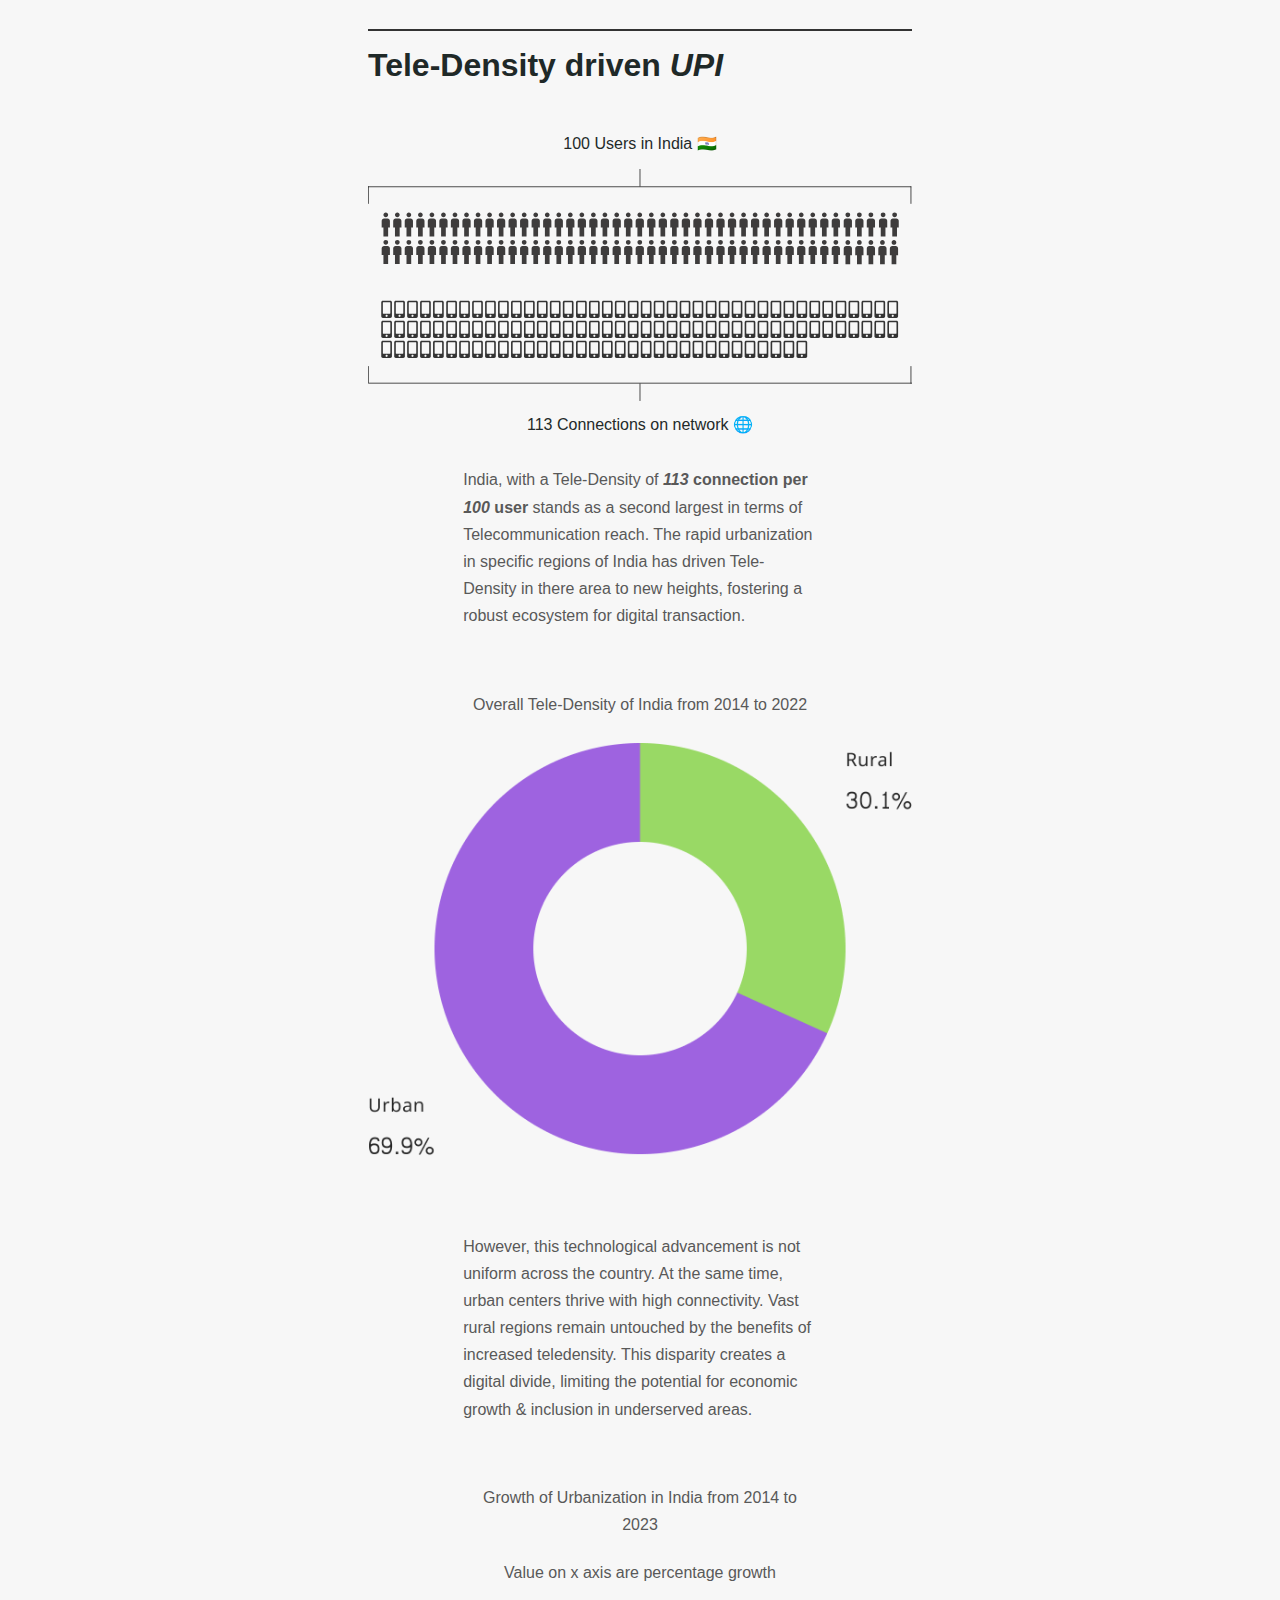
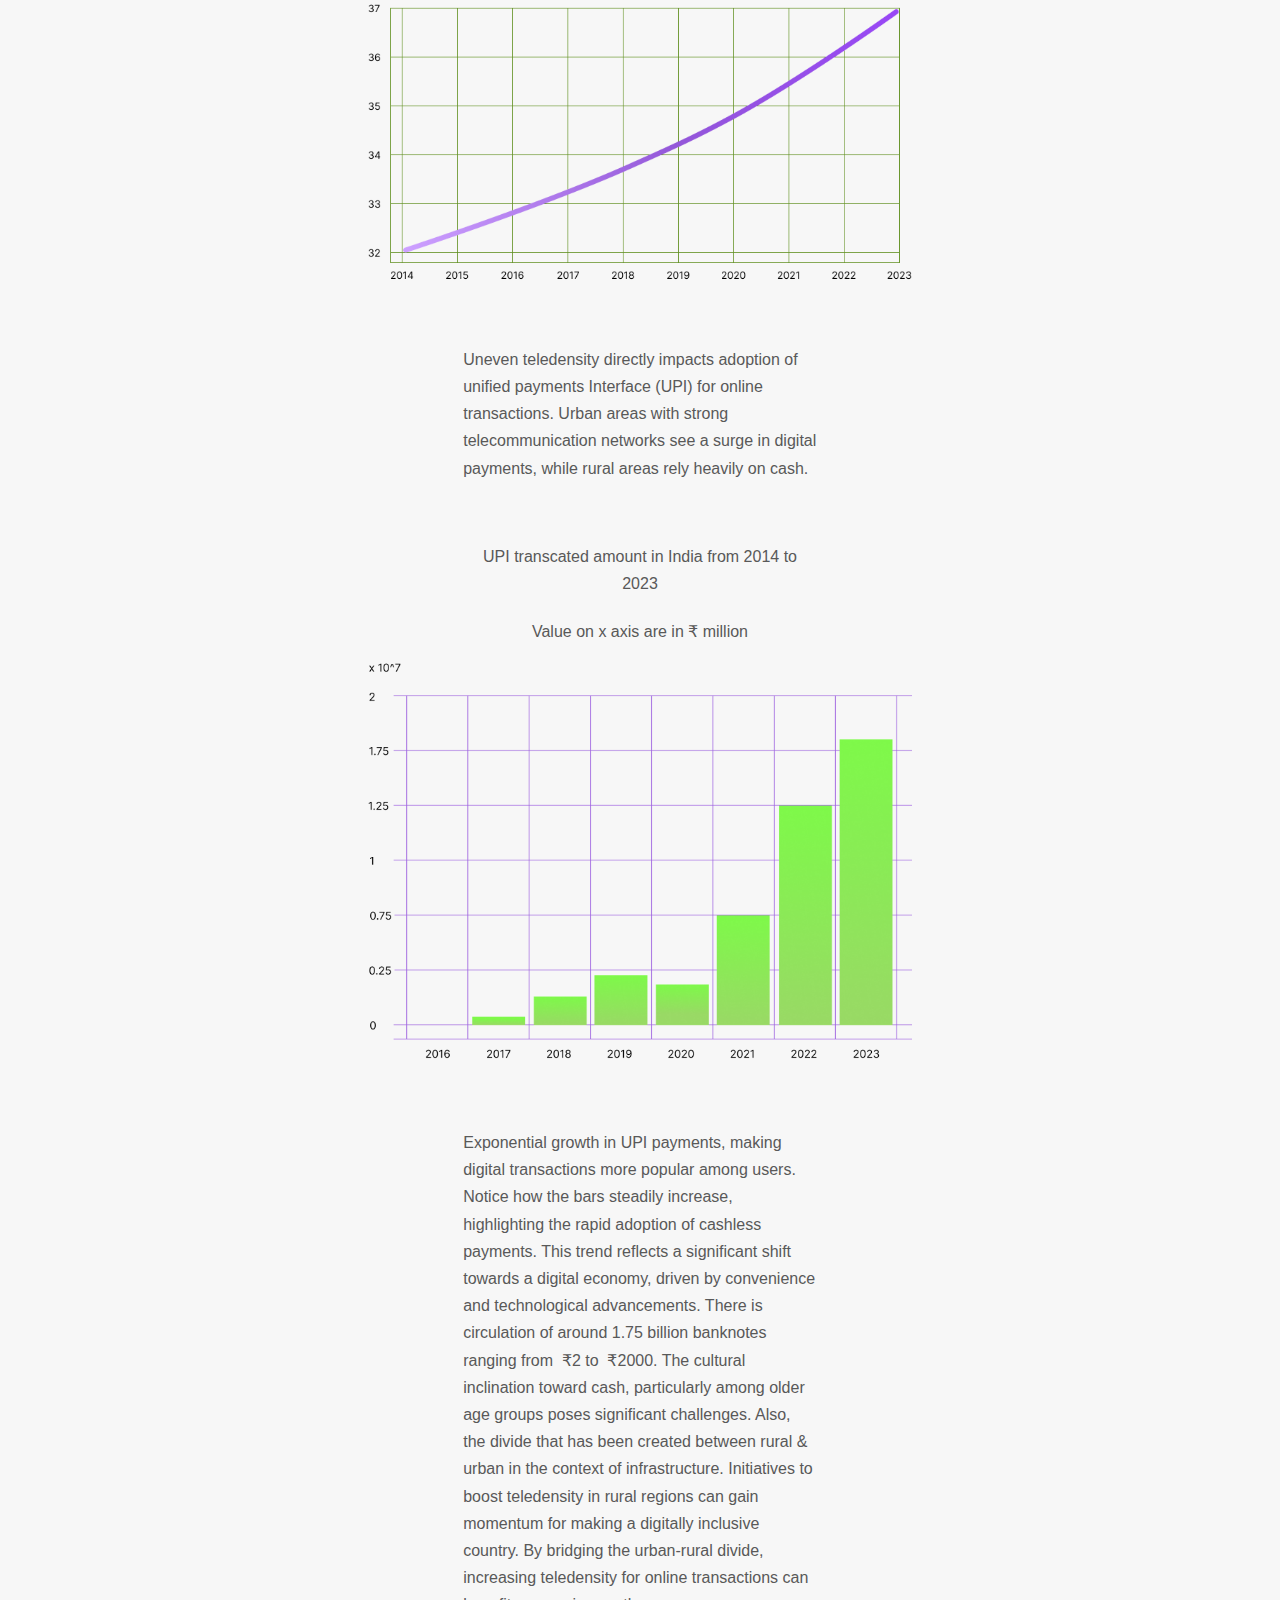
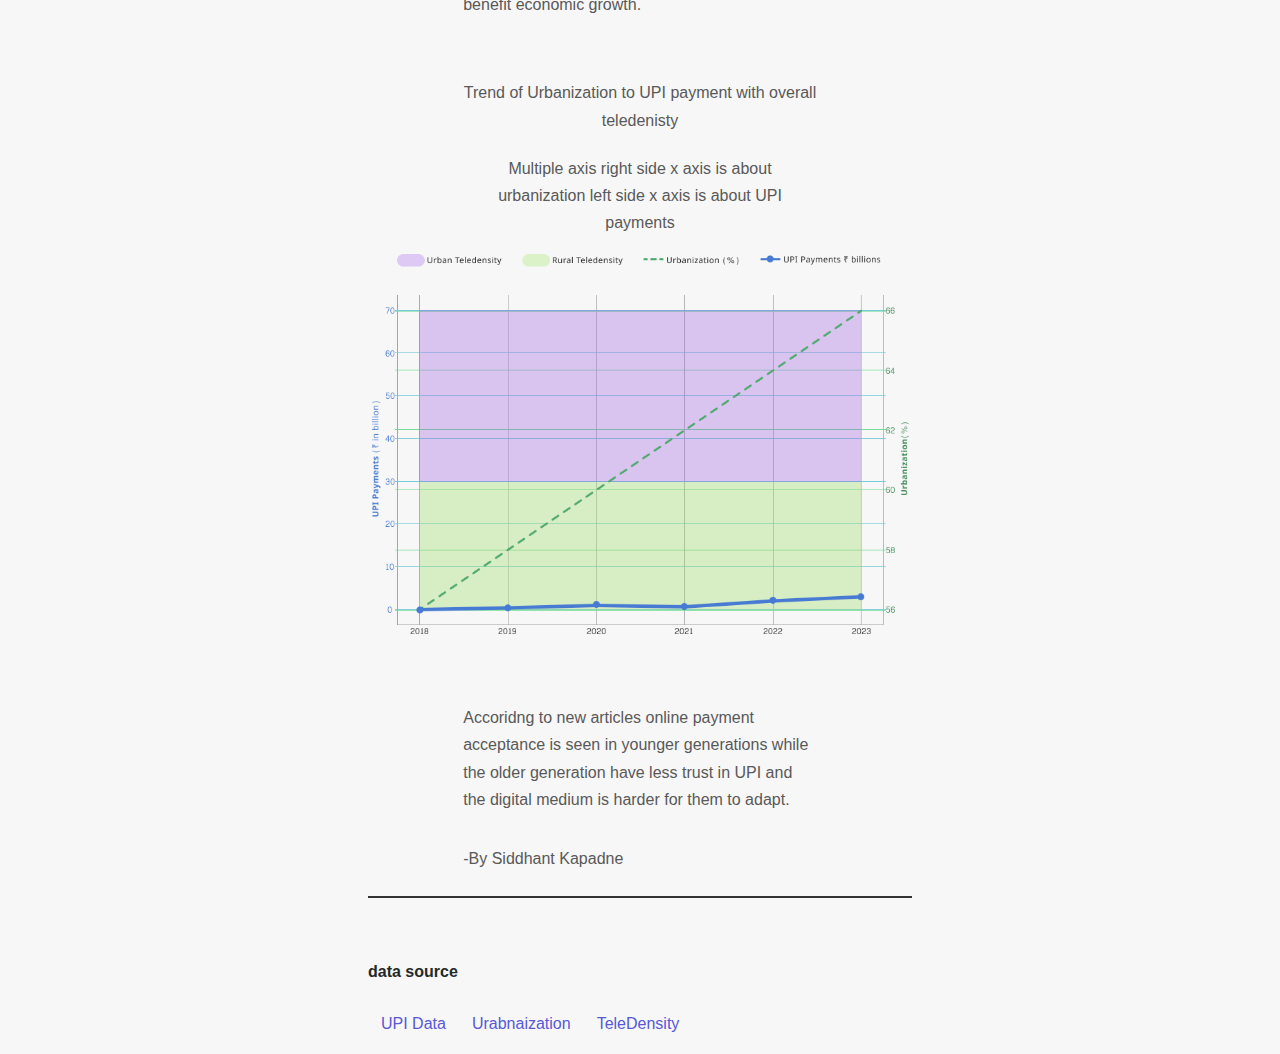
<file: index.html>
<!DOCTYPE html>
<html lang="en">
<head>
  <title>Your Page Title</title>
  <meta charset="utf-8">
  <meta name="viewport" content="width=device-width, initial-scale=1">
  <meta name="author" content="Your name">
  <meta name="description" content="Brief description">
  <meta property="og:title" content="Your Page Title">
  <meta property="og:description" content="Brief description">
  <meta property="og:image" content="/some-image.png">
  <meta property="og:url" content="/this-page.html">
  <meta property="og:site_name" content="Your Site Name">
  <meta name="twitter:card" content="summary_large_image">
  <meta name="twitter:image:alt" content="image description">
  <link href="style.css" rel="stylesheet">
  <link rel="icon" type="image/svg+xml" href="/favicon.svg">
</head>
<body>
  <div class="mainStr">
    <header>
      <h1>
        <hr>
        Tele-Density driven <i>UPI</i>
      </h1>
    </header>
    <div class="headImg">
      <p style="text-align: center; margin-top: 50px;">100 Users in India 🇮🇳 </p>
      <svg style="width: 100%; height:60%"  viewBox="0 0 781 333" fill="none" xmlns="http://www.w3.org/2000/svg">
        <path d="M25.5166 62.3642C26.4128 62.3642 27.2724 62.7297 27.9061 63.3804C28.5398 64.031 28.8959 64.9135 28.8959 65.8336C28.8959 66.7538 28.5398 67.6362 27.9061 68.2869C27.2724 68.9375 26.4128 69.3031 25.5166 69.3031C24.6203 69.3031 23.7608 68.9375 23.127 68.2869C22.4933 67.6362 22.1373 66.7538 22.1373 65.8336C22.1373 64.9135 22.4933 64.031 23.127 63.3804C23.7608 62.7297 24.6203 62.3642 25.5166 62.3642ZM22.9821 71.0378H28.051C28.9473 71.0378 29.8068 71.4033 30.4406 72.0539C31.0743 72.7046 31.4304 73.587 31.4304 74.5072V84.0481H28.8959V97.0584H22.1373V84.0481H19.6028V74.5072C19.6028 73.587 19.9588 72.7046 20.5926 72.0539C21.2263 71.4033 22.0858 71.0378 22.9821 71.0378Z" fill="#3E3C3C"/>
        <path d="M42.0752 62.3641C42.9714 62.3641 43.8309 62.7296 44.4647 63.3803C45.0984 64.0309 45.4545 64.9134 45.4545 65.8335C45.4545 66.7537 45.0984 67.6361 44.4647 68.2868C43.8309 68.9374 42.9714 69.3029 42.0752 69.3029C41.1789 69.3029 40.3194 68.9374 39.6856 68.2868C39.0519 67.6361 38.6959 66.7537 38.6959 65.8335C38.6959 64.9134 39.0519 64.0309 39.6856 63.3803C40.3194 62.7296 41.1789 62.3641 42.0752 62.3641ZM39.5407 71.0376H44.6096C45.5059 71.0376 46.3654 71.4032 46.9992 72.0538C47.6329 72.7045 47.9889 73.5869 47.9889 74.5071V84.048H45.4545V97.0583H38.6959V84.048H36.1614V74.5071C36.1614 73.5869 36.5174 72.7045 37.1512 72.0538C37.7849 71.4032 38.6444 71.0376 39.5407 71.0376Z" fill="#3E3C3C"/>
        <path d="M58.6338 62.3641C59.53 62.3641 60.3895 62.7296 61.0233 63.3803C61.657 64.0309 62.0131 64.9134 62.0131 65.8335C62.0131 66.7537 61.657 67.6361 61.0233 68.2868C60.3895 68.9374 59.53 69.3029 58.6338 69.3029C57.7375 69.3029 56.878 68.9374 56.2442 68.2868C55.6105 67.6361 55.2544 66.7537 55.2544 65.8335C55.2544 64.9134 55.6105 64.0309 56.2442 63.3803C56.878 62.7296 57.7375 62.3641 58.6338 62.3641ZM56.0993 71.0376H61.1682C62.0645 71.0376 62.924 71.4032 63.5578 72.0538C64.1915 72.7045 64.5475 73.5869 64.5475 74.5071V84.048H62.0131V97.0583H55.2544V84.048H52.72V74.5071C52.72 73.5869 53.076 72.7045 53.7097 72.0538C54.3435 71.4032 55.203 71.0376 56.0993 71.0376Z" fill="#3E3C3C"/>
        <path d="M75.1923 62.3641C76.0886 62.3641 76.9481 62.7296 77.5819 63.3803C78.2156 64.0309 78.5717 64.9134 78.5717 65.8335C78.5717 66.7537 78.2156 67.6361 77.5819 68.2868C76.9481 68.9374 76.0886 69.3029 75.1923 69.3029C74.2961 69.3029 73.4366 68.9374 72.8028 68.2868C72.1691 67.6361 71.813 66.7537 71.813 65.8335C71.813 64.9134 72.1691 64.0309 72.8028 63.3803C73.4366 62.7296 74.2961 62.3641 75.1923 62.3641ZM72.6579 71.0376H77.7268C78.6231 71.0376 79.4826 71.4032 80.1164 72.0538C80.7501 72.7045 81.1061 73.5869 81.1061 74.5071V84.048H78.5717V97.0583H71.813V84.048H69.2786V74.5071C69.2786 73.5869 69.6346 72.7045 70.2683 72.0538C70.9021 71.4032 71.7616 71.0376 72.6579 71.0376Z" fill="#3E3C3C"/>
        <path d="M91.7509 62.3641C92.6472 62.3641 93.5067 62.7296 94.1405 63.3803C94.7742 64.0309 95.1302 64.9134 95.1302 65.8335C95.1302 66.7537 94.7742 67.6361 94.1405 68.2868C93.5067 68.9374 92.6472 69.3029 91.7509 69.3029C90.8547 69.3029 89.9952 68.9374 89.3614 68.2868C88.7277 67.6361 88.3716 66.7537 88.3716 65.8335C88.3716 64.9134 88.7277 64.0309 89.3614 63.3803C89.9952 62.7296 90.8547 62.3641 91.7509 62.3641ZM89.2165 71.0376H94.2854C95.1817 71.0376 96.0412 71.4032 96.675 72.0538C97.3087 72.7045 97.6647 73.5869 97.6647 74.5071V84.048H95.1302V97.0583H88.3716V84.048H85.8372V74.5071C85.8372 73.5869 86.1932 72.7045 86.8269 72.0538C87.4607 71.4032 88.3202 71.0376 89.2165 71.0376Z" fill="#3E3C3C"/>
        <path d="M108.31 62.3641C109.206 62.3641 110.065 62.7296 110.699 63.3803C111.333 64.0309 111.689 64.9134 111.689 65.8335C111.689 66.7537 111.333 67.6361 110.699 68.2868C110.065 68.9374 109.206 69.3029 108.31 69.3029C107.413 69.3029 106.554 68.9374 105.92 68.2868C105.286 67.6361 104.93 66.7537 104.93 65.8335C104.93 64.9134 105.286 64.0309 105.92 63.3803C106.554 62.7296 107.413 62.3641 108.31 62.3641ZM105.775 71.0376H110.844C111.74 71.0376 112.6 71.4032 113.234 72.0538C113.867 72.7045 114.223 73.5869 114.223 74.5071V84.048H111.689V97.0583H104.93V84.048H102.396V74.5071C102.396 73.5869 102.752 72.7045 103.386 72.0538C104.019 71.4032 104.879 71.0376 105.775 71.0376Z" fill="#3E3C3C"/>
        <path d="M124.868 62.3641C125.764 62.3641 126.624 62.7296 127.258 63.3803C127.891 64.0309 128.247 64.9134 128.247 65.8335C128.247 66.7537 127.891 67.6361 127.258 68.2868C126.624 68.9374 125.764 69.3029 124.868 69.3029C123.972 69.3029 123.112 68.9374 122.479 68.2868C121.845 67.6361 121.489 66.7537 121.489 65.8335C121.489 64.9134 121.845 64.0309 122.479 63.3803C123.112 62.7296 123.972 62.3641 124.868 62.3641ZM122.334 71.0376H127.403C128.299 71.0376 129.158 71.4032 129.792 72.0538C130.426 72.7045 130.782 73.5869 130.782 74.5071V84.048H128.247V97.0583H121.489V84.048H118.954V74.5071C118.954 73.5869 119.31 72.7045 119.944 72.0538C120.578 71.4032 121.437 71.0376 122.334 71.0376Z" fill="#3E3C3C"/>
        <path d="M141.427 62.3641C142.323 62.3641 143.183 62.7296 143.816 63.3803C144.45 64.0309 144.806 64.9134 144.806 65.8335C144.806 66.7537 144.45 67.6361 143.816 68.2868C143.183 68.9374 142.323 69.3029 141.427 69.3029C140.53 69.3029 139.671 68.9374 139.037 68.2868C138.403 67.6361 138.047 66.7537 138.047 65.8335C138.047 64.9134 138.403 64.0309 139.037 63.3803C139.671 62.7296 140.53 62.3641 141.427 62.3641ZM138.892 71.0376H143.961C144.857 71.0376 145.717 71.4032 146.351 72.0538C146.984 72.7045 147.341 73.5869 147.341 74.5071V84.048H144.806V97.0583H138.047V84.048H135.513V74.5071C135.513 73.5869 135.869 72.7045 136.503 72.0538C137.136 71.4032 137.996 71.0376 138.892 71.0376Z" fill="#3E3C3C"/>
        <path d="M157.985 62.3641C158.882 62.3641 159.741 62.7296 160.375 63.3803C161.009 64.0309 161.365 64.9134 161.365 65.8335C161.365 66.7537 161.009 67.6361 160.375 68.2868C159.741 68.9374 158.882 69.3029 157.985 69.3029C157.089 69.3029 156.23 68.9374 155.596 68.2868C154.962 67.6361 154.606 66.7537 154.606 65.8335C154.606 64.9134 154.962 64.0309 155.596 63.3803C156.23 62.7296 157.089 62.3641 157.985 62.3641ZM155.451 71.0376H160.52C161.416 71.0376 162.276 71.4032 162.909 72.0538C163.543 72.7045 163.899 73.5869 163.899 74.5071V84.048H161.365V97.0583H154.606V84.048H152.072V74.5071C152.072 73.5869 152.428 72.7045 153.061 72.0538C153.695 71.4032 154.555 71.0376 155.451 71.0376Z" fill="#3E3C3C"/>
        <path d="M174.544 62.3641C175.44 62.3641 176.3 62.7296 176.933 63.3803C177.567 64.0309 177.923 64.9134 177.923 65.8335C177.923 66.7537 177.567 67.6361 176.933 68.2868C176.3 68.9374 175.44 69.3029 174.544 69.3029C173.648 69.3029 172.788 68.9374 172.154 68.2868C171.521 67.6361 171.165 66.7537 171.165 65.8335C171.165 64.9134 171.521 64.0309 172.154 63.3803C172.788 62.7296 173.648 62.3641 174.544 62.3641ZM172.009 71.0376H177.078C177.975 71.0376 178.834 71.4032 179.468 72.0538C180.102 72.7045 180.458 73.5869 180.458 74.5071V84.048H177.923V97.0583H171.165V84.048H168.63V74.5071C168.63 73.5869 168.986 72.7045 169.62 72.0538C170.254 71.4032 171.113 71.0376 172.009 71.0376Z" fill="#3E3C3C"/>
        <path d="M191.103 62.3641C191.999 62.3641 192.859 62.7296 193.492 63.3803C194.126 64.0309 194.482 64.9134 194.482 65.8335C194.482 66.7537 194.126 67.6361 193.492 68.2868C192.859 68.9374 191.999 69.3029 191.103 69.3029C190.207 69.3029 189.347 68.9374 188.713 68.2868C188.079 67.6361 187.723 66.7537 187.723 65.8335C187.723 64.9134 188.079 64.0309 188.713 63.3803C189.347 62.7296 190.207 62.3641 191.103 62.3641ZM188.568 71.0376H193.637C194.533 71.0376 195.393 71.4032 196.027 72.0538C196.661 72.7045 197.017 73.5869 197.017 74.5071V84.048H194.482V97.0583H187.723V84.048H185.189V74.5071C185.189 73.5869 185.545 72.7045 186.179 72.0538C186.812 71.4032 187.672 71.0376 188.568 71.0376Z" fill="#3E3C3C"/>
        <path d="M207.661 62.3641C208.557 62.3641 209.417 62.7296 210.051 63.3803C210.684 64.0309 211.04 64.9134 211.04 65.8335C211.04 66.7537 210.684 67.6361 210.051 68.2868C209.417 68.9374 208.557 69.3029 207.661 69.3029C206.765 69.3029 205.905 68.9374 205.272 68.2868C204.638 67.6361 204.282 66.7537 204.282 65.8335C204.282 64.9134 204.638 64.0309 205.272 63.3803C205.905 62.7296 206.765 62.3641 207.661 62.3641ZM205.127 71.0376H210.196C211.092 71.0376 211.951 71.4032 212.585 72.0538C213.219 72.7045 213.575 73.5869 213.575 74.5071V84.048H211.04V97.0583H204.282V84.048H201.747V74.5071C201.747 73.5869 202.103 72.7045 202.737 72.0538C203.371 71.4032 204.23 71.0376 205.127 71.0376Z" fill="#3E3C3C"/>
        <path d="M224.219 62.3641C225.116 62.3641 225.975 62.7296 226.609 63.3803C227.243 64.0309 227.599 64.9134 227.599 65.8335C227.599 66.7537 227.243 67.6361 226.609 68.2868C225.975 68.9374 225.116 69.3029 224.219 69.3029C223.323 69.3029 222.464 68.9374 221.83 68.2868C221.196 67.6361 220.84 66.7537 220.84 65.8335C220.84 64.9134 221.196 64.0309 221.83 63.3803C222.464 62.7296 223.323 62.3641 224.219 62.3641ZM221.685 71.0376H226.754C227.65 71.0376 228.51 71.4032 229.143 72.0538C229.777 72.7045 230.133 73.5869 230.133 74.5071V84.048H227.599V97.0583H220.84V84.048H218.306V74.5071C218.306 73.5869 218.662 72.7045 219.295 72.0538C219.929 71.4032 220.789 71.0376 221.685 71.0376Z" fill="#3E3C3C"/>
        <path d="M240.778 62.3641C241.675 62.3641 242.534 62.7296 243.168 63.3803C243.802 64.0309 244.158 64.9134 244.158 65.8335C244.158 66.7537 243.802 67.6361 243.168 68.2868C242.534 68.9374 241.675 69.3029 240.778 69.3029C239.882 69.3029 239.023 68.9374 238.389 68.2868C237.755 67.6361 237.399 66.7537 237.399 65.8335C237.399 64.9134 237.755 64.0309 238.389 63.3803C239.023 62.7296 239.882 62.3641 240.778 62.3641ZM238.244 71.0376H243.313C244.209 71.0376 245.069 71.4032 245.702 72.0538C246.336 72.7045 246.692 73.5869 246.692 74.5071V84.048H244.158V97.0583H237.399V84.048H234.865V74.5071C234.865 73.5869 235.221 72.7045 235.854 72.0538C236.488 71.4032 237.348 71.0376 238.244 71.0376Z" fill="#3E3C3C"/>
        <path d="M257.337 62.3641C258.233 62.3641 259.093 62.7296 259.726 63.3803C260.36 64.0309 260.716 64.9134 260.716 65.8335C260.716 66.7537 260.36 67.6361 259.726 68.2868C259.093 68.9374 258.233 69.3029 257.337 69.3029C256.441 69.3029 255.581 68.9374 254.947 68.2868C254.314 67.6361 253.958 66.7537 253.958 65.8335C253.958 64.9134 254.314 64.0309 254.947 63.3803C255.581 62.7296 256.441 62.3641 257.337 62.3641ZM254.802 71.0376H259.871C260.768 71.0376 261.627 71.4032 262.261 72.0538C262.895 72.7045 263.251 73.5869 263.251 74.5071V84.048H260.716V97.0583H253.958V84.048H251.423V74.5071C251.423 73.5869 251.779 72.7045 252.413 72.0538C253.047 71.4032 253.906 71.0376 254.802 71.0376Z" fill="#3E3C3C"/>
        <path d="M273.895 62.3641C274.792 62.3641 275.651 62.7296 276.285 63.3803C276.919 64.0309 277.275 64.9134 277.275 65.8335C277.275 66.7537 276.919 67.6361 276.285 68.2868C275.651 68.9374 274.792 69.3029 273.895 69.3029C272.999 69.3029 272.14 68.9374 271.506 68.2868C270.872 67.6361 270.516 66.7537 270.516 65.8335C270.516 64.9134 270.872 64.0309 271.506 63.3803C272.14 62.7296 272.999 62.3641 273.895 62.3641ZM271.361 71.0376H276.43C277.326 71.0376 278.186 71.4032 278.819 72.0538C279.453 72.7045 279.809 73.5869 279.809 74.5071V84.048H277.275V97.0583H270.516V84.048H267.982V74.5071C267.982 73.5869 268.338 72.7045 268.971 72.0538C269.605 71.4032 270.465 71.0376 271.361 71.0376Z" fill="#3E3C3C"/>
        <path d="M290.454 62.3641C291.35 62.3641 292.21 62.7296 292.844 63.3803C293.477 64.0309 293.833 64.9134 293.833 65.8335C293.833 66.7537 293.477 67.6361 292.844 68.2868C292.21 68.9374 291.35 69.3029 290.454 69.3029C289.558 69.3029 288.698 68.9374 288.065 68.2868C287.431 67.6361 287.075 66.7537 287.075 65.8335C287.075 64.9134 287.431 64.0309 288.065 63.3803C288.698 62.7296 289.558 62.3641 290.454 62.3641ZM287.92 71.0376H292.989C293.885 71.0376 294.744 71.4032 295.378 72.0538C296.012 72.7045 296.368 73.5869 296.368 74.5071V84.048H293.833V97.0583H287.075V84.048H284.54V74.5071C284.54 73.5869 284.896 72.7045 285.53 72.0538C286.164 71.4032 287.023 71.0376 287.92 71.0376Z" fill="#3E3C3C"/>
        <path d="M307.013 62.3641C307.909 62.3641 308.768 62.7296 309.402 63.3803C310.036 64.0309 310.392 64.9134 310.392 65.8335C310.392 66.7537 310.036 67.6361 309.402 68.2868C308.768 68.9374 307.909 69.3029 307.013 69.3029C306.116 69.3029 305.257 68.9374 304.623 68.2868C303.989 67.6361 303.633 66.7537 303.633 65.8335C303.633 64.9134 303.989 64.0309 304.623 63.3803C305.257 62.7296 306.116 62.3641 307.013 62.3641ZM304.478 71.0376H309.547C310.443 71.0376 311.303 71.4032 311.937 72.0538C312.57 72.7045 312.926 73.5869 312.926 74.5071V84.048H310.392V97.0583H303.633V84.048H301.099V74.5071C301.099 73.5869 301.455 72.7045 302.089 72.0538C302.722 71.4032 303.582 71.0376 304.478 71.0376Z" fill="#3E3C3C"/>
        <path d="M323.571 62.3641C324.468 62.3641 325.327 62.7296 325.961 63.3803C326.595 64.0309 326.951 64.9134 326.951 65.8335C326.951 66.7537 326.595 67.6361 325.961 68.2868C325.327 68.9374 324.468 69.3029 323.571 69.3029C322.675 69.3029 321.816 68.9374 321.182 68.2868C320.548 67.6361 320.192 66.7537 320.192 65.8335C320.192 64.9134 320.548 64.0309 321.182 63.3803C321.816 62.7296 322.675 62.3641 323.571 62.3641ZM321.037 71.0376H326.106C327.002 71.0376 327.862 71.4032 328.496 72.0538C329.129 72.7045 329.485 73.5869 329.485 74.5071V84.048H326.951V97.0583H320.192V84.048H317.658V74.5071C317.658 73.5869 318.014 72.7045 318.647 72.0538C319.281 71.4032 320.141 71.0376 321.037 71.0376Z" fill="#3E3C3C"/>
        <path d="M340.13 62.3641C341.026 62.3641 341.886 62.7296 342.52 63.3803C343.153 64.0309 343.509 64.9134 343.509 65.8335C343.509 66.7537 343.153 67.6361 342.52 68.2868C341.886 68.9374 341.026 69.3029 340.13 69.3029C339.234 69.3029 338.374 68.9374 337.741 68.2868C337.107 67.6361 336.751 66.7537 336.751 65.8335C336.751 64.9134 337.107 64.0309 337.741 63.3803C338.374 62.7296 339.234 62.3641 340.13 62.3641ZM337.596 71.0376H342.665C343.561 71.0376 344.42 71.4032 345.054 72.0538C345.688 72.7045 346.044 73.5869 346.044 74.5071V84.048H343.509V97.0583H336.751V84.048H334.216V74.5071C334.216 73.5869 334.572 72.7045 335.206 72.0538C335.84 71.4032 336.699 71.0376 337.596 71.0376Z" fill="#3E3C3C"/>
        <path d="M25.5166 101.789C26.4128 101.789 27.2724 102.155 27.9061 102.805C28.5398 103.456 28.8959 104.339 28.8959 105.259C28.8959 106.179 28.5398 107.061 27.9061 107.712C27.2724 108.363 26.4128 108.728 25.5166 108.728C24.6203 108.728 23.7608 108.363 23.127 107.712C22.4933 107.061 22.1373 106.179 22.1373 105.259C22.1373 104.339 22.4933 103.456 23.127 102.805C23.7608 102.155 24.6203 101.789 25.5166 101.789ZM22.9821 110.463H28.051C28.9473 110.463 29.8068 110.828 30.4406 111.479C31.0743 112.13 31.4304 113.012 31.4304 113.932V123.473H28.8959V136.484H22.1373V123.473H19.6028V113.932C19.6028 113.012 19.9588 112.13 20.5926 111.479C21.2263 110.828 22.0858 110.463 22.9821 110.463Z" fill="#3E3C3C"/>
        <path d="M42.0754 101.789C42.9717 101.789 43.8312 102.155 44.4649 102.805C45.0987 103.456 45.4547 104.339 45.4547 105.259C45.4547 106.179 45.0987 107.061 44.4649 107.712C43.8312 108.363 42.9717 108.728 42.0754 108.728C41.1792 108.728 40.3196 108.363 39.6859 107.712C39.0521 107.061 38.6961 106.179 38.6961 105.259C38.6961 104.339 39.0521 103.456 39.6859 102.805C40.3196 102.155 41.1792 101.789 42.0754 101.789ZM39.5409 110.463H44.6099C45.5061 110.463 46.3657 110.828 46.9994 111.479C47.6332 112.13 47.9892 113.012 47.9892 113.932V123.473H45.4547V136.484H38.6961V123.473H36.1616V113.932C36.1616 113.012 36.5177 112.13 37.1514 111.479C37.7851 110.828 38.6447 110.463 39.5409 110.463Z" fill="#3E3C3C"/>
        <path d="M58.6338 101.789C59.53 101.789 60.3895 102.155 61.0233 102.805C61.657 103.456 62.0131 104.339 62.0131 105.259C62.0131 106.179 61.657 107.061 61.0233 107.712C60.3895 108.363 59.53 108.728 58.6338 108.728C57.7375 108.728 56.878 108.363 56.2442 107.712C55.6105 107.061 55.2544 106.179 55.2544 105.259C55.2544 104.339 55.6105 103.456 56.2442 102.805C56.878 102.155 57.7375 101.789 58.6338 101.789ZM56.0993 110.463H61.1682C62.0645 110.463 62.924 110.828 63.5578 111.479C64.1915 112.13 64.5475 113.012 64.5475 113.932V123.473H62.0131V136.484H55.2544V123.473H52.72V113.932C52.72 113.012 53.076 112.13 53.7097 111.479C54.3435 110.828 55.203 110.463 56.0993 110.463Z" fill="#3E3C3C"/>
        <path d="M75.1923 101.789C76.0886 101.789 76.9481 102.155 77.5819 102.805C78.2156 103.456 78.5717 104.339 78.5717 105.259C78.5717 106.179 78.2156 107.061 77.5819 107.712C76.9481 108.363 76.0886 108.728 75.1923 108.728C74.2961 108.728 73.4366 108.363 72.8028 107.712C72.1691 107.061 71.813 106.179 71.813 105.259C71.813 104.339 72.1691 103.456 72.8028 102.805C73.4366 102.155 74.2961 101.789 75.1923 101.789ZM72.6579 110.463H77.7268C78.6231 110.463 79.4826 110.828 80.1164 111.479C80.7501 112.13 81.1061 113.012 81.1061 113.932V123.473H78.5717V136.484H71.813V123.473H69.2786V113.932C69.2786 113.012 69.6346 112.13 70.2683 111.479C70.9021 110.828 71.7616 110.463 72.6579 110.463Z" fill="#3E3C3C"/>
        <path d="M91.7512 101.789C92.6474 101.789 93.507 102.155 94.1407 102.805C94.7745 103.456 95.1305 104.339 95.1305 105.259C95.1305 106.179 94.7745 107.061 94.1407 107.712C93.507 108.363 92.6474 108.728 91.7512 108.728C90.8549 108.728 89.9954 108.363 89.3617 107.712C88.7279 107.061 88.3719 106.179 88.3719 105.259C88.3719 104.339 88.7279 103.456 89.3617 102.805C89.9954 102.155 90.8549 101.789 91.7512 101.789ZM89.2167 110.463H94.2857C95.1819 110.463 96.0415 110.828 96.6752 111.479C97.3089 112.13 97.665 113.012 97.665 113.932V123.473H95.1305V136.484H88.3719V123.473H85.8374V113.932C85.8374 113.012 86.1934 112.13 86.8272 111.479C87.4609 110.828 88.3205 110.463 89.2167 110.463Z" fill="#3E3C3C"/>
        <path d="M108.31 101.789C109.206 101.789 110.066 102.155 110.699 102.805C111.333 103.456 111.689 104.339 111.689 105.259C111.689 106.179 111.333 107.061 110.699 107.712C110.066 108.363 109.206 108.728 108.31 108.728C107.414 108.728 106.554 108.363 105.92 107.712C105.287 107.061 104.93 106.179 104.93 105.259C104.93 104.339 105.287 103.456 105.92 102.805C106.554 102.155 107.414 101.789 108.31 101.789ZM105.775 110.463H110.844C111.741 110.463 112.6 110.828 113.234 111.479C113.868 112.13 114.224 113.012 114.224 113.932V123.473H111.689V136.484H104.93V123.473H102.396V113.932C102.396 113.012 102.752 112.13 103.386 111.479C104.02 110.828 104.879 110.463 105.775 110.463Z" fill="#3E3C3C"/>
        <path d="M124.868 101.789C125.764 101.789 126.624 102.155 127.258 102.805C127.891 103.456 128.247 104.339 128.247 105.259C128.247 106.179 127.891 107.061 127.258 107.712C126.624 108.363 125.764 108.728 124.868 108.728C123.972 108.728 123.112 108.363 122.479 107.712C121.845 107.061 121.489 106.179 121.489 105.259C121.489 104.339 121.845 103.456 122.479 102.805C123.112 102.155 123.972 101.789 124.868 101.789ZM122.334 110.463H127.403C128.299 110.463 129.158 110.828 129.792 111.479C130.426 112.13 130.782 113.012 130.782 113.932V123.473H128.247V136.484H121.489V123.473H118.954V113.932C118.954 113.012 119.31 112.13 119.944 111.479C120.578 110.828 121.437 110.463 122.334 110.463Z" fill="#3E3C3C"/>
        <path d="M141.427 101.789C142.323 101.789 143.183 102.155 143.816 102.805C144.45 103.456 144.806 104.339 144.806 105.259C144.806 106.179 144.45 107.061 143.816 107.712C143.183 108.363 142.323 108.728 141.427 108.728C140.53 108.728 139.671 108.363 139.037 107.712C138.403 107.061 138.047 106.179 138.047 105.259C138.047 104.339 138.403 103.456 139.037 102.805C139.671 102.155 140.53 101.789 141.427 101.789ZM138.892 110.463H143.961C144.857 110.463 145.717 110.828 146.351 111.479C146.984 112.13 147.341 113.012 147.341 113.932V123.473H144.806V136.484H138.047V123.473H135.513V113.932C135.513 113.012 135.869 112.13 136.503 111.479C137.136 110.828 137.996 110.463 138.892 110.463Z" fill="#3E3C3C"/>
        <path d="M157.986 101.789C158.882 101.789 159.741 102.155 160.375 102.805C161.009 103.456 161.365 104.339 161.365 105.259C161.365 106.179 161.009 107.061 160.375 107.712C159.741 108.363 158.882 108.728 157.986 108.728C157.089 108.728 156.23 108.363 155.596 107.712C154.962 107.061 154.606 106.179 154.606 105.259C154.606 104.339 154.962 103.456 155.596 102.805C156.23 102.155 157.089 101.789 157.986 101.789ZM155.451 110.463H160.52C161.416 110.463 162.276 110.828 162.91 111.479C163.543 112.13 163.899 113.012 163.899 113.932V123.473H161.365V136.484H154.606V123.473H152.072V113.932C152.072 113.012 152.428 112.13 153.062 111.479C153.695 110.828 154.555 110.463 155.451 110.463Z" fill="#3E3C3C"/>
        <path d="M174.544 101.789C175.44 101.789 176.3 102.155 176.933 102.805C177.567 103.456 177.923 104.339 177.923 105.259C177.923 106.179 177.567 107.061 176.933 107.712C176.3 108.363 175.44 108.728 174.544 108.728C173.648 108.728 172.788 108.363 172.154 107.712C171.521 107.061 171.165 106.179 171.165 105.259C171.165 104.339 171.521 103.456 172.154 102.805C172.788 102.155 173.648 101.789 174.544 101.789ZM172.009 110.463H177.078C177.975 110.463 178.834 110.828 179.468 111.479C180.102 112.13 180.458 113.012 180.458 113.932V123.473H177.923V136.484H171.165V123.473H168.63V113.932C168.63 113.012 168.986 112.13 169.62 111.479C170.254 110.828 171.113 110.463 172.009 110.463Z" fill="#3E3C3C"/>
        <path d="M191.103 101.789C191.999 101.789 192.859 102.155 193.492 102.805C194.126 103.456 194.482 104.339 194.482 105.259C194.482 106.179 194.126 107.061 193.492 107.712C192.859 108.363 191.999 108.728 191.103 108.728C190.207 108.728 189.347 108.363 188.713 107.712C188.079 107.061 187.723 106.179 187.723 105.259C187.723 104.339 188.079 103.456 188.713 102.805C189.347 102.155 190.207 101.789 191.103 101.789ZM188.568 110.463H193.637C194.533 110.463 195.393 110.828 196.027 111.479C196.661 112.13 197.017 113.012 197.017 113.932V123.473H194.482V136.484H187.723V123.473H185.189V113.932C185.189 113.012 185.545 112.13 186.179 111.479C186.812 110.828 187.672 110.463 188.568 110.463Z" fill="#3E3C3C"/>
        <path d="M207.661 101.789C208.557 101.789 209.417 102.155 210.051 102.805C210.684 103.456 211.04 104.339 211.04 105.259C211.04 106.179 210.684 107.061 210.051 107.712C209.417 108.363 208.557 108.728 207.661 108.728C206.765 108.728 205.905 108.363 205.272 107.712C204.638 107.061 204.282 106.179 204.282 105.259C204.282 104.339 204.638 103.456 205.272 102.805C205.905 102.155 206.765 101.789 207.661 101.789ZM205.127 110.463H210.196C211.092 110.463 211.951 110.828 212.585 111.479C213.219 112.13 213.575 113.012 213.575 113.932V123.473H211.04V136.484H204.282V123.473H201.747V113.932C201.747 113.012 202.103 112.13 202.737 111.479C203.371 110.828 204.23 110.463 205.127 110.463Z" fill="#3E3C3C"/>
        <path d="M224.219 101.789C225.116 101.789 225.975 102.155 226.609 102.805C227.243 103.456 227.599 104.339 227.599 105.259C227.599 106.179 227.243 107.061 226.609 107.712C225.975 108.363 225.116 108.728 224.219 108.728C223.323 108.728 222.464 108.363 221.83 107.712C221.196 107.061 220.84 106.179 220.84 105.259C220.84 104.339 221.196 103.456 221.83 102.805C222.464 102.155 223.323 101.789 224.219 101.789ZM221.685 110.463H226.754C227.65 110.463 228.51 110.828 229.143 111.479C229.777 112.13 230.133 113.012 230.133 113.932V123.473H227.599V136.484H220.84V123.473H218.306V113.932C218.306 113.012 218.662 112.13 219.295 111.479C219.929 110.828 220.789 110.463 221.685 110.463Z" fill="#3E3C3C"/>
        <path d="M240.778 101.789C241.675 101.789 242.534 102.155 243.168 102.805C243.802 103.456 244.158 104.339 244.158 105.259C244.158 106.179 243.802 107.061 243.168 107.712C242.534 108.363 241.675 108.728 240.778 108.728C239.882 108.728 239.023 108.363 238.389 107.712C237.755 107.061 237.399 106.179 237.399 105.259C237.399 104.339 237.755 103.456 238.389 102.805C239.023 102.155 239.882 101.789 240.778 101.789ZM238.244 110.463H243.313C244.209 110.463 245.069 110.828 245.702 111.479C246.336 112.13 246.692 113.012 246.692 113.932V123.473H244.158V136.484H237.399V123.473H234.865V113.932C234.865 113.012 235.221 112.13 235.854 111.479C236.488 110.828 237.348 110.463 238.244 110.463Z" fill="#3E3C3C"/>
        <path d="M257.337 101.789C258.233 101.789 259.093 102.155 259.726 102.805C260.36 103.456 260.716 104.339 260.716 105.259C260.716 106.179 260.36 107.061 259.726 107.712C259.093 108.363 258.233 108.728 257.337 108.728C256.441 108.728 255.581 108.363 254.947 107.712C254.314 107.061 253.958 106.179 253.958 105.259C253.958 104.339 254.314 103.456 254.947 102.805C255.581 102.155 256.441 101.789 257.337 101.789ZM254.802 110.463H259.871C260.768 110.463 261.627 110.828 262.261 111.479C262.895 112.13 263.251 113.012 263.251 113.932V123.473H260.716V136.484H253.958V123.473H251.423V113.932C251.423 113.012 251.779 112.13 252.413 111.479C253.047 110.828 253.906 110.463 254.802 110.463Z" fill="#3E3C3C"/>
        <path d="M273.895 101.789C274.792 101.789 275.651 102.155 276.285 102.805C276.919 103.456 277.275 104.339 277.275 105.259C277.275 106.179 276.919 107.061 276.285 107.712C275.651 108.363 274.792 108.728 273.895 108.728C272.999 108.728 272.14 108.363 271.506 107.712C270.872 107.061 270.516 106.179 270.516 105.259C270.516 104.339 270.872 103.456 271.506 102.805C272.14 102.155 272.999 101.789 273.895 101.789ZM271.361 110.463H276.43C277.326 110.463 278.186 110.828 278.819 111.479C279.453 112.13 279.809 113.012 279.809 113.932V123.473H277.275V136.484H270.516V123.473H267.982V113.932C267.982 113.012 268.338 112.13 268.971 111.479C269.605 110.828 270.465 110.463 271.361 110.463Z" fill="#3E3C3C"/>
        <path d="M290.454 101.789C291.35 101.789 292.21 102.155 292.844 102.805C293.477 103.456 293.833 104.339 293.833 105.259C293.833 106.179 293.477 107.061 292.844 107.712C292.21 108.363 291.35 108.728 290.454 108.728C289.558 108.728 288.698 108.363 288.065 107.712C287.431 107.061 287.075 106.179 287.075 105.259C287.075 104.339 287.431 103.456 288.065 102.805C288.698 102.155 289.558 101.789 290.454 101.789ZM287.92 110.463H292.989C293.885 110.463 294.744 110.828 295.378 111.479C296.012 112.13 296.368 113.012 296.368 113.932V123.473H293.833V136.484H287.075V123.473H284.54V113.932C284.54 113.012 284.896 112.13 285.53 111.479C286.164 110.828 287.023 110.463 287.92 110.463Z" fill="#3E3C3C"/>
        <path d="M307.013 101.789C307.909 101.789 308.768 102.155 309.402 102.805C310.036 103.456 310.392 104.339 310.392 105.259C310.392 106.179 310.036 107.061 309.402 107.712C308.768 108.363 307.909 108.728 307.013 108.728C306.116 108.728 305.257 108.363 304.623 107.712C303.989 107.061 303.633 106.179 303.633 105.259C303.633 104.339 303.989 103.456 304.623 102.805C305.257 102.155 306.116 101.789 307.013 101.789ZM304.478 110.463H309.547C310.443 110.463 311.303 110.828 311.937 111.479C312.57 112.13 312.926 113.012 312.926 113.932V123.473H310.392V136.484H303.633V123.473H301.099V113.932C301.099 113.012 301.455 112.13 302.089 111.479C302.722 110.828 303.582 110.463 304.478 110.463Z" fill="#3E3C3C"/>
        <path d="M323.571 101.789C324.468 101.789 325.327 102.155 325.961 102.805C326.595 103.456 326.951 104.339 326.951 105.259C326.951 106.179 326.595 107.061 325.961 107.712C325.327 108.363 324.468 108.728 323.571 108.728C322.675 108.728 321.816 108.363 321.182 107.712C320.548 107.061 320.192 106.179 320.192 105.259C320.192 104.339 320.548 103.456 321.182 102.805C321.816 102.155 322.675 101.789 323.571 101.789ZM321.037 110.463H326.106C327.002 110.463 327.862 110.828 328.496 111.479C329.129 112.13 329.485 113.012 329.485 113.932V123.473H326.951V136.484H320.192V123.473H317.658V113.932C317.658 113.012 318.014 112.13 318.647 111.479C319.281 110.828 320.141 110.463 321.037 110.463Z" fill="#3E3C3C"/>
        <path d="M340.13 101.789C341.026 101.789 341.886 102.155 342.52 102.805C343.153 103.456 343.509 104.339 343.509 105.259C343.509 106.179 343.153 107.061 342.52 107.712C341.886 108.363 341.026 108.728 340.13 108.728C339.234 108.728 338.374 108.363 337.741 107.712C337.107 107.061 336.751 106.179 336.751 105.259C336.751 104.339 337.107 103.456 337.741 102.805C338.374 102.155 339.234 101.789 340.13 101.789ZM337.596 110.463H342.665C343.561 110.463 344.42 110.828 345.054 111.479C345.688 112.13 346.044 113.012 346.044 113.932V123.473H343.509V136.484H336.751V123.473H334.216V113.932C334.216 113.012 334.572 112.13 335.206 111.479C335.84 110.828 336.699 110.463 337.596 110.463Z" fill="#3E3C3C"/>
        <path d="M357.062 62.3641C357.958 62.3641 358.818 62.7296 359.451 63.3803C360.085 64.0309 360.441 64.9134 360.441 65.8335C360.441 66.7537 360.085 67.6361 359.451 68.2868C358.818 68.9374 357.958 69.3029 357.062 69.3029C356.165 69.3029 355.306 68.9374 354.672 68.2868C354.038 67.6361 353.682 66.7537 353.682 65.8335C353.682 64.9134 354.038 64.0309 354.672 63.3803C355.306 62.7296 356.165 62.3641 357.062 62.3641ZM354.527 71.0376H359.596C360.492 71.0376 361.352 71.4032 361.986 72.0538C362.619 72.7045 362.976 73.5869 362.976 74.5071V84.048H360.441V97.0583H353.682V84.048H351.148V74.5071C351.148 73.5869 351.504 72.7045 352.138 72.0538C352.771 71.4032 353.631 71.0376 354.527 71.0376Z" fill="#3E3C3C"/>
        <path d="M373.62 62.3641C374.516 62.3641 375.376 62.7296 376.01 63.3803C376.643 64.0309 376.999 64.9134 376.999 65.8335C376.999 66.7537 376.643 67.6361 376.01 68.2868C375.376 68.9374 374.516 69.3029 373.62 69.3029C372.724 69.3029 371.864 68.9374 371.231 68.2868C370.597 67.6361 370.241 66.7537 370.241 65.8335C370.241 64.9134 370.597 64.0309 371.231 63.3803C371.864 62.7296 372.724 62.3641 373.62 62.3641ZM371.086 71.0376H376.155C377.051 71.0376 377.91 71.4032 378.544 72.0538C379.178 72.7045 379.534 73.5869 379.534 74.5071V84.048H376.999V97.0583H370.241V84.048H367.706V74.5071C367.706 73.5869 368.062 72.7045 368.696 72.0538C369.33 71.4032 370.189 71.0376 371.086 71.0376Z" fill="#3E3C3C"/>
        <path d="M390.179 62.3641C391.075 62.3641 391.935 62.7296 392.568 63.3803C393.202 64.0309 393.558 64.9134 393.558 65.8335C393.558 66.7537 393.202 67.6361 392.568 68.2868C391.935 68.9374 391.075 69.3029 390.179 69.3029C389.283 69.3029 388.423 68.9374 387.789 68.2868C387.156 67.6361 386.8 66.7537 386.8 65.8335C386.8 64.9134 387.156 64.0309 387.789 63.3803C388.423 62.7296 389.283 62.3641 390.179 62.3641ZM387.644 71.0376H392.713C393.61 71.0376 394.469 71.4032 395.103 72.0538C395.737 72.7045 396.093 73.5869 396.093 74.5071V84.048H393.558V97.0583H386.8V84.048H384.265V74.5071C384.265 73.5869 384.621 72.7045 385.255 72.0538C385.889 71.4032 386.748 71.0376 387.644 71.0376Z" fill="#3E3C3C"/>
        <path d="M406.737 62.3641C407.634 62.3641 408.493 62.7296 409.127 63.3803C409.761 64.0309 410.117 64.9134 410.117 65.8335C410.117 66.7537 409.761 67.6361 409.127 68.2868C408.493 68.9374 407.634 69.3029 406.737 69.3029C405.841 69.3029 404.981 68.9374 404.348 68.2868C403.714 67.6361 403.358 66.7537 403.358 65.8335C403.358 64.9134 403.714 64.0309 404.348 63.3803C404.981 62.7296 405.841 62.3641 406.737 62.3641ZM404.203 71.0376H409.272C410.168 71.0376 411.028 71.4032 411.661 72.0538C412.295 72.7045 412.651 73.5869 412.651 74.5071V84.048H410.117V97.0583H403.358V84.048H400.823V74.5071C400.823 73.5869 401.18 72.7045 401.813 72.0538C402.447 71.4032 403.307 71.0376 404.203 71.0376Z" fill="#3E3C3C"/>
        <path d="M423.296 62.3641C424.192 62.3641 425.052 62.7296 425.685 63.3803C426.319 64.0309 426.675 64.9134 426.675 65.8335C426.675 66.7537 426.319 67.6361 425.685 68.2868C425.052 68.9374 424.192 69.3029 423.296 69.3029C422.4 69.3029 421.54 68.9374 420.906 68.2868C420.273 67.6361 419.917 66.7537 419.917 65.8335C419.917 64.9134 420.273 64.0309 420.906 63.3803C421.54 62.7296 422.4 62.3641 423.296 62.3641ZM420.761 71.0376H425.83C426.727 71.0376 427.586 71.4032 428.22 72.0538C428.854 72.7045 429.21 73.5869 429.21 74.5071V84.048H426.675V97.0583H419.917V84.048H417.382V74.5071C417.382 73.5869 417.738 72.7045 418.372 72.0538C419.006 71.4032 419.865 71.0376 420.761 71.0376Z" fill="#3E3C3C"/>
        <path d="M439.854 62.3641C440.751 62.3641 441.61 62.7296 442.244 63.3803C442.878 64.0309 443.234 64.9134 443.234 65.8335C443.234 66.7537 442.878 67.6361 442.244 68.2868C441.61 68.9374 440.751 69.3029 439.854 69.3029C438.958 69.3029 438.099 68.9374 437.465 68.2868C436.831 67.6361 436.475 66.7537 436.475 65.8335C436.475 64.9134 436.831 64.0309 437.465 63.3803C438.099 62.7296 438.958 62.3641 439.854 62.3641ZM437.32 71.0376H442.389C443.285 71.0376 444.145 71.4032 444.778 72.0538C445.412 72.7045 445.768 73.5869 445.768 74.5071V84.048H443.234V97.0583H436.475V84.048H433.941V74.5071C433.941 73.5869 434.297 72.7045 434.93 72.0538C435.564 71.4032 436.424 71.0376 437.32 71.0376Z" fill="#3E3C3C"/>
        <path d="M456.413 62.3641C457.309 62.3641 458.169 62.7296 458.803 63.3803C459.436 64.0309 459.792 64.9134 459.792 65.8335C459.792 66.7537 459.436 67.6361 458.803 68.2868C458.169 68.9374 457.309 69.3029 456.413 69.3029C455.517 69.3029 454.657 68.9374 454.024 68.2868C453.39 67.6361 453.034 66.7537 453.034 65.8335C453.034 64.9134 453.39 64.0309 454.024 63.3803C454.657 62.7296 455.517 62.3641 456.413 62.3641ZM453.879 71.0376H458.948C459.844 71.0376 460.703 71.4032 461.337 72.0538C461.971 72.7045 462.327 73.5869 462.327 74.5071V84.048H459.792V97.0583H453.034V84.048H450.499V74.5071C450.499 73.5869 450.855 72.7045 451.489 72.0538C452.123 71.4032 452.982 71.0376 453.879 71.0376Z" fill="#3E3C3C"/>
        <path d="M472.972 62.3641C473.868 62.3641 474.728 62.7296 475.361 63.3803C475.995 64.0309 476.351 64.9134 476.351 65.8335C476.351 66.7537 475.995 67.6361 475.361 68.2868C474.728 68.9374 473.868 69.3029 472.972 69.3029C472.076 69.3029 471.216 68.9374 470.582 68.2868C469.949 67.6361 469.593 66.7537 469.593 65.8335C469.593 64.9134 469.949 64.0309 470.582 63.3803C471.216 62.7296 472.076 62.3641 472.972 62.3641ZM470.437 71.0376H475.506C476.403 71.0376 477.262 71.4032 477.896 72.0538C478.53 72.7045 478.886 73.5869 478.886 74.5071V84.048H476.351V97.0583H469.593V84.048H467.058V74.5071C467.058 73.5869 467.414 72.7045 468.048 72.0538C468.682 71.4032 469.541 71.0376 470.437 71.0376Z" fill="#3E3C3C"/>
        <path d="M489.53 62.3641C490.427 62.3641 491.286 62.7296 491.92 63.3803C492.554 64.0309 492.91 64.9134 492.91 65.8335C492.91 66.7537 492.554 67.6361 491.92 68.2868C491.286 68.9374 490.427 69.3029 489.53 69.3029C488.634 69.3029 487.775 68.9374 487.141 68.2868C486.507 67.6361 486.151 66.7537 486.151 65.8335C486.151 64.9134 486.507 64.0309 487.141 63.3803C487.775 62.7296 488.634 62.3641 489.53 62.3641ZM486.996 71.0376H492.065C492.961 71.0376 493.821 71.4032 494.454 72.0538C495.088 72.7045 495.444 73.5869 495.444 74.5071V84.048H492.91V97.0583H486.151V84.048H483.617V74.5071C483.617 73.5869 483.973 72.7045 484.606 72.0538C485.24 71.4032 486.1 71.0376 486.996 71.0376Z" fill="#3E3C3C"/>
        <path d="M506.089 62.3641C506.985 62.3641 507.845 62.7296 508.478 63.3803C509.112 64.0309 509.468 64.9134 509.468 65.8335C509.468 66.7537 509.112 67.6361 508.478 68.2868C507.845 68.9374 506.985 69.3029 506.089 69.3029C505.193 69.3029 504.333 68.9374 503.699 68.2868C503.066 67.6361 502.71 66.7537 502.71 65.8335C502.71 64.9134 503.066 64.0309 503.699 63.3803C504.333 62.7296 505.193 62.3641 506.089 62.3641ZM503.554 71.0376H508.623C509.52 71.0376 510.379 71.4032 511.013 72.0538C511.647 72.7045 512.003 73.5869 512.003 74.5071V84.048H509.468V97.0583H502.71V84.048H500.175V74.5071C500.175 73.5869 500.531 72.7045 501.165 72.0538C501.799 71.4032 502.658 71.0376 503.554 71.0376Z" fill="#3E3C3C"/>
        <path d="M522.647 62.3641C523.544 62.3641 524.403 62.7296 525.037 63.3803C525.671 64.0309 526.027 64.9134 526.027 65.8335C526.027 66.7537 525.671 67.6361 525.037 68.2868C524.403 68.9374 523.544 69.3029 522.647 69.3029C521.751 69.3029 520.892 68.9374 520.258 68.2868C519.624 67.6361 519.268 66.7537 519.268 65.8335C519.268 64.9134 519.624 64.0309 520.258 63.3803C520.892 62.7296 521.751 62.3641 522.647 62.3641ZM520.113 71.0376H525.182C526.078 71.0376 526.938 71.4032 527.571 72.0538C528.205 72.7045 528.561 73.5869 528.561 74.5071V84.048H526.027V97.0583H519.268V84.048H516.734V74.5071C516.734 73.5869 517.09 72.7045 517.723 72.0538C518.357 71.4032 519.217 71.0376 520.113 71.0376Z" fill="#3E3C3C"/>
        <path d="M539.206 62.3641C540.102 62.3641 540.962 62.7296 541.596 63.3803C542.229 64.0309 542.585 64.9134 542.585 65.8335C542.585 66.7537 542.229 67.6361 541.596 68.2868C540.962 68.9374 540.102 69.3029 539.206 69.3029C538.31 69.3029 537.45 68.9374 536.816 68.2868C536.183 67.6361 535.827 66.7537 535.827 65.8335C535.827 64.9134 536.183 64.0309 536.816 63.3803C537.45 62.7296 538.31 62.3641 539.206 62.3641ZM536.672 71.0376H541.741C542.637 71.0376 543.496 71.4032 544.13 72.0538C544.764 72.7045 545.12 73.5869 545.12 74.5071V84.048H542.585V97.0583H535.827V84.048H533.292V74.5071C533.292 73.5869 533.648 72.7045 534.282 72.0538C534.916 71.4032 535.775 71.0376 536.672 71.0376Z" fill="#3E3C3C"/>
        <path d="M555.765 62.3641C556.661 62.3641 557.521 62.7296 558.154 63.3803C558.788 64.0309 559.144 64.9134 559.144 65.8335C559.144 66.7537 558.788 67.6361 558.154 68.2868C557.521 68.9374 556.661 69.3029 555.765 69.3029C554.869 69.3029 554.009 68.9374 553.375 68.2868C552.742 67.6361 552.386 66.7537 552.386 65.8335C552.386 64.9134 552.742 64.0309 553.375 63.3803C554.009 62.7296 554.869 62.3641 555.765 62.3641ZM553.23 71.0376H558.299C559.196 71.0376 560.055 71.4032 560.689 72.0538C561.323 72.7045 561.679 73.5869 561.679 74.5071V84.048H559.144V97.0583H552.386V84.048H549.851V74.5071C549.851 73.5869 550.207 72.7045 550.841 72.0538C551.475 71.4032 552.334 71.0376 553.23 71.0376Z" fill="#3E3C3C"/>
        <path d="M572.323 62.3641C573.22 62.3641 574.079 62.7296 574.713 63.3803C575.347 64.0309 575.703 64.9134 575.703 65.8335C575.703 66.7537 575.347 67.6361 574.713 68.2868C574.079 68.9374 573.22 69.3029 572.323 69.3029C571.427 69.3029 570.568 68.9374 569.934 68.2868C569.3 67.6361 568.944 66.7537 568.944 65.8335C568.944 64.9134 569.3 64.0309 569.934 63.3803C570.568 62.7296 571.427 62.3641 572.323 62.3641ZM569.789 71.0376H574.858C575.754 71.0376 576.614 71.4032 577.247 72.0538C577.881 72.7045 578.237 73.5869 578.237 74.5071V84.048H575.703V97.0583H568.944V84.048H566.41V74.5071C566.41 73.5869 566.766 72.7045 567.399 72.0538C568.033 71.4032 568.893 71.0376 569.789 71.0376Z" fill="#3E3C3C"/>
        <path d="M588.882 62.3641C589.778 62.3641 590.638 62.7296 591.272 63.3803C591.905 64.0309 592.261 64.9134 592.261 65.8335C592.261 66.7537 591.905 67.6361 591.272 68.2868C590.638 68.9374 589.778 69.3029 588.882 69.3029C587.986 69.3029 587.126 68.9374 586.493 68.2868C585.859 67.6361 585.503 66.7537 585.503 65.8335C585.503 64.9134 585.859 64.0309 586.493 63.3803C587.126 62.7296 587.986 62.3641 588.882 62.3641ZM586.348 71.0376H591.417C592.313 71.0376 593.172 71.4032 593.806 72.0538C594.44 72.7045 594.796 73.5869 594.796 74.5071V84.048H592.261V97.0583H585.503V84.048H582.968V74.5071C582.968 73.5869 583.324 72.7045 583.958 72.0538C584.592 71.4032 585.451 71.0376 586.348 71.0376Z" fill="#3E3C3C"/>
        <path d="M605.441 62.3641C606.337 62.3641 607.196 62.7296 607.83 63.3803C608.464 64.0309 608.82 64.9134 608.82 65.8335C608.82 66.7537 608.464 67.6361 607.83 68.2868C607.196 68.9374 606.337 69.3029 605.441 69.3029C604.544 69.3029 603.685 68.9374 603.051 68.2868C602.417 67.6361 602.061 66.7537 602.061 65.8335C602.061 64.9134 602.417 64.0309 603.051 63.3803C603.685 62.7296 604.544 62.3641 605.441 62.3641ZM602.906 71.0376H607.975C608.871 71.0376 609.731 71.4032 610.365 72.0538C610.998 72.7045 611.354 73.5869 611.354 74.5071V84.048H608.82V97.0583H602.061V84.048H599.527V74.5071C599.527 73.5869 599.883 72.7045 600.517 72.0538C601.15 71.4032 602.01 71.0376 602.906 71.0376Z" fill="#3E3C3C"/>
        <path d="M621.999 62.3641C622.895 62.3641 623.755 62.7296 624.389 63.3803C625.023 64.0309 625.379 64.9134 625.379 65.8335C625.379 66.7537 625.023 67.6361 624.389 68.2868C623.755 68.9374 622.895 69.3029 621.999 69.3029C621.103 69.3029 620.243 68.9374 619.61 68.2868C618.976 67.6361 618.62 66.7537 618.62 65.8335C618.62 64.9134 618.976 64.0309 619.61 63.3803C620.243 62.7296 621.103 62.3641 621.999 62.3641ZM619.465 71.0376H624.534C625.43 71.0376 626.29 71.4032 626.923 72.0538C627.557 72.7045 627.913 73.5869 627.913 74.5071V84.048H625.379V97.0583H618.62V84.048H616.085V74.5071C616.085 73.5869 616.441 72.7045 617.075 72.0538C617.709 71.4032 618.569 71.0376 619.465 71.0376Z" fill="#3E3C3C"/>
        <path d="M638.558 62.3641C639.454 62.3641 640.314 62.7296 640.947 63.3803C641.581 64.0309 641.937 64.9134 641.937 65.8335C641.937 66.7537 641.581 67.6361 640.947 68.2868C640.314 68.9374 639.454 69.3029 638.558 69.3029C637.662 69.3029 636.802 68.9374 636.168 68.2868C635.535 67.6361 635.179 66.7537 635.179 65.8335C635.179 64.9134 635.535 64.0309 636.168 63.3803C636.802 62.7296 637.662 62.3641 638.558 62.3641ZM636.023 71.0376H641.092C641.989 71.0376 642.848 71.4032 643.482 72.0538C644.116 72.7045 644.472 73.5869 644.472 74.5071V84.048H641.937V97.0583H635.179V84.048H632.644V74.5071C632.644 73.5869 633 72.7045 633.634 72.0538C634.268 71.4032 635.127 71.0376 636.023 71.0376Z" fill="#3E3C3C"/>
        <path d="M655.116 62.3641C656.013 62.3641 656.872 62.7296 657.506 63.3803C658.14 64.0309 658.496 64.9134 658.496 65.8335C658.496 66.7537 658.14 67.6361 657.506 68.2868C656.872 68.9374 656.013 69.3029 655.116 69.3029C654.22 69.3029 653.361 68.9374 652.727 68.2868C652.093 67.6361 651.737 66.7537 651.737 65.8335C651.737 64.9134 652.093 64.0309 652.727 63.3803C653.361 62.7296 654.22 62.3641 655.116 62.3641ZM652.582 71.0376H657.651C658.547 71.0376 659.407 71.4032 660.04 72.0538C660.674 72.7045 661.03 73.5869 661.03 74.5071V84.048H658.496V97.0583H651.737V84.048H649.203V74.5071C649.203 73.5869 649.559 72.7045 650.192 72.0538C650.826 71.4032 651.686 71.0376 652.582 71.0376Z" fill="#3E3C3C"/>
        <path d="M671.675 62.3641C672.571 62.3641 673.431 62.7296 674.065 63.3803C674.698 64.0309 675.054 64.9134 675.054 65.8335C675.054 66.7537 674.698 67.6361 674.065 68.2868C673.431 68.9374 672.571 69.3029 671.675 69.3029C670.779 69.3029 669.919 68.9374 669.285 68.2868C668.652 67.6361 668.296 66.7537 668.296 65.8335C668.296 64.9134 668.652 64.0309 669.285 63.3803C669.919 62.7296 670.779 62.3641 671.675 62.3641ZM669.141 71.0376H674.209C675.106 71.0376 675.965 71.4032 676.599 72.0538C677.233 72.7045 677.589 73.5869 677.589 74.5071V84.048H675.054V97.0583H668.296V84.048H665.761V74.5071C665.761 73.5869 666.117 72.7045 666.751 72.0538C667.385 71.4032 668.244 71.0376 669.141 71.0376Z" fill="#3E3C3C"/>
        <path d="M357.062 101.789C357.958 101.789 358.818 102.155 359.451 102.805C360.085 103.456 360.441 104.339 360.441 105.259C360.441 106.179 360.085 107.061 359.451 107.712C358.818 108.363 357.958 108.728 357.062 108.728C356.165 108.728 355.306 108.363 354.672 107.712C354.038 107.061 353.682 106.179 353.682 105.259C353.682 104.339 354.038 103.456 354.672 102.805C355.306 102.155 356.165 101.789 357.062 101.789ZM354.527 110.463H359.596C360.492 110.463 361.352 110.828 361.986 111.479C362.619 112.13 362.976 113.012 362.976 113.932V123.473H360.441V136.484H353.682V123.473H351.148V113.932C351.148 113.012 351.504 112.13 352.138 111.479C352.771 110.828 353.631 110.463 354.527 110.463Z" fill="#3E3C3C"/>
        <path d="M373.62 101.789C374.516 101.789 375.376 102.155 376.01 102.805C376.643 103.456 376.999 104.339 376.999 105.259C376.999 106.179 376.643 107.061 376.01 107.712C375.376 108.363 374.516 108.728 373.62 108.728C372.724 108.728 371.864 108.363 371.231 107.712C370.597 107.061 370.241 106.179 370.241 105.259C370.241 104.339 370.597 103.456 371.231 102.805C371.864 102.155 372.724 101.789 373.62 101.789ZM371.086 110.463H376.155C377.051 110.463 377.91 110.828 378.544 111.479C379.178 112.13 379.534 113.012 379.534 113.932V123.473H376.999V136.484H370.241V123.473H367.706V113.932C367.706 113.012 368.062 112.13 368.696 111.479C369.33 110.828 370.189 110.463 371.086 110.463Z" fill="#3E3C3C"/>
        <path d="M390.179 101.789C391.075 101.789 391.935 102.155 392.568 102.805C393.202 103.456 393.558 104.339 393.558 105.259C393.558 106.179 393.202 107.061 392.568 107.712C391.935 108.363 391.075 108.728 390.179 108.728C389.283 108.728 388.423 108.363 387.789 107.712C387.156 107.061 386.8 106.179 386.8 105.259C386.8 104.339 387.156 103.456 387.789 102.805C388.423 102.155 389.283 101.789 390.179 101.789ZM387.644 110.463H392.713C393.61 110.463 394.469 110.828 395.103 111.479C395.737 112.13 396.093 113.012 396.093 113.932V123.473H393.558V136.484H386.8V123.473H384.265V113.932C384.265 113.012 384.621 112.13 385.255 111.479C385.889 110.828 386.748 110.463 387.644 110.463Z" fill="#3E3C3C"/>
        <path d="M406.737 101.789C407.634 101.789 408.493 102.155 409.127 102.805C409.761 103.456 410.117 104.339 410.117 105.259C410.117 106.179 409.761 107.061 409.127 107.712C408.493 108.363 407.634 108.728 406.737 108.728C405.841 108.728 404.981 108.363 404.348 107.712C403.714 107.061 403.358 106.179 403.358 105.259C403.358 104.339 403.714 103.456 404.348 102.805C404.981 102.155 405.841 101.789 406.737 101.789ZM404.203 110.463H409.272C410.168 110.463 411.028 110.828 411.661 111.479C412.295 112.13 412.651 113.012 412.651 113.932V123.473H410.117V136.484H403.358V123.473H400.823V113.932C400.823 113.012 401.18 112.13 401.813 111.479C402.447 110.828 403.307 110.463 404.203 110.463Z" fill="#3E3C3C"/>
        <path d="M423.296 101.789C424.192 101.789 425.052 102.155 425.685 102.805C426.319 103.456 426.675 104.339 426.675 105.259C426.675 106.179 426.319 107.061 425.685 107.712C425.052 108.363 424.192 108.728 423.296 108.728C422.4 108.728 421.54 108.363 420.906 107.712C420.273 107.061 419.917 106.179 419.917 105.259C419.917 104.339 420.273 103.456 420.906 102.805C421.54 102.155 422.4 101.789 423.296 101.789ZM420.761 110.463H425.83C426.727 110.463 427.586 110.828 428.22 111.479C428.854 112.13 429.21 113.012 429.21 113.932V123.473H426.675V136.484H419.917V123.473H417.382V113.932C417.382 113.012 417.738 112.13 418.372 111.479C419.006 110.828 419.865 110.463 420.761 110.463Z" fill="#3E3C3C"/>
        <path d="M439.854 101.789C440.751 101.789 441.61 102.155 442.244 102.805C442.878 103.456 443.234 104.339 443.234 105.259C443.234 106.179 442.878 107.061 442.244 107.712C441.61 108.363 440.751 108.728 439.854 108.728C438.958 108.728 438.099 108.363 437.465 107.712C436.831 107.061 436.475 106.179 436.475 105.259C436.475 104.339 436.831 103.456 437.465 102.805C438.099 102.155 438.958 101.789 439.854 101.789ZM437.32 110.463H442.389C443.285 110.463 444.145 110.828 444.778 111.479C445.412 112.13 445.768 113.012 445.768 113.932V123.473H443.234V136.484H436.475V123.473H433.941V113.932C433.941 113.012 434.297 112.13 434.93 111.479C435.564 110.828 436.424 110.463 437.32 110.463Z" fill="#3E3C3C"/>
        <path d="M456.413 101.789C457.309 101.789 458.169 102.155 458.803 102.805C459.436 103.456 459.792 104.339 459.792 105.259C459.792 106.179 459.436 107.061 458.803 107.712C458.169 108.363 457.309 108.728 456.413 108.728C455.517 108.728 454.657 108.363 454.024 107.712C453.39 107.061 453.034 106.179 453.034 105.259C453.034 104.339 453.39 103.456 454.024 102.805C454.657 102.155 455.517 101.789 456.413 101.789ZM453.879 110.463H458.948C459.844 110.463 460.703 110.828 461.337 111.479C461.971 112.13 462.327 113.012 462.327 113.932V123.473H459.792V136.484H453.034V123.473H450.499V113.932C450.499 113.012 450.855 112.13 451.489 111.479C452.123 110.828 452.982 110.463 453.879 110.463Z" fill="#3E3C3C"/>
        <path d="M472.972 101.789C473.868 101.789 474.728 102.155 475.361 102.805C475.995 103.456 476.351 104.339 476.351 105.259C476.351 106.179 475.995 107.061 475.361 107.712C474.728 108.363 473.868 108.728 472.972 108.728C472.076 108.728 471.216 108.363 470.582 107.712C469.949 107.061 469.593 106.179 469.593 105.259C469.593 104.339 469.949 103.456 470.582 102.805C471.216 102.155 472.076 101.789 472.972 101.789ZM470.437 110.463H475.506C476.403 110.463 477.262 110.828 477.896 111.479C478.53 112.13 478.886 113.012 478.886 113.932V123.473H476.351V136.484H469.593V123.473H467.058V113.932C467.058 113.012 467.414 112.13 468.048 111.479C468.682 110.828 469.541 110.463 470.437 110.463Z" fill="#3E3C3C"/>
        <path d="M489.53 101.789C490.427 101.789 491.286 102.155 491.92 102.805C492.554 103.456 492.91 104.339 492.91 105.259C492.91 106.179 492.554 107.061 491.92 107.712C491.286 108.363 490.427 108.728 489.53 108.728C488.634 108.728 487.775 108.363 487.141 107.712C486.507 107.061 486.151 106.179 486.151 105.259C486.151 104.339 486.507 103.456 487.141 102.805C487.775 102.155 488.634 101.789 489.53 101.789ZM486.996 110.463H492.065C492.961 110.463 493.821 110.828 494.454 111.479C495.088 112.13 495.444 113.012 495.444 113.932V123.473H492.91V136.484H486.151V123.473H483.617V113.932C483.617 113.012 483.973 112.13 484.606 111.479C485.24 110.828 486.1 110.463 486.996 110.463Z" fill="#3E3C3C"/>
        <path d="M506.089 101.789C506.985 101.789 507.845 102.155 508.478 102.805C509.112 103.456 509.468 104.339 509.468 105.259C509.468 106.179 509.112 107.061 508.478 107.712C507.845 108.363 506.985 108.728 506.089 108.728C505.193 108.728 504.333 108.363 503.699 107.712C503.066 107.061 502.71 106.179 502.71 105.259C502.71 104.339 503.066 103.456 503.699 102.805C504.333 102.155 505.193 101.789 506.089 101.789ZM503.554 110.463H508.623C509.52 110.463 510.379 110.828 511.013 111.479C511.647 112.13 512.003 113.012 512.003 113.932V123.473H509.468V136.484H502.71V123.473H500.175V113.932C500.175 113.012 500.531 112.13 501.165 111.479C501.799 110.828 502.658 110.463 503.554 110.463Z" fill="#3E3C3C"/>
        <path d="M522.647 101.789C523.544 101.789 524.403 102.155 525.037 102.805C525.671 103.456 526.027 104.339 526.027 105.259C526.027 106.179 525.671 107.061 525.037 107.712C524.403 108.363 523.544 108.728 522.647 108.728C521.751 108.728 520.892 108.363 520.258 107.712C519.624 107.061 519.268 106.179 519.268 105.259C519.268 104.339 519.624 103.456 520.258 102.805C520.892 102.155 521.751 101.789 522.647 101.789ZM520.113 110.463H525.182C526.078 110.463 526.938 110.828 527.571 111.479C528.205 112.13 528.561 113.012 528.561 113.932V123.473H526.027V136.484H519.268V123.473H516.734V113.932C516.734 113.012 517.09 112.13 517.723 111.479C518.357 110.828 519.217 110.463 520.113 110.463Z" fill="#3E3C3C"/>
        <path d="M539.206 101.789C540.102 101.789 540.962 102.155 541.596 102.805C542.229 103.456 542.585 104.339 542.585 105.259C542.585 106.179 542.229 107.061 541.596 107.712C540.962 108.363 540.102 108.728 539.206 108.728C538.31 108.728 537.45 108.363 536.816 107.712C536.183 107.061 535.827 106.179 535.827 105.259C535.827 104.339 536.183 103.456 536.816 102.805C537.45 102.155 538.31 101.789 539.206 101.789ZM536.672 110.463H541.741C542.637 110.463 543.496 110.828 544.13 111.479C544.764 112.13 545.12 113.012 545.12 113.932V123.473H542.585V136.484H535.827V123.473H533.292V113.932C533.292 113.012 533.648 112.13 534.282 111.479C534.916 110.828 535.775 110.463 536.672 110.463Z" fill="#3E3C3C"/>
        <path d="M555.765 101.789C556.661 101.789 557.521 102.155 558.154 102.805C558.788 103.456 559.144 104.339 559.144 105.259C559.144 106.179 558.788 107.061 558.154 107.712C557.521 108.363 556.661 108.728 555.765 108.728C554.869 108.728 554.009 108.363 553.375 107.712C552.742 107.061 552.386 106.179 552.386 105.259C552.386 104.339 552.742 103.456 553.375 102.805C554.009 102.155 554.869 101.789 555.765 101.789ZM553.23 110.463H558.299C559.196 110.463 560.055 110.828 560.689 111.479C561.323 112.13 561.679 113.012 561.679 113.932V123.473H559.144V136.484H552.386V123.473H549.851V113.932C549.851 113.012 550.207 112.13 550.841 111.479C551.475 110.828 552.334 110.463 553.23 110.463Z" fill="#3E3C3C"/>
        <path d="M572.323 101.789C573.22 101.789 574.079 102.155 574.713 102.805C575.347 103.456 575.703 104.339 575.703 105.259C575.703 106.179 575.347 107.061 574.713 107.712C574.079 108.363 573.22 108.728 572.323 108.728C571.427 108.728 570.568 108.363 569.934 107.712C569.3 107.061 568.944 106.179 568.944 105.259C568.944 104.339 569.3 103.456 569.934 102.805C570.568 102.155 571.427 101.789 572.323 101.789ZM569.789 110.463H574.858C575.754 110.463 576.614 110.828 577.247 111.479C577.881 112.13 578.237 113.012 578.237 113.932V123.473H575.703V136.484H568.944V123.473H566.41V113.932C566.41 113.012 566.766 112.13 567.399 111.479C568.033 110.828 568.893 110.463 569.789 110.463Z" fill="#3E3C3C"/>
        <path d="M588.882 101.789C589.778 101.789 590.638 102.155 591.272 102.805C591.905 103.456 592.261 104.339 592.261 105.259C592.261 106.179 591.905 107.061 591.272 107.712C590.638 108.363 589.778 108.728 588.882 108.728C587.986 108.728 587.126 108.363 586.493 107.712C585.859 107.061 585.503 106.179 585.503 105.259C585.503 104.339 585.859 103.456 586.493 102.805C587.126 102.155 587.986 101.789 588.882 101.789ZM586.348 110.463H591.417C592.313 110.463 593.172 110.828 593.806 111.479C594.44 112.13 594.796 113.012 594.796 113.932V123.473H592.261V136.484H585.503V123.473H582.968V113.932C582.968 113.012 583.324 112.13 583.958 111.479C584.592 110.828 585.451 110.463 586.348 110.463Z" fill="#3E3C3C"/>
        <path d="M605.441 101.789C606.337 101.789 607.196 102.155 607.83 102.805C608.464 103.456 608.82 104.339 608.82 105.259C608.82 106.179 608.464 107.061 607.83 107.712C607.196 108.363 606.337 108.728 605.441 108.728C604.544 108.728 603.685 108.363 603.051 107.712C602.417 107.061 602.061 106.179 602.061 105.259C602.061 104.339 602.417 103.456 603.051 102.805C603.685 102.155 604.544 101.789 605.441 101.789ZM602.906 110.463H607.975C608.871 110.463 609.731 110.828 610.365 111.479C610.998 112.13 611.354 113.012 611.354 113.932V123.473H608.82V136.484H602.061V123.473H599.527V113.932C599.527 113.012 599.883 112.13 600.517 111.479C601.15 110.828 602.01 110.463 602.906 110.463Z" fill="#3E3C3C"/>
        <path d="M621.999 101.789C622.895 101.789 623.755 102.155 624.389 102.805C625.023 103.456 625.379 104.339 625.379 105.259C625.379 106.179 625.023 107.061 624.389 107.712C623.755 108.363 622.895 108.728 621.999 108.728C621.103 108.728 620.243 108.363 619.61 107.712C618.976 107.061 618.62 106.179 618.62 105.259C618.62 104.339 618.976 103.456 619.61 102.805C620.243 102.155 621.103 101.789 621.999 101.789ZM619.465 110.463H624.534C625.43 110.463 626.29 110.828 626.923 111.479C627.557 112.13 627.913 113.012 627.913 113.932V123.473H625.379V136.484H618.62V123.473H616.085V113.932C616.085 113.012 616.441 112.13 617.075 111.479C617.709 110.828 618.569 110.463 619.465 110.463Z" fill="#3E3C3C"/>
        <path d="M638.558 101.789C639.454 101.789 640.314 102.155 640.947 102.805C641.581 103.456 641.937 104.339 641.937 105.259C641.937 106.179 641.581 107.061 640.947 107.712C640.314 108.363 639.454 108.728 638.558 108.728C637.662 108.728 636.802 108.363 636.168 107.712C635.535 107.061 635.179 106.179 635.179 105.259C635.179 104.339 635.535 103.456 636.168 102.805C636.802 102.155 637.662 101.789 638.558 101.789ZM636.023 110.463H641.092C641.989 110.463 642.848 110.828 643.482 111.479C644.116 112.13 644.472 113.012 644.472 113.932V123.473H641.937V136.484H635.179V123.473H632.644V113.932C632.644 113.012 633 112.13 633.634 111.479C634.268 110.828 635.127 110.463 636.023 110.463Z" fill="#3E3C3C"/>
        <path d="M655.116 101.789C656.013 101.789 656.872 102.155 657.506 102.805C658.14 103.456 658.496 104.339 658.496 105.259C658.496 106.179 658.14 107.061 657.506 107.712C656.872 108.363 656.013 108.728 655.116 108.728C654.22 108.728 653.361 108.363 652.727 107.712C652.093 107.061 651.737 106.179 651.737 105.259C651.737 104.339 652.093 103.456 652.727 102.805C653.361 102.155 654.22 101.789 655.116 101.789ZM652.582 110.463H657.651C658.547 110.463 659.407 110.828 660.04 111.479C660.674 112.13 661.03 113.012 661.03 113.932V123.473H658.496V136.484H651.737V123.473H649.203V113.932C649.203 113.012 649.559 112.13 650.192 111.479C650.826 110.828 651.686 110.463 652.582 110.463Z" fill="#3E3C3C"/>
        <path d="M671.675 101.789C672.571 101.789 673.431 102.155 674.065 102.805C674.698 103.456 675.054 104.339 675.054 105.259C675.054 106.179 674.698 107.061 674.065 107.712C673.431 108.363 672.571 108.728 671.675 108.728C670.779 108.728 669.919 108.363 669.285 107.712C668.652 107.061 668.296 106.179 668.296 105.259C668.296 104.339 668.652 103.456 669.285 102.805C669.919 102.155 670.779 101.789 671.675 101.789ZM669.141 110.463H674.209C675.106 110.463 675.965 110.828 676.599 111.479C677.233 112.13 677.589 113.012 677.589 113.932V123.473H675.054V136.484H668.296V123.473H665.761V113.932C665.761 113.012 666.117 112.13 666.751 111.479C667.385 110.828 668.244 110.463 669.141 110.463Z" fill="#3E3C3C"/>
        <path d="M688.888 62.3174C689.785 62.3174 690.644 62.6829 691.278 63.3335C691.912 63.9842 692.268 64.8666 692.268 65.7868C692.268 66.7069 691.912 67.5894 691.278 68.24C690.644 68.8907 689.785 69.2562 688.888 69.2562C687.992 69.2562 687.133 68.8907 686.499 68.24C685.865 67.5894 685.509 66.7069 685.509 65.7868C685.509 64.8666 685.865 63.9842 686.499 63.3335C687.133 62.6829 687.992 62.3174 688.888 62.3174ZM686.354 70.9909H691.423C692.319 70.9909 693.179 71.3564 693.812 72.0071C694.446 72.6577 694.802 73.5402 694.802 74.4603V84.0012H692.268V97.0116H685.509V84.0012H682.975V74.4603C682.975 73.5402 683.331 72.6577 683.964 72.0071C684.598 71.3564 685.458 70.9909 686.354 70.9909Z" fill="#3E3C3C"/>
        <path d="M705.447 62.3174C706.343 62.3174 707.203 62.6829 707.837 63.3335C708.47 63.9842 708.826 64.8666 708.826 65.7868C708.826 66.7069 708.47 67.5894 707.837 68.24C707.203 68.8907 706.343 69.2562 705.447 69.2562C704.551 69.2562 703.691 68.8907 703.057 68.24C702.424 67.5894 702.068 66.7069 702.068 65.7868C702.068 64.8666 702.424 63.9842 703.057 63.3335C703.691 62.6829 704.551 62.3174 705.447 62.3174ZM702.913 70.9909H707.981C708.878 70.9909 709.737 71.3564 710.371 72.0071C711.005 72.6577 711.361 73.5402 711.361 74.4603V84.0012H708.826V97.0116H702.068V84.0012H699.533V74.4603C699.533 73.5402 699.889 72.6577 700.523 72.0071C701.157 71.3564 702.016 70.9909 702.913 70.9909Z" fill="#3E3C3C"/>
        <path d="M722.006 62.3174C722.902 62.3174 723.761 62.6829 724.395 63.3335C725.029 63.9842 725.385 64.8666 725.385 65.7868C725.385 66.7069 725.029 67.5894 724.395 68.24C723.761 68.8907 722.902 69.2562 722.006 69.2562C721.109 69.2562 720.25 68.8907 719.616 68.24C718.982 67.5894 718.626 66.7069 718.626 65.7868C718.626 64.8666 718.982 63.9842 719.616 63.3335C720.25 62.6829 721.109 62.3174 722.006 62.3174ZM719.471 70.9909H724.54C725.436 70.9909 726.296 71.3564 726.93 72.0071C727.563 72.6577 727.919 73.5402 727.919 74.4603V84.0012H725.385V97.0116H718.626V84.0012H716.092V74.4603C716.092 73.5402 716.448 72.6577 717.082 72.0071C717.715 71.3564 718.575 70.9909 719.471 70.9909Z" fill="#3E3C3C"/>
        <path d="M688.888 101.985C689.785 101.985 690.644 102.35 691.278 103.001C691.912 103.651 692.268 104.534 692.268 105.454C692.268 106.374 691.912 107.257 691.278 107.907C690.644 108.558 689.785 108.923 688.888 108.923C687.992 108.923 687.133 108.558 686.499 107.907C685.865 107.257 685.509 106.374 685.509 105.454C685.509 104.534 685.865 103.651 686.499 103.001C687.133 102.35 687.992 101.985 688.888 101.985ZM686.354 110.658H691.423C692.319 110.658 693.179 111.024 693.812 111.674C694.446 112.325 694.802 113.207 694.802 114.128V123.668H692.268V136.679H685.509V123.668H682.975V114.128C682.975 113.207 683.331 112.325 683.964 111.674C684.598 111.024 685.458 110.658 686.354 110.658Z" fill="#3E3C3C"/>
        <path d="M705.447 101.985C706.343 101.985 707.203 102.35 707.837 103.001C708.47 103.651 708.826 104.534 708.826 105.454C708.826 106.374 708.47 107.257 707.837 107.907C707.203 108.558 706.343 108.923 705.447 108.923C704.551 108.923 703.691 108.558 703.057 107.907C702.424 107.257 702.068 106.374 702.068 105.454C702.068 104.534 702.424 103.651 703.057 103.001C703.691 102.35 704.551 101.985 705.447 101.985ZM702.913 110.658H707.981C708.878 110.658 709.737 111.024 710.371 111.674C711.005 112.325 711.361 113.207 711.361 114.128V123.668H708.826V136.679H702.068V123.668H699.533V114.128C699.533 113.207 699.889 112.325 700.523 111.674C701.157 111.024 702.016 110.658 702.913 110.658Z" fill="#3E3C3C"/>
        <path d="M722.006 101.985C722.902 101.985 723.761 102.35 724.395 103.001C725.029 103.651 725.385 104.534 725.385 105.454C725.385 106.374 725.029 107.257 724.395 107.907C723.761 108.558 722.902 108.923 722.006 108.923C721.109 108.923 720.25 108.558 719.616 107.907C718.982 107.257 718.626 106.374 718.626 105.454C718.626 104.534 718.982 103.651 719.616 103.001C720.25 102.35 721.109 101.985 722.006 101.985ZM719.471 110.658H724.54C725.436 110.658 726.296 111.024 726.93 111.674C727.563 112.325 727.919 113.207 727.919 114.128V123.668H725.385V136.679H718.626V123.668H716.092V114.128C716.092 113.207 716.448 112.325 717.082 111.674C717.715 111.024 718.575 110.658 719.471 110.658Z" fill="#3E3C3C"/>
        <path d="M738.564 101.985C739.46 101.985 740.32 102.35 740.954 103.001C741.587 103.651 741.943 104.534 741.943 105.454C741.943 106.374 741.587 107.257 740.954 107.907C740.32 108.558 739.46 108.923 738.564 108.923C737.668 108.923 736.808 108.558 736.175 107.907C735.541 107.257 735.185 106.374 735.185 105.454C735.185 104.534 735.541 103.651 736.175 103.001C736.808 102.35 737.668 101.985 738.564 101.985ZM736.03 110.658H741.099C741.995 110.658 742.854 111.024 743.488 111.674C744.122 112.325 744.478 113.207 744.478 114.128V123.668H741.943V136.679H735.185V123.668H732.65V114.128C732.65 113.207 733.006 112.325 733.64 111.674C734.274 111.024 735.133 110.658 736.03 110.658Z" fill="#3E3C3C"/>
        <path d="M755.123 101.985C756.019 101.985 756.879 102.35 757.512 103.001C758.146 103.651 758.502 104.534 758.502 105.454C758.502 106.374 758.146 107.257 757.512 107.907C756.879 108.558 756.019 108.923 755.123 108.923C754.227 108.923 753.367 108.558 752.733 107.907C752.099 107.257 751.743 106.374 751.743 105.454C751.743 104.534 752.099 103.651 752.733 103.001C753.367 102.35 754.227 101.985 755.123 101.985ZM752.588 110.658H757.657C758.553 110.658 759.413 111.024 760.047 111.674C760.681 112.325 761.037 113.207 761.037 114.128V123.668H758.502V136.679H751.743V123.668H749.209V114.128C749.209 113.207 749.565 112.325 750.199 111.674C750.833 111.024 751.692 110.658 752.588 110.658Z" fill="#3E3C3C"/>
        <path d="M739.528 62.3174C740.424 62.3174 741.283 62.6829 741.917 63.3335C742.551 63.9842 742.907 64.8666 742.907 65.7868C742.907 66.7069 742.551 67.5894 741.917 68.24C741.283 68.8907 740.424 69.2562 739.528 69.2562C738.631 69.2562 737.772 68.8907 737.138 68.24C736.504 67.5894 736.148 66.7069 736.148 65.7868C736.148 64.8666 736.504 63.9842 737.138 63.3335C737.772 62.6829 738.631 62.3174 739.528 62.3174ZM736.993 70.9909H742.062C742.958 70.9909 743.818 71.3564 744.452 72.0071C745.085 72.6577 745.441 73.5402 745.441 74.4603V84.0012H742.907V97.0116H736.148V84.0012H733.614V74.4603C733.614 73.5402 733.97 72.6577 734.604 72.0071C735.237 71.3564 736.097 70.9909 736.993 70.9909Z" fill="#3E3C3C"/>
        <path d="M756.086 62.3174C756.982 62.3174 757.842 62.6829 758.476 63.3335C759.109 63.9842 759.465 64.8666 759.465 65.7868C759.465 66.7069 759.109 67.5894 758.476 68.24C757.842 68.8907 756.982 69.2562 756.086 69.2562C755.19 69.2562 754.33 68.8907 753.697 68.24C753.063 67.5894 752.707 66.7069 752.707 65.7868C752.707 64.8666 753.063 63.9842 753.697 63.3335C754.33 62.6829 755.19 62.3174 756.086 62.3174ZM753.552 70.9909H758.621C759.517 70.9909 760.376 71.3564 761.01 72.0071C761.644 72.6577 762 73.5402 762 74.4603V84.0012H759.465V97.0116H752.707V84.0012H750.172V74.4603C750.172 73.5402 750.528 72.6577 751.162 72.0071C751.796 71.3564 752.655 70.9909 753.552 70.9909Z" fill="#3E3C3C"/>
        <line y1="25.5" x2="780" y2="25.5" stroke="black"/>
        <line x1="0.5" y1="25" x2="0.499999" y2="50" stroke="black"/>
        <line x1="390.5" y1="2.18557e-08" x2="390.5" y2="25" stroke="black"/>
        <line x1="779.5" y1="25" x2="779.5" y2="50" stroke="black"/>
        <path d="M32.0547 189.119H21.3038C20.6928 189.119 20.1068 189.364 19.6748 189.8C19.2427 190.236 19 190.827 19 191.443V211.585C19 212.201 19.2427 212.792 19.6748 213.228C20.1068 213.664 20.6928 213.909 21.3038 213.909H32.0547C32.6657 213.909 33.2517 213.664 33.6837 213.228C34.1158 212.792 34.3585 212.201 34.3585 211.585V191.443C34.3585 190.827 34.1158 190.236 33.6837 189.8C33.2517 189.364 32.6657 189.119 32.0547 189.119ZM26.6792 212.359C26.4778 212.359 26.2784 212.319 26.0924 212.241C25.9063 212.163 25.7373 212.049 25.595 211.905C25.3075 211.615 25.1462 211.221 25.1465 210.811C25.1466 210.608 25.1864 210.407 25.2636 210.219C25.3408 210.031 25.4539 209.861 25.5964 209.717C25.8843 209.427 26.2745 209.265 26.6813 209.265C27.0881 209.265 27.4781 209.428 27.7655 209.719C28.053 210.009 28.2143 210.403 28.2141 210.813C28.2138 211.223 28.0519 211.617 27.7641 211.907C27.4763 212.197 27.086 212.36 26.6792 212.359ZM32.0547 207.133C32.0536 207.286 31.9929 207.432 31.8856 207.541C31.7783 207.649 31.6331 207.71 31.4813 207.711H21.8792C21.7271 207.711 21.5813 207.65 21.4738 207.542C21.3662 207.433 21.3058 207.286 21.3058 207.133V192.025C21.3058 191.872 21.3662 191.724 21.4738 191.616C21.5813 191.507 21.7271 191.447 21.8792 191.447H31.4772C31.629 191.448 31.7742 191.509 31.8815 191.617C31.9888 191.725 32.0495 191.872 32.0506 192.025L32.0547 207.133Z" fill="#343434"/>
        <path d="M404.721 189.119H393.97C393.359 189.119 392.773 189.364 392.341 189.8C391.909 190.236 391.666 190.827 391.666 191.443V211.585C391.666 212.201 391.909 212.792 392.341 213.228C392.773 213.664 393.359 213.909 393.97 213.909H404.721C405.332 213.909 405.918 213.664 406.35 213.228C406.782 212.792 407.024 212.201 407.024 211.585V191.443C407.024 190.827 406.782 190.236 406.35 189.8C405.918 189.364 405.332 189.119 404.721 189.119ZM399.345 212.359C399.144 212.359 398.944 212.319 398.758 212.241C398.572 212.163 398.403 212.049 398.261 211.905C397.974 211.615 397.812 211.221 397.812 210.811C397.813 210.608 397.852 210.407 397.93 210.219C398.007 210.031 398.12 209.861 398.262 209.717C398.55 209.427 398.941 209.264 399.347 209.265C399.754 209.265 400.144 209.428 400.432 209.719C400.719 210.009 400.88 210.403 400.88 210.813C400.88 211.223 400.718 211.617 400.43 211.907C400.142 212.197 399.752 212.36 399.345 212.359ZM404.721 207.133C404.72 207.286 404.659 207.432 404.552 207.541C404.444 207.649 404.299 207.71 404.147 207.711H394.545C394.393 207.711 394.247 207.65 394.14 207.542C394.032 207.433 393.972 207.286 393.972 207.133V192.025C393.972 191.872 394.032 191.724 394.14 191.616C394.247 191.507 394.393 191.447 394.545 191.447H404.143C404.295 191.448 404.44 191.509 404.548 191.617C404.655 191.725 404.716 191.872 404.717 192.025L404.721 207.133Z" fill="#343434"/>
        <path d="M50.6465 189.119H39.8956C39.2846 189.119 38.6986 189.364 38.2666 189.8C37.8345 190.236 37.5918 190.827 37.5918 191.443V211.585C37.5918 212.201 37.8345 212.792 38.2666 213.228C38.6986 213.664 39.2846 213.909 39.8956 213.909H50.6465C51.2575 213.909 51.8435 213.664 52.2755 213.228C52.7076 212.792 52.9503 212.201 52.9503 211.585V191.443C52.9503 190.827 52.7076 190.236 52.2755 189.8C51.8435 189.364 51.2575 189.119 50.6465 189.119ZM45.271 212.359C45.0696 212.359 44.8702 212.319 44.6842 212.241C44.4981 212.163 44.3291 212.049 44.1868 211.905C43.8993 211.615 43.738 211.221 43.7383 210.811C43.7384 210.608 43.7782 210.407 43.8554 210.219C43.9326 210.031 44.0457 209.861 44.1882 209.717C44.4761 209.427 44.8663 209.264 45.2731 209.265C45.6799 209.265 46.0699 209.428 46.3573 209.719C46.6448 210.009 46.8061 210.403 46.8059 210.813C46.8056 211.223 46.6437 211.617 46.3559 211.907C46.0681 212.197 45.6778 212.36 45.271 212.359ZM50.6465 207.133C50.6454 207.286 50.5847 207.432 50.4774 207.541C50.3701 207.649 50.2249 207.71 50.0731 207.711H40.471C40.3189 207.711 40.1731 207.65 40.0656 207.542C39.958 207.433 39.8976 207.286 39.8976 207.133V192.025C39.8976 191.872 39.958 191.724 40.0656 191.616C40.1731 191.507 40.3189 191.447 40.471 191.447H50.069C50.2208 191.448 50.366 191.509 50.4733 191.617C50.5806 191.725 50.6413 191.872 50.6424 192.025L50.6465 207.133Z" fill="#343434"/>
        <path d="M423.312 189.119H412.561C411.95 189.119 411.364 189.364 410.932 189.8C410.5 190.236 410.258 190.827 410.258 191.443V211.585C410.258 212.201 410.5 212.792 410.932 213.228C411.364 213.664 411.95 213.909 412.561 213.909H423.312C423.923 213.909 424.509 213.664 424.941 213.228C425.373 212.792 425.616 212.201 425.616 211.585V191.443C425.616 190.827 425.373 190.236 424.941 189.8C424.509 189.364 423.923 189.119 423.312 189.119ZM417.937 212.359C417.735 212.359 417.536 212.319 417.35 212.241C417.164 212.163 416.995 212.049 416.853 211.905C416.565 211.615 416.404 211.221 416.404 210.811C416.404 210.608 416.444 210.407 416.521 210.219C416.598 210.031 416.711 209.861 416.854 209.717C417.142 209.427 417.532 209.264 417.939 209.265C418.346 209.265 418.736 209.428 419.023 209.719C419.311 210.009 419.472 210.403 419.472 210.813C419.471 211.223 419.31 211.617 419.022 211.907C418.734 212.197 418.344 212.36 417.937 212.359ZM423.312 207.133C423.311 207.286 423.25 207.432 423.143 207.541C423.036 207.649 422.891 207.71 422.739 207.711H413.137C412.985 207.711 412.839 207.65 412.731 207.542C412.624 207.433 412.563 207.286 412.563 207.133V192.025C412.563 191.872 412.624 191.724 412.731 191.616C412.839 191.507 412.985 191.447 413.137 191.447H422.735C422.887 191.448 423.032 191.509 423.139 191.617C423.246 191.725 423.307 191.872 423.308 192.025L423.312 207.133Z" fill="#343434"/>
        <path d="M69.2383 189.119H58.4874C57.8764 189.119 57.2904 189.364 56.8584 189.8C56.4263 190.236 56.1836 190.827 56.1836 191.443V211.585C56.1836 212.201 56.4263 212.792 56.8584 213.228C57.2904 213.664 57.8764 213.909 58.4874 213.909H69.2383C69.8493 213.909 70.4353 213.664 70.8673 213.228C71.2994 212.792 71.5421 212.201 71.5421 211.585V191.443C71.5421 190.827 71.2994 190.236 70.8673 189.8C70.4353 189.364 69.8493 189.119 69.2383 189.119ZM63.8628 212.359C63.6614 212.359 63.462 212.319 63.276 212.241C63.0899 212.163 62.9209 212.049 62.7786 211.905C62.4911 211.615 62.3298 211.221 62.3301 210.811C62.3302 210.608 62.37 210.407 62.4472 210.219C62.5244 210.031 62.6375 209.861 62.78 209.717C63.0679 209.427 63.4581 209.264 63.8649 209.265C64.2717 209.265 64.6617 209.428 64.9491 209.719C65.2366 210.009 65.3979 210.403 65.3977 210.813C65.3974 211.223 65.2355 211.617 64.9477 211.907C64.6599 212.197 64.2696 212.36 63.8628 212.359ZM69.2383 207.133C69.2372 207.286 69.1765 207.432 69.0692 207.541C68.9619 207.649 68.8167 207.71 68.6649 207.711H59.0628C58.9107 207.711 58.7649 207.65 58.6574 207.542C58.5498 207.433 58.4894 207.286 58.4894 207.133V192.025C58.4894 191.872 58.5498 191.724 58.6574 191.616C58.7649 191.507 58.9107 191.447 59.0628 191.447H68.6608C68.8126 191.448 68.9578 191.509 69.0651 191.617C69.1724 191.725 69.2331 191.872 69.2342 192.025L69.2383 207.133Z" fill="#343434"/>
        <path d="M441.904 189.119H431.153C430.542 189.119 429.956 189.364 429.524 189.8C429.092 190.236 428.85 190.827 428.85 191.443V211.585C428.85 212.201 429.092 212.792 429.524 213.228C429.956 213.664 430.542 213.909 431.153 213.909H441.904C442.515 213.909 443.101 213.664 443.533 213.228C443.965 212.792 444.208 212.201 444.208 211.585V191.443C444.208 190.827 443.965 190.236 443.533 189.8C443.101 189.364 442.515 189.119 441.904 189.119ZM436.529 212.359C436.327 212.359 436.128 212.319 435.942 212.241C435.756 212.163 435.587 212.049 435.445 211.905C435.157 211.615 434.996 211.221 434.996 210.811C434.996 210.608 435.036 210.407 435.113 210.219C435.19 210.031 435.304 209.861 435.446 209.717C435.734 209.427 436.124 209.264 436.531 209.265C436.938 209.265 437.328 209.428 437.615 209.719C437.903 210.009 438.064 210.403 438.064 210.813C438.063 211.223 437.902 211.617 437.614 211.907C437.326 212.197 436.936 212.36 436.529 212.359ZM441.904 207.133C441.903 207.286 441.842 207.432 441.735 207.541C441.628 207.649 441.483 207.71 441.331 207.711H431.729C431.577 207.711 431.431 207.65 431.323 207.542C431.216 207.433 431.155 207.286 431.155 207.133V192.025C431.155 191.872 431.216 191.724 431.323 191.616C431.431 191.507 431.577 191.447 431.729 191.447H441.327C441.479 191.448 441.624 191.509 441.731 191.617C441.838 191.725 441.899 191.872 441.9 192.025L441.904 207.133Z" fill="#343434"/>
        <path d="M87.8303 189.119H77.0794C76.4684 189.119 75.8824 189.364 75.4504 189.8C75.0184 190.236 74.7756 190.827 74.7756 191.443V211.585C74.7756 212.201 75.0184 212.792 75.4504 213.228C75.8824 213.664 76.4684 213.909 77.0794 213.909H87.8303C88.4413 213.909 89.0273 213.664 89.4594 213.228C89.8914 212.792 90.1341 212.201 90.1341 211.585V191.443C90.1341 190.827 89.8914 190.236 89.4594 189.8C89.0273 189.364 88.4413 189.119 87.8303 189.119ZM82.4549 212.359C82.2535 212.359 82.054 212.319 81.868 212.241C81.682 212.163 81.5129 212.049 81.3706 211.905C81.0832 211.615 80.9218 211.221 80.9221 210.811C80.9222 210.608 80.962 210.407 81.0392 210.219C81.1164 210.031 81.2295 209.861 81.3721 209.717C81.6599 209.427 82.0501 209.264 82.4569 209.265C82.8637 209.265 83.2537 209.428 83.5412 209.719C83.8286 210.009 83.99 210.403 83.9897 210.813C83.9894 211.223 83.8276 211.617 83.5397 211.907C83.2519 212.197 82.8617 212.36 82.4549 212.359ZM87.8303 207.133C87.8293 207.286 87.7685 207.432 87.6612 207.541C87.5539 207.649 87.4087 207.71 87.257 207.711H77.6548C77.5028 207.711 77.3569 207.65 77.2494 207.542C77.1419 207.433 77.0815 207.286 77.0815 207.133V192.025C77.0815 191.872 77.1419 191.724 77.2494 191.616C77.3569 191.507 77.5028 191.447 77.6548 191.447H87.2529C87.4046 191.448 87.5498 191.509 87.6571 191.617C87.7644 191.725 87.8252 191.872 87.8262 192.025L87.8303 207.133Z" fill="#343434"/>
        <path d="M460.496 189.119H449.745C449.134 189.119 448.548 189.364 448.116 189.8C447.684 190.236 447.441 190.827 447.441 191.443V211.585C447.441 212.201 447.684 212.792 448.116 213.228C448.548 213.664 449.134 213.909 449.745 213.909H460.496C461.107 213.909 461.693 213.664 462.125 213.228C462.557 212.792 462.8 212.201 462.8 211.585V191.443C462.8 190.827 462.557 190.236 462.125 189.8C461.693 189.364 461.107 189.119 460.496 189.119ZM455.121 212.359C454.919 212.359 454.72 212.319 454.534 212.241C454.348 212.163 454.179 212.049 454.036 211.905C453.749 211.615 453.588 211.221 453.588 210.811C453.588 210.608 453.628 210.407 453.705 210.219C453.782 210.031 453.895 209.861 454.038 209.717C454.326 209.427 454.716 209.264 455.123 209.265C455.529 209.265 455.92 209.428 456.207 209.719C456.494 210.009 456.656 210.403 456.655 210.813C456.655 211.223 456.493 211.617 456.206 211.907C455.918 212.197 455.527 212.36 455.121 212.359ZM460.496 207.133C460.495 207.286 460.434 207.432 460.327 207.541C460.22 207.649 460.074 207.71 459.923 207.711H450.321C450.169 207.711 450.023 207.65 449.915 207.542C449.808 207.433 449.747 207.286 449.747 207.133V192.025C449.747 191.872 449.808 191.724 449.915 191.616C450.023 191.507 450.169 191.447 450.321 191.447H459.919C460.07 191.448 460.216 191.509 460.323 191.617C460.43 191.725 460.491 191.872 460.492 192.025L460.496 207.133Z" fill="#343434"/>
        <path d="M106.422 189.119H95.671C95.06 189.119 94.474 189.364 94.0419 189.8C93.6099 190.236 93.3672 190.827 93.3672 191.443V211.585C93.3672 212.201 93.6099 212.792 94.0419 213.228C94.474 213.664 95.06 213.909 95.671 213.909H106.422C107.033 213.909 107.619 213.664 108.051 213.228C108.483 212.792 108.726 212.201 108.726 211.585V191.443C108.726 190.827 108.483 190.236 108.051 189.8C107.619 189.364 107.033 189.119 106.422 189.119ZM101.046 212.359C100.845 212.359 100.646 212.319 100.46 212.241C100.274 212.163 100.104 212.049 99.9622 211.905C99.6747 211.615 99.5134 211.221 99.5137 210.811C99.5138 210.608 99.5536 210.407 99.6308 210.219C99.708 210.031 99.8211 209.861 99.9636 209.717C100.251 209.427 100.642 209.264 101.048 209.265C101.455 209.265 101.845 209.428 102.133 209.719C102.42 210.009 102.582 210.403 102.581 210.813C102.581 211.223 102.419 211.617 102.131 211.907C101.843 212.197 101.453 212.36 101.046 212.359ZM106.422 207.133C106.421 207.286 106.36 207.432 106.253 207.541C106.145 207.649 106 207.71 105.849 207.711H96.2464C96.0943 207.711 95.9485 207.65 95.8409 207.542C95.7334 207.433 95.673 207.286 95.673 207.133V192.025C95.673 191.872 95.7334 191.724 95.8409 191.616C95.9485 191.507 96.0943 191.447 96.2464 191.447H105.844C105.996 191.448 106.141 191.509 106.249 191.617C106.356 191.725 106.417 191.872 106.418 192.025L106.422 207.133Z" fill="#343434"/>
        <path d="M479.088 189.119H468.337C467.726 189.119 467.14 189.364 466.708 189.8C466.276 190.236 466.033 190.827 466.033 191.443V211.585C466.033 212.201 466.276 212.792 466.708 213.228C467.14 213.664 467.726 213.909 468.337 213.909H479.088C479.699 213.909 480.285 213.664 480.717 213.228C481.149 212.792 481.392 212.201 481.392 211.585V191.443C481.392 190.827 481.149 190.236 480.717 189.8C480.285 189.364 479.699 189.119 479.088 189.119ZM473.713 212.359C473.511 212.359 473.312 212.319 473.126 212.241C472.94 212.163 472.771 212.049 472.628 211.905C472.341 211.615 472.18 211.221 472.18 210.811C472.18 210.608 472.22 210.407 472.297 210.219C472.374 210.031 472.487 209.861 472.63 209.717C472.918 209.427 473.308 209.264 473.715 209.265C474.122 209.265 474.512 209.428 474.799 209.719C475.086 210.009 475.248 210.403 475.248 210.813C475.247 211.223 475.085 211.617 474.798 211.907C474.51 212.197 474.119 212.36 473.713 212.359ZM479.088 207.133C479.087 207.286 479.026 207.432 478.919 207.541C478.812 207.649 478.667 207.71 478.515 207.711H468.913C468.761 207.711 468.615 207.65 468.507 207.542C468.4 207.433 468.339 207.286 468.339 207.133V192.025C468.339 191.872 468.4 191.724 468.507 191.616C468.615 191.507 468.761 191.447 468.913 191.447H478.511C478.662 191.448 478.808 191.509 478.915 191.617C479.022 191.725 479.083 191.872 479.084 192.025L479.088 207.133Z" fill="#343434"/>
        <path d="M125.378 189.119H114.628C114.017 189.119 113.431 189.364 112.998 189.8C112.566 190.236 112.324 190.827 112.324 191.443V211.585C112.324 212.201 112.566 212.792 112.998 213.228C113.431 213.664 114.017 213.909 114.628 213.909H125.378C125.989 213.909 126.575 213.664 127.007 213.228C127.439 212.792 127.682 212.201 127.682 211.585V191.443C127.682 190.827 127.439 190.236 127.007 189.8C126.575 189.364 125.989 189.119 125.378 189.119ZM120.003 212.359C119.802 212.359 119.602 212.319 119.416 212.241C119.23 212.163 119.061 212.049 118.919 211.905C118.631 211.615 118.47 211.221 118.47 210.811C118.47 210.608 118.51 210.407 118.587 210.219C118.665 210.031 118.778 209.861 118.92 209.717C119.208 209.427 119.598 209.264 120.005 209.265C120.412 209.265 120.802 209.428 121.089 209.719C121.377 210.009 121.538 210.403 121.538 210.813C121.538 211.223 121.376 211.617 121.088 211.907C120.8 212.197 120.41 212.36 120.003 212.359ZM125.378 207.133C125.377 207.286 125.317 207.432 125.209 207.541C125.102 207.649 124.957 207.71 124.805 207.711H115.203C115.051 207.711 114.905 207.65 114.797 207.542C114.69 207.433 114.63 207.286 114.63 207.133V192.025C114.63 191.872 114.69 191.724 114.797 191.616C114.905 191.507 115.051 191.447 115.203 191.447H124.801C124.953 191.448 125.098 191.509 125.205 191.617C125.313 191.725 125.373 191.872 125.374 192.025L125.378 207.133Z" fill="#343434"/>
        <path d="M498.045 189.119H487.294C486.683 189.119 486.097 189.364 485.665 189.8C485.233 190.236 484.99 190.827 484.99 191.443V211.585C484.99 212.201 485.233 212.792 485.665 213.228C486.097 213.664 486.683 213.909 487.294 213.909H498.045C498.656 213.909 499.242 213.664 499.674 213.228C500.106 212.792 500.349 212.201 500.349 211.585V191.443C500.349 190.827 500.106 190.236 499.674 189.8C499.242 189.364 498.656 189.119 498.045 189.119ZM492.669 212.359C492.468 212.359 492.269 212.319 492.083 212.241C491.897 212.163 491.728 212.049 491.585 211.905C491.298 211.615 491.136 211.221 491.137 210.811C491.137 210.608 491.177 210.407 491.254 210.219C491.331 210.031 491.444 209.861 491.587 209.717C491.874 209.427 492.265 209.264 492.672 209.265C493.078 209.265 493.468 209.428 493.756 209.719C494.043 210.009 494.205 210.403 494.204 210.813C494.204 211.223 494.042 211.617 493.754 211.907C493.466 212.197 493.076 212.36 492.669 212.359ZM498.045 207.133C498.044 207.286 497.983 207.432 497.876 207.541C497.769 207.649 497.623 207.71 497.472 207.711H487.869C487.717 207.711 487.572 207.65 487.464 207.542C487.356 207.433 487.296 207.286 487.296 207.133V192.025C487.296 191.872 487.356 191.724 487.464 191.616C487.572 191.507 487.717 191.447 487.869 191.447H497.467C497.619 191.448 497.764 191.509 497.872 191.617C497.979 191.725 498.04 191.872 498.041 192.025L498.045 207.133Z" fill="#343434"/>
        <path d="M143.97 189.119H133.219C132.608 189.119 132.022 189.364 131.59 189.8C131.158 190.236 130.916 190.827 130.916 191.443V211.585C130.916 212.201 131.158 212.792 131.59 213.228C132.022 213.664 132.608 213.909 133.219 213.909H143.97C144.581 213.909 145.167 213.664 145.599 213.228C146.031 212.792 146.274 212.201 146.274 211.585V191.443C146.274 190.827 146.031 190.236 145.599 189.8C145.167 189.364 144.581 189.119 143.97 189.119ZM138.595 212.359C138.393 212.359 138.194 212.319 138.008 212.241C137.822 212.163 137.653 212.049 137.511 211.905C137.223 211.615 137.062 211.221 137.062 210.811C137.062 210.608 137.102 210.407 137.179 210.219C137.256 210.031 137.369 209.861 137.512 209.717C137.8 209.427 138.19 209.264 138.597 209.265C139.004 209.265 139.394 209.428 139.681 209.719C139.969 210.009 140.13 210.403 140.13 210.813C140.129 211.223 139.967 211.617 139.68 211.907C139.392 212.197 139.002 212.36 138.595 212.359ZM143.97 207.133C143.969 207.286 143.908 207.432 143.801 207.541C143.694 207.649 143.549 207.71 143.397 207.711H133.795C133.643 207.711 133.497 207.65 133.389 207.542C133.282 207.433 133.221 207.286 133.221 207.133V192.025C133.221 191.872 133.282 191.724 133.389 191.616C133.497 191.507 133.643 191.447 133.795 191.447H143.393C143.544 191.448 143.69 191.509 143.797 191.617C143.904 191.725 143.965 191.872 143.966 192.025L143.97 207.133Z" fill="#343434"/>
        <path d="M516.636 189.119H505.886C505.275 189.119 504.689 189.364 504.257 189.8C503.825 190.236 503.582 190.827 503.582 191.443V211.585C503.582 212.201 503.825 212.792 504.257 213.228C504.689 213.664 505.275 213.909 505.886 213.909H516.636C517.247 213.909 517.833 213.664 518.266 213.228C518.698 212.792 518.94 212.201 518.94 211.585V191.443C518.94 190.827 518.698 190.236 518.266 189.8C517.833 189.364 517.247 189.119 516.636 189.119ZM511.261 212.359C511.06 212.359 510.86 212.319 510.674 212.241C510.488 212.163 510.319 212.049 510.177 211.905C509.889 211.615 509.728 211.221 509.728 210.811C509.728 210.608 509.768 210.407 509.845 210.219C509.923 210.031 510.036 209.861 510.178 209.717C510.466 209.427 510.856 209.264 511.263 209.265C511.67 209.265 512.06 209.428 512.347 209.719C512.635 210.009 512.796 210.403 512.796 210.813C512.796 211.223 512.634 211.617 512.346 211.907C512.058 212.197 511.668 212.36 511.261 212.359ZM516.636 207.133C516.635 207.286 516.575 207.432 516.467 207.541C516.36 207.649 516.215 207.71 516.063 207.711H506.461C506.309 207.711 506.163 207.65 506.056 207.542C505.948 207.433 505.888 207.286 505.888 207.133V192.025C505.888 191.872 505.948 191.724 506.056 191.616C506.163 191.507 506.309 191.447 506.461 191.447H516.059C516.211 191.448 516.356 191.509 516.463 191.617C516.571 191.725 516.631 191.872 516.632 192.025L516.636 207.133Z" fill="#343434"/>
        <path d="M162.562 189.119H151.811C151.2 189.119 150.614 189.364 150.182 189.8C149.75 190.236 149.507 190.827 149.507 191.443V211.585C149.507 212.201 149.75 212.792 150.182 213.228C150.614 213.664 151.2 213.909 151.811 213.909H162.562C163.173 213.909 163.759 213.664 164.191 213.228C164.623 212.792 164.866 212.201 164.866 211.585V191.443C164.866 190.827 164.623 190.236 164.191 189.8C163.759 189.364 163.173 189.119 162.562 189.119ZM157.187 212.359C156.985 212.359 156.786 212.319 156.6 212.241C156.414 212.163 156.245 212.049 156.102 211.905C155.815 211.615 155.654 211.221 155.654 210.811C155.654 210.608 155.694 210.407 155.771 210.219C155.848 210.031 155.961 209.861 156.104 209.717C156.392 209.427 156.782 209.264 157.189 209.265C157.595 209.265 157.985 209.428 158.273 209.719C158.56 210.009 158.722 210.403 158.721 210.813C158.721 211.223 158.559 211.617 158.271 211.907C157.984 212.197 157.593 212.36 157.187 212.359ZM162.562 207.133C162.561 207.286 162.5 207.432 162.393 207.541C162.286 207.649 162.14 207.71 161.989 207.711H152.387C152.234 207.711 152.089 207.65 151.981 207.542C151.874 207.433 151.813 207.286 151.813 207.133V192.025C151.813 191.872 151.874 191.724 151.981 191.616C152.089 191.507 152.234 191.447 152.387 191.447H161.985C162.136 191.448 162.282 191.509 162.389 191.617C162.496 191.725 162.557 191.872 162.558 192.025L162.562 207.133Z" fill="#343434"/>
        <path d="M535.228 189.119H524.477C523.866 189.119 523.28 189.364 522.848 189.8C522.416 190.236 522.174 190.827 522.174 191.443V211.585C522.174 212.201 522.416 212.792 522.848 213.228C523.28 213.664 523.866 213.909 524.477 213.909H535.228C535.839 213.909 536.425 213.664 536.857 213.228C537.289 212.792 537.532 212.201 537.532 211.585V191.443C537.532 190.827 537.289 190.236 536.857 189.8C536.425 189.364 535.839 189.119 535.228 189.119ZM529.853 212.359C529.651 212.359 529.452 212.319 529.266 212.241C529.08 212.163 528.911 212.049 528.769 211.905C528.481 211.615 528.32 211.221 528.32 210.811C528.32 210.608 528.36 210.407 528.437 210.219C528.514 210.031 528.627 209.861 528.77 209.717C529.058 209.427 529.448 209.264 529.855 209.265C530.262 209.265 530.652 209.428 530.939 209.719C531.227 210.009 531.388 210.403 531.388 210.813C531.387 211.223 531.226 211.617 530.938 211.907C530.65 212.197 530.26 212.36 529.853 212.359ZM535.228 207.133C535.227 207.286 535.166 207.432 535.059 207.541C534.952 207.649 534.807 207.71 534.655 207.711H525.053C524.901 207.711 524.755 207.65 524.647 207.542C524.54 207.433 524.479 207.286 524.479 207.133V192.025C524.479 191.872 524.54 191.724 524.647 191.616C524.755 191.507 524.901 191.447 525.053 191.447H534.651C534.803 191.448 534.948 191.509 535.055 191.617C535.162 191.725 535.223 191.872 535.224 192.025L535.228 207.133Z" fill="#343434"/>
        <path d="M181.154 189.119H170.403C169.792 189.119 169.206 189.364 168.774 189.8C168.342 190.236 168.099 190.827 168.099 191.443V211.585C168.099 212.201 168.342 212.792 168.774 213.228C169.206 213.664 169.792 213.909 170.403 213.909H181.154C181.765 213.909 182.351 213.664 182.783 213.228C183.215 212.792 183.458 212.201 183.458 211.585V191.443C183.458 190.827 183.215 190.236 182.783 189.8C182.351 189.364 181.765 189.119 181.154 189.119ZM175.779 212.359C175.577 212.359 175.378 212.319 175.192 212.241C175.006 212.163 174.837 212.049 174.694 211.905C174.407 211.615 174.246 211.221 174.246 210.811C174.246 210.608 174.286 210.407 174.363 210.219C174.44 210.031 174.553 209.861 174.696 209.717C174.984 209.427 175.374 209.264 175.781 209.265C176.187 209.265 176.577 209.428 176.865 209.719C177.152 210.009 177.314 210.403 177.313 210.813C177.313 211.223 177.151 211.617 176.863 211.907C176.576 212.197 176.185 212.36 175.779 212.359ZM181.154 207.133C181.153 207.286 181.092 207.432 180.985 207.541C180.878 207.649 180.732 207.71 180.581 207.711H170.979C170.826 207.711 170.681 207.65 170.573 207.542C170.466 207.433 170.405 207.286 170.405 207.133V192.025C170.405 191.872 170.466 191.724 170.573 191.616C170.681 191.507 170.826 191.447 170.979 191.447H180.577C180.728 191.448 180.874 191.509 180.981 191.617C181.088 191.725 181.149 191.872 181.15 192.025L181.154 207.133Z" fill="#343434"/>
        <path d="M553.82 189.119H543.069C542.458 189.119 541.872 189.364 541.44 189.8C541.008 190.236 540.766 190.827 540.766 191.443V211.585C540.766 212.201 541.008 212.792 541.44 213.228C541.872 213.664 542.458 213.909 543.069 213.909H553.82C554.431 213.909 555.017 213.664 555.449 213.228C555.881 212.792 556.124 212.201 556.124 211.585V191.443C556.124 190.827 555.881 190.236 555.449 189.8C555.017 189.364 554.431 189.119 553.82 189.119ZM548.445 212.359C548.243 212.359 548.044 212.319 547.858 212.241C547.672 212.163 547.503 212.049 547.361 211.905C547.073 211.615 546.912 211.221 546.912 210.811C546.912 210.608 546.952 210.407 547.029 210.219C547.106 210.031 547.22 209.861 547.362 209.717C547.65 209.427 548.04 209.264 548.447 209.265C548.854 209.265 549.244 209.428 549.531 209.719C549.819 210.009 549.98 210.403 549.98 210.813C549.979 211.223 549.818 211.617 549.53 211.907C549.242 212.197 548.852 212.36 548.445 212.359ZM553.82 207.133C553.819 207.286 553.759 207.432 553.651 207.541C553.544 207.649 553.399 207.71 553.247 207.711H543.645C543.493 207.711 543.347 207.65 543.239 207.542C543.132 207.433 543.071 207.286 543.071 207.133V192.025C543.071 191.872 543.132 191.724 543.239 191.616C543.347 191.507 543.493 191.447 543.645 191.447H553.243C553.395 191.448 553.54 191.509 553.647 191.617C553.754 191.725 553.815 191.872 553.816 192.025L553.82 207.133Z" fill="#343434"/>
        <path d="M199.746 189.119H188.995C188.384 189.119 187.798 189.364 187.366 189.8C186.934 190.236 186.691 190.827 186.691 191.443V211.585C186.691 212.201 186.934 212.792 187.366 213.228C187.798 213.664 188.384 213.909 188.995 213.909H199.746C200.357 213.909 200.943 213.664 201.375 213.228C201.807 212.792 202.05 212.201 202.05 211.585V191.443C202.05 190.827 201.807 190.236 201.375 189.8C200.943 189.364 200.357 189.119 199.746 189.119ZM194.37 212.359C194.169 212.359 193.97 212.319 193.784 212.241C193.597 212.163 193.428 212.049 193.286 211.905C192.999 211.615 192.837 211.221 192.838 210.811C192.838 210.608 192.878 210.407 192.955 210.219C193.032 210.031 193.145 209.861 193.288 209.717C193.575 209.427 193.966 209.264 194.372 209.265C194.779 209.265 195.169 209.428 195.457 209.719C195.744 210.009 195.905 210.403 195.905 210.813C195.905 211.223 195.743 211.617 195.455 211.907C195.167 212.197 194.777 212.36 194.37 212.359ZM199.746 207.133C199.745 207.286 199.684 207.432 199.577 207.541C199.469 207.649 199.324 207.71 199.172 207.711H189.57C189.418 207.711 189.272 207.65 189.165 207.542C189.057 207.433 188.997 207.286 188.997 207.133V192.025C188.997 191.872 189.057 191.724 189.165 191.616C189.272 191.507 189.418 191.447 189.57 191.447H199.168C199.32 191.448 199.465 191.509 199.573 191.617C199.68 191.725 199.741 191.872 199.742 192.025L199.746 207.133Z" fill="#343434"/>
        <path d="M572.412 189.119H561.661C561.05 189.119 560.464 189.364 560.032 189.8C559.6 190.236 559.357 190.827 559.357 191.443V211.585C559.357 212.201 559.6 212.792 560.032 213.228C560.464 213.664 561.05 213.909 561.661 213.909H572.412C573.023 213.909 573.609 213.664 574.041 213.228C574.473 212.792 574.715 212.201 574.715 211.585V191.443C574.715 190.827 574.473 190.236 574.041 189.8C573.609 189.364 573.023 189.119 572.412 189.119ZM567.036 212.359C566.835 212.359 566.635 212.319 566.449 212.241C566.263 212.163 566.094 212.049 565.952 211.905C565.664 211.615 565.503 211.221 565.503 210.811C565.504 210.608 565.543 210.407 565.621 210.219C565.698 210.031 565.811 209.861 565.953 209.717C566.241 209.427 566.631 209.264 567.038 209.265C567.445 209.265 567.835 209.428 568.122 209.719C568.41 210.009 568.571 210.403 568.571 210.813C568.571 211.223 568.409 211.617 568.121 211.907C567.833 212.197 567.443 212.36 567.036 212.359ZM572.412 207.133C572.411 207.286 572.35 207.432 572.243 207.541C572.135 207.649 571.99 207.71 571.838 207.711H562.236C562.084 207.711 561.938 207.65 561.831 207.542C561.723 207.433 561.663 207.286 561.663 207.133V192.025C561.663 191.872 561.723 191.724 561.831 191.616C561.938 191.507 562.084 191.447 562.236 191.447H571.834C571.986 191.448 572.131 191.509 572.238 191.617C572.346 191.725 572.406 191.872 572.408 192.025L572.412 207.133Z" fill="#343434"/>
        <path d="M32.0547 217.849H21.3038C20.6928 217.849 20.1068 218.094 19.6748 218.53C19.2427 218.966 19 219.557 19 220.173V240.314C19 240.931 19.2427 241.522 19.6748 241.958C20.1068 242.394 20.6928 242.638 21.3038 242.638H32.0547C32.6657 242.638 33.2517 242.394 33.6837 241.958C34.1158 241.522 34.3585 240.931 34.3585 240.314V220.173C34.3585 219.557 34.1158 218.966 33.6837 218.53C33.2517 218.094 32.6657 217.849 32.0547 217.849ZM26.6792 241.089C26.4778 241.089 26.2784 241.049 26.0924 240.971C25.9063 240.893 25.7373 240.779 25.595 240.635C25.3075 240.345 25.1462 239.951 25.1465 239.541C25.1466 239.338 25.1864 239.136 25.2636 238.949C25.3408 238.761 25.4539 238.591 25.5964 238.447C25.8843 238.157 26.2745 237.994 26.6813 237.995C27.0881 237.995 27.4781 238.158 27.7655 238.448C28.053 238.739 28.2143 239.132 28.2141 239.543C28.2138 239.953 28.0519 240.347 27.7641 240.637C27.4763 240.927 27.086 241.089 26.6792 241.089ZM32.0547 235.863C32.0536 236.016 31.9929 236.162 31.8856 236.27C31.7783 236.379 31.6331 236.44 31.4813 236.441H21.8792C21.7271 236.441 21.5813 236.38 21.4738 236.272C21.3662 236.163 21.3058 236.016 21.3058 235.863V220.755C21.3058 220.601 21.3662 220.454 21.4738 220.346C21.5813 220.237 21.7271 220.176 21.8792 220.176H31.4772C31.629 220.177 31.7742 220.239 31.8815 220.347C31.9888 220.455 32.0495 220.602 32.0506 220.755L32.0547 235.863Z" fill="#343434"/>
        <path d="M404.721 217.849H393.97C393.359 217.849 392.773 218.094 392.341 218.53C391.909 218.966 391.666 219.557 391.666 220.173V240.314C391.666 240.931 391.909 241.522 392.341 241.958C392.773 242.394 393.359 242.638 393.97 242.638H404.721C405.332 242.638 405.918 242.394 406.35 241.958C406.782 241.522 407.024 240.931 407.024 240.314V220.173C407.024 219.557 406.782 218.966 406.35 218.53C405.918 218.094 405.332 217.849 404.721 217.849ZM399.345 241.089C399.144 241.089 398.944 241.049 398.758 240.971C398.572 240.893 398.403 240.779 398.261 240.635C397.974 240.345 397.812 239.951 397.812 239.541C397.813 239.338 397.852 239.136 397.93 238.949C398.007 238.761 398.12 238.591 398.262 238.447C398.55 238.157 398.941 237.994 399.347 237.995C399.754 237.995 400.144 238.158 400.432 238.448C400.719 238.739 400.88 239.132 400.88 239.543C400.88 239.953 400.718 240.347 400.43 240.637C400.142 240.927 399.752 241.089 399.345 241.089ZM404.721 235.863C404.72 236.016 404.659 236.162 404.552 236.27C404.444 236.379 404.299 236.44 404.147 236.441H394.545C394.393 236.441 394.247 236.38 394.14 236.272C394.032 236.163 393.972 236.016 393.972 235.863V220.755C393.972 220.601 394.032 220.454 394.14 220.346C394.247 220.237 394.393 220.176 394.545 220.176H404.143C404.295 220.177 404.44 220.239 404.548 220.347C404.655 220.455 404.716 220.602 404.717 220.755L404.721 235.863Z" fill="#343434"/>
        <path d="M50.6465 217.849H39.8956C39.2846 217.849 38.6986 218.094 38.2666 218.53C37.8345 218.966 37.5918 219.557 37.5918 220.173V240.314C37.5918 240.931 37.8345 241.522 38.2666 241.958C38.6986 242.394 39.2846 242.638 39.8956 242.638H50.6465C51.2575 242.638 51.8435 242.394 52.2755 241.958C52.7076 241.522 52.9503 240.931 52.9503 240.314V220.173C52.9503 219.557 52.7076 218.966 52.2755 218.53C51.8435 218.094 51.2575 217.849 50.6465 217.849ZM45.271 241.089C45.0696 241.089 44.8702 241.049 44.6842 240.971C44.4981 240.893 44.3291 240.779 44.1868 240.635C43.8993 240.345 43.738 239.951 43.7383 239.541C43.7384 239.338 43.7782 239.136 43.8554 238.949C43.9326 238.761 44.0457 238.591 44.1882 238.447C44.4761 238.157 44.8663 237.994 45.2731 237.995C45.6799 237.995 46.0699 238.158 46.3573 238.448C46.6448 238.739 46.8061 239.132 46.8059 239.543C46.8056 239.953 46.6437 240.347 46.3559 240.637C46.0681 240.927 45.6778 241.089 45.271 241.089ZM50.6465 235.863C50.6454 236.016 50.5847 236.162 50.4774 236.27C50.3701 236.379 50.2249 236.44 50.0731 236.441H40.471C40.3189 236.441 40.1731 236.38 40.0656 236.272C39.958 236.163 39.8976 236.016 39.8976 235.863V220.755C39.8976 220.601 39.958 220.454 40.0656 220.346C40.1731 220.237 40.3189 220.176 40.471 220.176H50.069C50.2208 220.177 50.366 220.239 50.4733 220.347C50.5806 220.455 50.6413 220.602 50.6424 220.755L50.6465 235.863Z" fill="#343434"/>
        <path d="M423.312 217.849H412.561C411.95 217.849 411.364 218.094 410.932 218.53C410.5 218.966 410.258 219.557 410.258 220.173V240.314C410.258 240.931 410.5 241.522 410.932 241.958C411.364 242.394 411.95 242.638 412.561 242.638H423.312C423.923 242.638 424.509 242.394 424.941 241.958C425.373 241.522 425.616 240.931 425.616 240.314V220.173C425.616 219.557 425.373 218.966 424.941 218.53C424.509 218.094 423.923 217.849 423.312 217.849ZM417.937 241.089C417.735 241.089 417.536 241.049 417.35 240.971C417.164 240.893 416.995 240.779 416.853 240.635C416.565 240.345 416.404 239.951 416.404 239.541C416.404 239.338 416.444 239.136 416.521 238.949C416.598 238.761 416.711 238.591 416.854 238.447C417.142 238.157 417.532 237.994 417.939 237.995C418.346 237.995 418.736 238.158 419.023 238.448C419.311 238.739 419.472 239.132 419.472 239.543C419.471 239.953 419.31 240.347 419.022 240.637C418.734 240.927 418.344 241.089 417.937 241.089ZM423.312 235.863C423.311 236.016 423.25 236.162 423.143 236.27C423.036 236.379 422.891 236.44 422.739 236.441H413.137C412.985 236.441 412.839 236.38 412.731 236.272C412.624 236.163 412.563 236.016 412.563 235.863V220.755C412.563 220.601 412.624 220.454 412.731 220.346C412.839 220.237 412.985 220.176 413.137 220.176H422.735C422.887 220.177 423.032 220.239 423.139 220.347C423.246 220.455 423.307 220.602 423.308 220.755L423.312 235.863Z" fill="#343434"/>
        <path d="M69.2383 217.849H58.4874C57.8764 217.849 57.2904 218.094 56.8584 218.53C56.4263 218.966 56.1836 219.557 56.1836 220.173V240.314C56.1836 240.931 56.4263 241.522 56.8584 241.958C57.2904 242.394 57.8764 242.638 58.4874 242.638H69.2383C69.8493 242.638 70.4353 242.394 70.8673 241.958C71.2994 241.522 71.5421 240.931 71.5421 240.314V220.173C71.5421 219.557 71.2994 218.966 70.8673 218.53C70.4353 218.094 69.8493 217.849 69.2383 217.849ZM63.8628 241.089C63.6614 241.089 63.462 241.049 63.276 240.971C63.0899 240.893 62.9209 240.779 62.7786 240.635C62.4911 240.345 62.3298 239.951 62.3301 239.541C62.3302 239.338 62.37 239.136 62.4472 238.949C62.5244 238.761 62.6375 238.591 62.78 238.447C63.0679 238.157 63.4581 237.994 63.8649 237.995C64.2717 237.995 64.6617 238.158 64.9491 238.448C65.2366 238.739 65.3979 239.132 65.3977 239.543C65.3974 239.953 65.2355 240.347 64.9477 240.637C64.6599 240.927 64.2696 241.089 63.8628 241.089ZM69.2383 235.863C69.2372 236.016 69.1765 236.162 69.0692 236.27C68.9619 236.379 68.8167 236.44 68.6649 236.441H59.0628C58.9107 236.441 58.7649 236.38 58.6574 236.272C58.5498 236.163 58.4894 236.016 58.4894 235.863V220.755C58.4894 220.601 58.5498 220.454 58.6574 220.346C58.7649 220.237 58.9107 220.176 59.0628 220.176H68.6608C68.8126 220.177 68.9578 220.239 69.0651 220.347C69.1724 220.455 69.2331 220.602 69.2342 220.755L69.2383 235.863Z" fill="#343434"/>
        <path d="M441.904 217.849H431.153C430.542 217.849 429.956 218.094 429.524 218.53C429.092 218.966 428.85 219.557 428.85 220.173V240.314C428.85 240.931 429.092 241.522 429.524 241.958C429.956 242.394 430.542 242.638 431.153 242.638H441.904C442.515 242.638 443.101 242.394 443.533 241.958C443.965 241.522 444.208 240.931 444.208 240.314V220.173C444.208 219.557 443.965 218.966 443.533 218.53C443.101 218.094 442.515 217.849 441.904 217.849ZM436.529 241.089C436.327 241.089 436.128 241.049 435.942 240.971C435.756 240.893 435.587 240.779 435.445 240.635C435.157 240.345 434.996 239.951 434.996 239.541C434.996 239.338 435.036 239.136 435.113 238.949C435.19 238.761 435.304 238.591 435.446 238.447C435.734 238.157 436.124 237.994 436.531 237.995C436.938 237.995 437.328 238.158 437.615 238.448C437.903 238.739 438.064 239.132 438.064 239.543C438.063 239.953 437.902 240.347 437.614 240.637C437.326 240.927 436.936 241.089 436.529 241.089ZM441.904 235.863C441.903 236.016 441.842 236.162 441.735 236.27C441.628 236.379 441.483 236.44 441.331 236.441H431.729C431.577 236.441 431.431 236.38 431.323 236.272C431.216 236.163 431.155 236.016 431.155 235.863V220.755C431.155 220.601 431.216 220.454 431.323 220.346C431.431 220.237 431.577 220.176 431.729 220.176H441.327C441.479 220.177 441.624 220.239 441.731 220.347C441.838 220.455 441.899 220.602 441.9 220.755L441.904 235.863Z" fill="#343434"/>
        <path d="M87.8303 217.849H77.0794C76.4684 217.849 75.8824 218.094 75.4504 218.53C75.0184 218.966 74.7756 219.557 74.7756 220.173V240.314C74.7756 240.931 75.0184 241.522 75.4504 241.958C75.8824 242.394 76.4684 242.638 77.0794 242.638H87.8303C88.4413 242.638 89.0273 242.394 89.4594 241.958C89.8914 241.522 90.1341 240.931 90.1341 240.314V220.173C90.1341 219.557 89.8914 218.966 89.4594 218.53C89.0273 218.094 88.4413 217.849 87.8303 217.849ZM82.4549 241.089C82.2535 241.089 82.054 241.049 81.868 240.971C81.682 240.893 81.5129 240.779 81.3706 240.635C81.0832 240.345 80.9218 239.951 80.9221 239.541C80.9222 239.338 80.962 239.136 81.0392 238.949C81.1164 238.761 81.2295 238.591 81.3721 238.447C81.6599 238.157 82.0501 237.994 82.4569 237.995C82.8637 237.995 83.2537 238.158 83.5412 238.448C83.8286 238.739 83.99 239.132 83.9897 239.543C83.9894 239.953 83.8276 240.347 83.5397 240.637C83.2519 240.927 82.8617 241.089 82.4549 241.089ZM87.8303 235.863C87.8293 236.016 87.7685 236.162 87.6612 236.27C87.5539 236.379 87.4087 236.44 87.257 236.441H77.6548C77.5028 236.441 77.3569 236.38 77.2494 236.272C77.1419 236.163 77.0815 236.016 77.0815 235.863V220.755C77.0815 220.601 77.1419 220.454 77.2494 220.346C77.3569 220.237 77.5028 220.176 77.6548 220.176H87.2529C87.4046 220.177 87.5498 220.239 87.6571 220.347C87.7644 220.455 87.8252 220.602 87.8262 220.755L87.8303 235.863Z" fill="#343434"/>
        <path d="M460.496 217.849H449.745C449.134 217.849 448.548 218.094 448.116 218.53C447.684 218.966 447.441 219.557 447.441 220.173V240.314C447.441 240.931 447.684 241.522 448.116 241.958C448.548 242.394 449.134 242.638 449.745 242.638H460.496C461.107 242.638 461.693 242.394 462.125 241.958C462.557 241.522 462.8 240.931 462.8 240.314V220.173C462.8 219.557 462.557 218.966 462.125 218.53C461.693 218.094 461.107 217.849 460.496 217.849ZM455.121 241.089C454.919 241.089 454.72 241.049 454.534 240.971C454.348 240.893 454.179 240.779 454.036 240.635C453.749 240.345 453.588 239.951 453.588 239.541C453.588 239.338 453.628 239.136 453.705 238.949C453.782 238.761 453.895 238.591 454.038 238.447C454.326 238.157 454.716 237.994 455.123 237.995C455.529 237.995 455.92 238.158 456.207 238.448C456.494 238.739 456.656 239.132 456.655 239.543C456.655 239.953 456.493 240.347 456.206 240.637C455.918 240.927 455.527 241.089 455.121 241.089ZM460.496 235.863C460.495 236.016 460.434 236.162 460.327 236.27C460.22 236.379 460.074 236.44 459.923 236.441H450.321C450.169 236.441 450.023 236.38 449.915 236.272C449.808 236.163 449.747 236.016 449.747 235.863V220.755C449.747 220.601 449.808 220.454 449.915 220.346C450.023 220.237 450.169 220.176 450.321 220.176H459.919C460.07 220.177 460.216 220.239 460.323 220.347C460.43 220.455 460.491 220.602 460.492 220.755L460.496 235.863Z" fill="#343434"/>
        <path d="M106.422 217.849H95.671C95.06 217.849 94.474 218.094 94.0419 218.53C93.6099 218.966 93.3672 219.557 93.3672 220.173V240.314C93.3672 240.931 93.6099 241.522 94.0419 241.958C94.474 242.394 95.06 242.638 95.671 242.638H106.422C107.033 242.638 107.619 242.394 108.051 241.958C108.483 241.522 108.726 240.931 108.726 240.314V220.173C108.726 219.557 108.483 218.966 108.051 218.53C107.619 218.094 107.033 217.849 106.422 217.849ZM101.046 241.089C100.845 241.089 100.646 241.049 100.46 240.971C100.274 240.893 100.104 240.779 99.9622 240.635C99.6747 240.345 99.5134 239.951 99.5137 239.541C99.5138 239.338 99.5536 239.136 99.6308 238.949C99.708 238.761 99.8211 238.591 99.9636 238.447C100.251 238.157 100.642 237.994 101.048 237.995C101.455 237.995 101.845 238.158 102.133 238.448C102.42 238.739 102.582 239.132 102.581 239.543C102.581 239.953 102.419 240.347 102.131 240.637C101.843 240.927 101.453 241.089 101.046 241.089ZM106.422 235.863C106.421 236.016 106.36 236.162 106.253 236.27C106.145 236.379 106 236.44 105.849 236.441H96.2464C96.0943 236.441 95.9485 236.38 95.8409 236.272C95.7334 236.163 95.673 236.016 95.673 235.863V220.755C95.673 220.601 95.7334 220.454 95.8409 220.346C95.9485 220.237 96.0943 220.176 96.2464 220.176H105.844C105.996 220.177 106.141 220.239 106.249 220.347C106.356 220.455 106.417 220.602 106.418 220.755L106.422 235.863Z" fill="#343434"/>
        <path d="M479.088 217.849H468.337C467.726 217.849 467.14 218.094 466.708 218.53C466.276 218.966 466.033 219.557 466.033 220.173V240.314C466.033 240.931 466.276 241.522 466.708 241.958C467.14 242.394 467.726 242.638 468.337 242.638H479.088C479.699 242.638 480.285 242.394 480.717 241.958C481.149 241.522 481.392 240.931 481.392 240.314V220.173C481.392 219.557 481.149 218.966 480.717 218.53C480.285 218.094 479.699 217.849 479.088 217.849ZM473.713 241.089C473.511 241.089 473.312 241.049 473.126 240.971C472.94 240.893 472.771 240.779 472.628 240.635C472.341 240.345 472.18 239.951 472.18 239.541C472.18 239.338 472.22 239.136 472.297 238.949C472.374 238.761 472.487 238.591 472.63 238.447C472.918 238.157 473.308 237.994 473.715 237.995C474.122 237.995 474.512 238.158 474.799 238.448C475.086 238.739 475.248 239.132 475.248 239.543C475.247 239.953 475.085 240.347 474.798 240.637C474.51 240.927 474.119 241.089 473.713 241.089ZM479.088 235.863C479.087 236.016 479.026 236.162 478.919 236.27C478.812 236.379 478.667 236.44 478.515 236.441H468.913C468.761 236.441 468.615 236.38 468.507 236.272C468.4 236.163 468.339 236.016 468.339 235.863V220.755C468.339 220.601 468.4 220.454 468.507 220.346C468.615 220.237 468.761 220.176 468.913 220.176H478.511C478.662 220.177 478.808 220.239 478.915 220.347C479.022 220.455 479.083 220.602 479.084 220.755L479.088 235.863Z" fill="#343434"/>
        <path d="M125.378 217.849H114.628C114.017 217.849 113.431 218.094 112.998 218.53C112.566 218.966 112.324 219.557 112.324 220.173V240.314C112.324 240.931 112.566 241.522 112.998 241.958C113.431 242.394 114.017 242.638 114.628 242.638H125.378C125.989 242.638 126.575 242.394 127.007 241.958C127.439 241.522 127.682 240.931 127.682 240.314V220.173C127.682 219.557 127.439 218.966 127.007 218.53C126.575 218.094 125.989 217.849 125.378 217.849ZM120.003 241.089C119.802 241.089 119.602 241.049 119.416 240.971C119.23 240.893 119.061 240.779 118.919 240.635C118.631 240.345 118.47 239.951 118.47 239.541C118.47 239.338 118.51 239.136 118.587 238.949C118.665 238.761 118.778 238.591 118.92 238.447C119.208 238.157 119.598 237.994 120.005 237.995C120.412 237.995 120.802 238.158 121.089 238.448C121.377 238.739 121.538 239.132 121.538 239.543C121.538 239.953 121.376 240.347 121.088 240.637C120.8 240.927 120.41 241.089 120.003 241.089ZM125.378 235.863C125.377 236.016 125.317 236.162 125.209 236.27C125.102 236.379 124.957 236.44 124.805 236.441H115.203C115.051 236.441 114.905 236.38 114.797 236.272C114.69 236.163 114.63 236.016 114.63 235.863V220.755C114.63 220.601 114.69 220.454 114.797 220.346C114.905 220.237 115.051 220.176 115.203 220.176H124.801C124.953 220.177 125.098 220.239 125.205 220.347C125.313 220.455 125.373 220.602 125.374 220.755L125.378 235.863Z" fill="#343434"/>
        <path d="M498.045 217.849H487.294C486.683 217.849 486.097 218.094 485.665 218.53C485.233 218.966 484.99 219.557 484.99 220.173V240.314C484.99 240.931 485.233 241.522 485.665 241.958C486.097 242.394 486.683 242.638 487.294 242.638H498.045C498.656 242.638 499.242 242.394 499.674 241.958C500.106 241.522 500.349 240.931 500.349 240.314V220.173C500.349 219.557 500.106 218.966 499.674 218.53C499.242 218.094 498.656 217.849 498.045 217.849ZM492.669 241.089C492.468 241.089 492.269 241.049 492.083 240.971C491.897 240.893 491.728 240.779 491.585 240.635C491.298 240.345 491.136 239.951 491.137 239.541C491.137 239.338 491.177 239.136 491.254 238.949C491.331 238.761 491.444 238.591 491.587 238.447C491.874 238.157 492.265 237.994 492.672 237.995C493.078 237.995 493.468 238.158 493.756 238.448C494.043 238.739 494.205 239.132 494.204 239.543C494.204 239.953 494.042 240.347 493.754 240.637C493.466 240.927 493.076 241.089 492.669 241.089ZM498.045 235.863C498.044 236.016 497.983 236.162 497.876 236.27C497.769 236.379 497.623 236.44 497.472 236.441H487.869C487.717 236.441 487.572 236.38 487.464 236.272C487.356 236.163 487.296 236.016 487.296 235.863V220.755C487.296 220.601 487.356 220.454 487.464 220.346C487.572 220.237 487.717 220.176 487.869 220.176H497.467C497.619 220.177 497.764 220.239 497.872 220.347C497.979 220.455 498.04 220.602 498.041 220.755L498.045 235.863Z" fill="#343434"/>
        <path d="M143.97 217.849H133.219C132.608 217.849 132.022 218.094 131.59 218.53C131.158 218.966 130.916 219.557 130.916 220.173V240.314C130.916 240.931 131.158 241.522 131.59 241.958C132.022 242.394 132.608 242.638 133.219 242.638H143.97C144.581 242.638 145.167 242.394 145.599 241.958C146.031 241.522 146.274 240.931 146.274 240.314V220.173C146.274 219.557 146.031 218.966 145.599 218.53C145.167 218.094 144.581 217.849 143.97 217.849ZM138.595 241.089C138.393 241.089 138.194 241.049 138.008 240.971C137.822 240.893 137.653 240.779 137.511 240.635C137.223 240.345 137.062 239.951 137.062 239.541C137.062 239.338 137.102 239.136 137.179 238.949C137.256 238.761 137.369 238.591 137.512 238.447C137.8 238.157 138.19 237.994 138.597 237.995C139.004 237.995 139.394 238.158 139.681 238.448C139.969 238.739 140.13 239.132 140.13 239.543C140.129 239.953 139.967 240.347 139.68 240.637C139.392 240.927 139.002 241.089 138.595 241.089ZM143.97 235.863C143.969 236.016 143.908 236.162 143.801 236.27C143.694 236.379 143.549 236.44 143.397 236.441H133.795C133.643 236.441 133.497 236.38 133.389 236.272C133.282 236.163 133.221 236.016 133.221 235.863V220.755C133.221 220.601 133.282 220.454 133.389 220.346C133.497 220.237 133.643 220.176 133.795 220.176H143.393C143.544 220.177 143.69 220.239 143.797 220.347C143.904 220.455 143.965 220.602 143.966 220.755L143.97 235.863Z" fill="#343434"/>
        <path d="M516.636 217.849H505.886C505.275 217.849 504.689 218.094 504.257 218.53C503.825 218.966 503.582 219.557 503.582 220.173V240.314C503.582 240.931 503.825 241.522 504.257 241.958C504.689 242.394 505.275 242.638 505.886 242.638H516.636C517.247 242.638 517.833 242.394 518.266 241.958C518.698 241.522 518.94 240.931 518.94 240.314V220.173C518.94 219.557 518.698 218.966 518.266 218.53C517.833 218.094 517.247 217.849 516.636 217.849ZM511.261 241.089C511.06 241.089 510.86 241.049 510.674 240.971C510.488 240.893 510.319 240.779 510.177 240.635C509.889 240.345 509.728 239.951 509.728 239.541C509.728 239.338 509.768 239.136 509.845 238.949C509.923 238.761 510.036 238.591 510.178 238.447C510.466 238.157 510.856 237.994 511.263 237.995C511.67 237.995 512.06 238.158 512.347 238.448C512.635 238.739 512.796 239.132 512.796 239.543C512.796 239.953 512.634 240.347 512.346 240.637C512.058 240.927 511.668 241.089 511.261 241.089ZM516.636 235.863C516.635 236.016 516.575 236.162 516.467 236.27C516.36 236.379 516.215 236.44 516.063 236.441H506.461C506.309 236.441 506.163 236.38 506.056 236.272C505.948 236.163 505.888 236.016 505.888 235.863V220.755C505.888 220.601 505.948 220.454 506.056 220.346C506.163 220.237 506.309 220.176 506.461 220.176H516.059C516.211 220.177 516.356 220.239 516.463 220.347C516.571 220.455 516.631 220.602 516.632 220.755L516.636 235.863Z" fill="#343434"/>
        <path d="M162.562 217.849H151.811C151.2 217.849 150.614 218.094 150.182 218.53C149.75 218.966 149.507 219.557 149.507 220.173V240.314C149.507 240.931 149.75 241.522 150.182 241.958C150.614 242.394 151.2 242.638 151.811 242.638H162.562C163.173 242.638 163.759 242.394 164.191 241.958C164.623 241.522 164.866 240.931 164.866 240.314V220.173C164.866 219.557 164.623 218.966 164.191 218.53C163.759 218.094 163.173 217.849 162.562 217.849ZM157.187 241.089C156.985 241.089 156.786 241.049 156.6 240.971C156.414 240.893 156.245 240.779 156.102 240.635C155.815 240.345 155.654 239.951 155.654 239.541C155.654 239.338 155.694 239.136 155.771 238.949C155.848 238.761 155.961 238.591 156.104 238.447C156.392 238.157 156.782 237.994 157.189 237.995C157.595 237.995 157.985 238.158 158.273 238.448C158.56 238.739 158.722 239.132 158.721 239.543C158.721 239.953 158.559 240.347 158.271 240.637C157.984 240.927 157.593 241.089 157.187 241.089ZM162.562 235.863C162.561 236.016 162.5 236.162 162.393 236.27C162.286 236.379 162.14 236.44 161.989 236.441H152.387C152.234 236.441 152.089 236.38 151.981 236.272C151.874 236.163 151.813 236.016 151.813 235.863V220.755C151.813 220.601 151.874 220.454 151.981 220.346C152.089 220.237 152.234 220.176 152.387 220.176H161.985C162.136 220.177 162.282 220.239 162.389 220.347C162.496 220.455 162.557 220.602 162.558 220.755L162.562 235.863Z" fill="#343434"/>
        <path d="M535.228 217.849H524.477C523.866 217.849 523.28 218.094 522.848 218.53C522.416 218.966 522.174 219.557 522.174 220.173V240.314C522.174 240.931 522.416 241.522 522.848 241.958C523.28 242.394 523.866 242.638 524.477 242.638H535.228C535.839 242.638 536.425 242.394 536.857 241.958C537.289 241.522 537.532 240.931 537.532 240.314V220.173C537.532 219.557 537.289 218.966 536.857 218.53C536.425 218.094 535.839 217.849 535.228 217.849ZM529.853 241.089C529.651 241.089 529.452 241.049 529.266 240.971C529.08 240.893 528.911 240.779 528.769 240.635C528.481 240.345 528.32 239.951 528.32 239.541C528.32 239.338 528.36 239.136 528.437 238.949C528.514 238.761 528.627 238.591 528.77 238.447C529.058 238.157 529.448 237.994 529.855 237.995C530.262 237.995 530.652 238.158 530.939 238.448C531.227 238.739 531.388 239.132 531.388 239.543C531.387 239.953 531.226 240.347 530.938 240.637C530.65 240.927 530.26 241.089 529.853 241.089ZM535.228 235.863C535.227 236.016 535.166 236.162 535.059 236.27C534.952 236.379 534.807 236.44 534.655 236.441H525.053C524.901 236.441 524.755 236.38 524.647 236.272C524.54 236.163 524.479 236.016 524.479 235.863V220.755C524.479 220.601 524.54 220.454 524.647 220.346C524.755 220.237 524.901 220.176 525.053 220.176H534.651C534.803 220.177 534.948 220.239 535.055 220.347C535.162 220.455 535.223 220.602 535.224 220.755L535.228 235.863Z" fill="#343434"/>
        <path d="M181.154 217.849H170.403C169.792 217.849 169.206 218.094 168.774 218.53C168.342 218.966 168.099 219.557 168.099 220.173V240.314C168.099 240.931 168.342 241.522 168.774 241.958C169.206 242.394 169.792 242.638 170.403 242.638H181.154C181.765 242.638 182.351 242.394 182.783 241.958C183.215 241.522 183.458 240.931 183.458 240.314V220.173C183.458 219.557 183.215 218.966 182.783 218.53C182.351 218.094 181.765 217.849 181.154 217.849ZM175.779 241.089C175.577 241.089 175.378 241.049 175.192 240.971C175.006 240.893 174.837 240.779 174.694 240.635C174.407 240.345 174.246 239.951 174.246 239.541C174.246 239.338 174.286 239.136 174.363 238.949C174.44 238.761 174.553 238.591 174.696 238.447C174.984 238.157 175.374 237.994 175.781 237.995C176.187 237.995 176.577 238.158 176.865 238.448C177.152 238.739 177.314 239.132 177.313 239.543C177.313 239.953 177.151 240.347 176.863 240.637C176.576 240.927 176.185 241.089 175.779 241.089ZM181.154 235.863C181.153 236.016 181.092 236.162 180.985 236.27C180.878 236.379 180.732 236.44 180.581 236.441H170.979C170.826 236.441 170.681 236.38 170.573 236.272C170.466 236.163 170.405 236.016 170.405 235.863V220.755C170.405 220.601 170.466 220.454 170.573 220.346C170.681 220.237 170.826 220.176 170.979 220.176H180.577C180.728 220.177 180.874 220.239 180.981 220.347C181.088 220.455 181.149 220.602 181.15 220.755L181.154 235.863Z" fill="#343434"/>
        <path d="M553.82 217.849H543.069C542.458 217.849 541.872 218.094 541.44 218.53C541.008 218.966 540.766 219.557 540.766 220.173V240.314C540.766 240.931 541.008 241.522 541.44 241.958C541.872 242.394 542.458 242.638 543.069 242.638H553.82C554.431 242.638 555.017 242.394 555.449 241.958C555.881 241.522 556.124 240.931 556.124 240.314V220.173C556.124 219.557 555.881 218.966 555.449 218.53C555.017 218.094 554.431 217.849 553.82 217.849ZM548.445 241.089C548.243 241.089 548.044 241.049 547.858 240.971C547.672 240.893 547.503 240.779 547.361 240.635C547.073 240.345 546.912 239.951 546.912 239.541C546.912 239.338 546.952 239.136 547.029 238.949C547.106 238.761 547.22 238.591 547.362 238.447C547.65 238.157 548.04 237.994 548.447 237.995C548.854 237.995 549.244 238.158 549.531 238.448C549.819 238.739 549.98 239.132 549.98 239.543C549.979 239.953 549.818 240.347 549.53 240.637C549.242 240.927 548.852 241.089 548.445 241.089ZM553.82 235.863C553.819 236.016 553.759 236.162 553.651 236.27C553.544 236.379 553.399 236.44 553.247 236.441H543.645C543.493 236.441 543.347 236.38 543.239 236.272C543.132 236.163 543.071 236.016 543.071 235.863V220.755C543.071 220.601 543.132 220.454 543.239 220.346C543.347 220.237 543.493 220.176 543.645 220.176H553.243C553.395 220.177 553.54 220.239 553.647 220.347C553.754 220.455 553.815 220.602 553.816 220.755L553.82 235.863Z" fill="#343434"/>
        <path d="M199.746 217.849H188.995C188.384 217.849 187.798 218.094 187.366 218.53C186.934 218.966 186.691 219.557 186.691 220.173V240.314C186.691 240.931 186.934 241.522 187.366 241.958C187.798 242.394 188.384 242.638 188.995 242.638H199.746C200.357 242.638 200.943 242.394 201.375 241.958C201.807 241.522 202.05 240.931 202.05 240.314V220.173C202.05 219.557 201.807 218.966 201.375 218.53C200.943 218.094 200.357 217.849 199.746 217.849ZM194.37 241.089C194.169 241.089 193.97 241.049 193.784 240.971C193.597 240.893 193.428 240.779 193.286 240.635C192.999 240.345 192.837 239.951 192.838 239.541C192.838 239.338 192.878 239.136 192.955 238.949C193.032 238.761 193.145 238.591 193.288 238.447C193.575 238.157 193.966 237.994 194.372 237.995C194.779 237.995 195.169 238.158 195.457 238.448C195.744 238.739 195.905 239.132 195.905 239.543C195.905 239.953 195.743 240.347 195.455 240.637C195.167 240.927 194.777 241.089 194.37 241.089ZM199.746 235.863C199.745 236.016 199.684 236.162 199.577 236.27C199.469 236.379 199.324 236.44 199.172 236.441H189.57C189.418 236.441 189.272 236.38 189.165 236.272C189.057 236.163 188.997 236.016 188.997 235.863V220.755C188.997 220.601 189.057 220.454 189.165 220.346C189.272 220.237 189.418 220.176 189.57 220.176H199.168C199.32 220.177 199.465 220.239 199.573 220.347C199.68 220.455 199.741 220.602 199.742 220.755L199.746 235.863Z" fill="#343434"/>
        <path d="M404.721 246.579H393.97C393.359 246.579 392.773 246.824 392.341 247.26C391.909 247.695 391.666 248.287 391.666 248.903V269.044C391.666 269.66 391.909 270.252 392.341 270.687C392.773 271.123 393.359 271.368 393.97 271.368H404.721C405.332 271.368 405.918 271.123 406.35 270.687C406.782 270.252 407.024 269.66 407.024 269.044V248.903C407.024 248.287 406.782 247.695 406.35 247.26C405.918 246.824 405.332 246.579 404.721 246.579ZM399.345 269.819C399.144 269.819 398.944 269.778 398.758 269.701C398.572 269.623 398.403 269.509 398.261 269.365C397.974 269.075 397.812 268.681 397.812 268.271C397.813 268.067 397.852 267.866 397.93 267.678C398.007 267.491 398.12 267.32 398.262 267.177C398.55 266.887 398.941 266.724 399.347 266.724C399.754 266.725 400.144 266.888 400.432 267.178C400.719 267.469 400.88 267.862 400.88 268.273C400.88 268.683 400.718 269.076 400.43 269.366C400.142 269.656 399.752 269.819 399.345 269.819ZM404.721 264.592C404.72 264.745 404.659 264.892 404.552 265C404.444 265.108 404.299 265.17 404.147 265.171H394.545C394.393 265.171 394.247 265.11 394.14 265.001C394.032 264.893 393.972 264.746 393.972 264.592V249.484C393.972 249.331 394.032 249.184 394.14 249.075C394.247 248.967 394.393 248.906 394.545 248.906H404.143C404.295 248.907 404.44 248.968 404.548 249.077C404.655 249.185 404.716 249.331 404.717 249.484L404.721 264.592Z" fill="#343434"/>
        <path d="M423.312 246.579H412.561C411.95 246.579 411.364 246.824 410.932 247.26C410.5 247.695 410.258 248.287 410.258 248.903V269.044C410.258 269.66 410.5 270.252 410.932 270.687C411.364 271.123 411.95 271.368 412.561 271.368H423.312C423.923 271.368 424.509 271.123 424.941 270.687C425.373 270.252 425.616 269.66 425.616 269.044V248.903C425.616 248.287 425.373 247.695 424.941 247.26C424.509 246.824 423.923 246.579 423.312 246.579ZM417.937 269.819C417.735 269.819 417.536 269.778 417.35 269.701C417.164 269.623 416.995 269.509 416.853 269.365C416.565 269.075 416.404 268.681 416.404 268.271C416.404 268.067 416.444 267.866 416.521 267.678C416.598 267.491 416.711 267.32 416.854 267.177C417.142 266.887 417.532 266.724 417.939 266.724C418.346 266.725 418.736 266.888 419.023 267.178C419.311 267.469 419.472 267.862 419.472 268.273C419.471 268.683 419.31 269.076 419.022 269.366C418.734 269.656 418.344 269.819 417.937 269.819ZM423.312 264.592C423.311 264.745 423.25 264.892 423.143 265C423.036 265.108 422.891 265.17 422.739 265.171H413.137C412.985 265.171 412.839 265.11 412.731 265.001C412.624 264.893 412.563 264.746 412.563 264.592V249.484C412.563 249.331 412.624 249.184 412.731 249.075C412.839 248.967 412.985 248.906 413.137 248.906H422.735C422.887 248.907 423.032 248.968 423.139 249.077C423.246 249.185 423.307 249.331 423.308 249.484L423.312 264.592Z" fill="#343434"/>
        <path d="M441.904 246.579H431.153C430.542 246.579 429.956 246.824 429.524 247.26C429.092 247.695 428.85 248.287 428.85 248.903V269.044C428.85 269.66 429.092 270.252 429.524 270.687C429.956 271.123 430.542 271.368 431.153 271.368H441.904C442.515 271.368 443.101 271.123 443.533 270.687C443.965 270.252 444.208 269.66 444.208 269.044V248.903C444.208 248.287 443.965 247.695 443.533 247.26C443.101 246.824 442.515 246.579 441.904 246.579ZM436.529 269.819C436.327 269.819 436.128 269.778 435.942 269.701C435.756 269.623 435.587 269.509 435.445 269.365C435.157 269.075 434.996 268.681 434.996 268.271C434.996 268.067 435.036 267.866 435.113 267.678C435.19 267.491 435.304 267.32 435.446 267.177C435.734 266.887 436.124 266.724 436.531 266.724C436.938 266.725 437.328 266.888 437.615 267.178C437.903 267.469 438.064 267.862 438.064 268.273C438.063 268.683 437.902 269.076 437.614 269.366C437.326 269.656 436.936 269.819 436.529 269.819ZM441.904 264.592C441.903 264.745 441.842 264.892 441.735 265C441.628 265.108 441.483 265.17 441.331 265.171H431.729C431.577 265.171 431.431 265.11 431.323 265.001C431.216 264.893 431.155 264.746 431.155 264.592V249.484C431.155 249.331 431.216 249.184 431.323 249.075C431.431 248.967 431.577 248.906 431.729 248.906H441.327C441.479 248.907 441.624 248.968 441.731 249.077C441.838 249.185 441.899 249.331 441.9 249.484L441.904 264.592Z" fill="#343434"/>
        <path d="M460.496 246.579H449.745C449.134 246.579 448.548 246.824 448.116 247.26C447.684 247.695 447.441 248.287 447.441 248.903V269.044C447.441 269.66 447.684 270.252 448.116 270.687C448.548 271.123 449.134 271.368 449.745 271.368H460.496C461.107 271.368 461.693 271.123 462.125 270.687C462.557 270.252 462.8 269.66 462.8 269.044V248.903C462.8 248.287 462.557 247.695 462.125 247.26C461.693 246.824 461.107 246.579 460.496 246.579ZM455.121 269.819C454.919 269.819 454.72 269.778 454.534 269.701C454.348 269.623 454.179 269.509 454.036 269.365C453.749 269.075 453.588 268.681 453.588 268.271C453.588 268.067 453.628 267.866 453.705 267.678C453.782 267.491 453.895 267.32 454.038 267.177C454.326 266.887 454.716 266.724 455.123 266.724C455.529 266.725 455.92 266.888 456.207 267.178C456.494 267.469 456.656 267.862 456.655 268.273C456.655 268.683 456.493 269.076 456.206 269.366C455.918 269.656 455.527 269.819 455.121 269.819ZM460.496 264.592C460.495 264.745 460.434 264.892 460.327 265C460.22 265.108 460.074 265.17 459.923 265.171H450.321C450.169 265.171 450.023 265.11 449.915 265.001C449.808 264.893 449.747 264.746 449.747 264.592V249.484C449.747 249.331 449.808 249.184 449.915 249.075C450.023 248.967 450.169 248.906 450.321 248.906H459.919C460.07 248.907 460.216 248.968 460.323 249.077C460.43 249.185 460.491 249.331 460.492 249.484L460.496 264.592Z" fill="#343434"/>
        <path d="M479.088 246.579H468.337C467.726 246.579 467.14 246.824 466.708 247.26C466.276 247.695 466.033 248.287 466.033 248.903V269.044C466.033 269.66 466.276 270.252 466.708 270.687C467.14 271.123 467.726 271.368 468.337 271.368H479.088C479.699 271.368 480.285 271.123 480.717 270.687C481.149 270.252 481.392 269.66 481.392 269.044V248.903C481.392 248.287 481.149 247.695 480.717 247.26C480.285 246.824 479.699 246.579 479.088 246.579ZM473.713 269.819C473.511 269.819 473.312 269.778 473.126 269.701C472.94 269.623 472.771 269.509 472.628 269.365C472.341 269.075 472.18 268.681 472.18 268.271C472.18 268.067 472.22 267.866 472.297 267.678C472.374 267.491 472.487 267.32 472.63 267.177C472.918 266.887 473.308 266.724 473.715 266.724C474.122 266.725 474.512 266.888 474.799 267.178C475.086 267.469 475.248 267.862 475.248 268.273C475.247 268.683 475.085 269.076 474.798 269.366C474.51 269.656 474.119 269.819 473.713 269.819ZM479.088 264.592C479.087 264.745 479.026 264.892 478.919 265C478.812 265.108 478.667 265.17 478.515 265.171H468.913C468.761 265.171 468.615 265.11 468.507 265.001C468.4 264.893 468.339 264.746 468.339 264.592V249.484C468.339 249.331 468.4 249.184 468.507 249.075C468.615 248.967 468.761 248.906 468.913 248.906H478.511C478.662 248.907 478.808 248.968 478.915 249.077C479.022 249.185 479.083 249.331 479.084 249.484L479.088 264.592Z" fill="#343434"/>
        <path d="M498.045 246.579H487.294C486.683 246.579 486.097 246.824 485.665 247.26C485.233 247.695 484.99 248.287 484.99 248.903V269.044C484.99 269.66 485.233 270.252 485.665 270.687C486.097 271.123 486.683 271.368 487.294 271.368H498.045C498.656 271.368 499.242 271.123 499.674 270.687C500.106 270.252 500.349 269.66 500.349 269.044V248.903C500.349 248.287 500.106 247.695 499.674 247.26C499.242 246.824 498.656 246.579 498.045 246.579ZM492.669 269.819C492.468 269.819 492.269 269.778 492.083 269.701C491.897 269.623 491.728 269.509 491.585 269.365C491.298 269.075 491.136 268.681 491.137 268.271C491.137 268.067 491.177 267.866 491.254 267.678C491.331 267.491 491.444 267.32 491.587 267.177C491.874 266.887 492.265 266.724 492.672 266.724C493.078 266.725 493.468 266.888 493.756 267.178C494.043 267.469 494.205 267.862 494.204 268.273C494.204 268.683 494.042 269.076 493.754 269.366C493.466 269.656 493.076 269.819 492.669 269.819ZM498.045 264.592C498.044 264.745 497.983 264.892 497.876 265C497.769 265.108 497.623 265.17 497.472 265.171H487.869C487.717 265.171 487.572 265.11 487.464 265.001C487.356 264.893 487.296 264.746 487.296 264.592V249.484C487.296 249.331 487.356 249.184 487.464 249.075C487.572 248.967 487.717 248.906 487.869 248.906H497.467C497.619 248.907 497.764 248.968 497.872 249.077C497.979 249.185 498.04 249.331 498.041 249.484L498.045 264.592Z" fill="#343434"/>
        <path d="M516.636 246.579H505.886C505.275 246.579 504.689 246.824 504.257 247.26C503.825 247.695 503.582 248.287 503.582 248.903V269.044C503.582 269.66 503.825 270.252 504.257 270.687C504.689 271.123 505.275 271.368 505.886 271.368H516.636C517.247 271.368 517.833 271.123 518.266 270.687C518.698 270.252 518.94 269.66 518.94 269.044V248.903C518.94 248.287 518.698 247.695 518.266 247.26C517.833 246.824 517.247 246.579 516.636 246.579ZM511.261 269.819C511.06 269.819 510.86 269.778 510.674 269.701C510.488 269.623 510.319 269.509 510.177 269.365C509.889 269.075 509.728 268.681 509.728 268.271C509.728 268.067 509.768 267.866 509.845 267.678C509.923 267.491 510.036 267.32 510.178 267.177C510.466 266.887 510.856 266.724 511.263 266.724C511.67 266.725 512.06 266.888 512.347 267.178C512.635 267.469 512.796 267.862 512.796 268.273C512.796 268.683 512.634 269.076 512.346 269.366C512.058 269.656 511.668 269.819 511.261 269.819ZM516.636 264.592C516.635 264.745 516.575 264.892 516.467 265C516.36 265.108 516.215 265.17 516.063 265.171H506.461C506.309 265.171 506.163 265.11 506.056 265.001C505.948 264.893 505.888 264.746 505.888 264.592V249.484C505.888 249.331 505.948 249.184 506.056 249.075C506.163 248.967 506.309 248.906 506.461 248.906H516.059C516.211 248.907 516.356 248.968 516.463 249.077C516.571 249.185 516.631 249.331 516.632 249.484L516.636 264.592Z" fill="#343434"/>
        <path d="M535.228 246.579H524.477C523.866 246.579 523.28 246.824 522.848 247.26C522.416 247.695 522.174 248.287 522.174 248.903V269.044C522.174 269.66 522.416 270.252 522.848 270.687C523.28 271.123 523.866 271.368 524.477 271.368H535.228C535.839 271.368 536.425 271.123 536.857 270.687C537.289 270.252 537.532 269.66 537.532 269.044V248.903C537.532 248.287 537.289 247.695 536.857 247.26C536.425 246.824 535.839 246.579 535.228 246.579ZM529.853 269.819C529.651 269.819 529.452 269.778 529.266 269.701C529.08 269.623 528.911 269.509 528.769 269.365C528.481 269.075 528.32 268.681 528.32 268.271C528.32 268.067 528.36 267.866 528.437 267.678C528.514 267.491 528.627 267.32 528.77 267.177C529.058 266.887 529.448 266.724 529.855 266.724C530.262 266.725 530.652 266.888 530.939 267.178C531.227 267.469 531.388 267.862 531.388 268.273C531.387 268.683 531.226 269.076 530.938 269.366C530.65 269.656 530.26 269.819 529.853 269.819ZM535.228 264.592C535.227 264.745 535.166 264.892 535.059 265C534.952 265.108 534.807 265.17 534.655 265.171H525.053C524.901 265.171 524.755 265.11 524.647 265.001C524.54 264.893 524.479 264.746 524.479 264.592V249.484C524.479 249.331 524.54 249.184 524.647 249.075C524.755 248.967 524.901 248.906 525.053 248.906H534.651C534.803 248.907 534.948 248.968 535.055 249.077C535.162 249.185 535.223 249.331 535.224 249.484L535.228 264.592Z" fill="#343434"/>
        <path d="M553.82 246.579H543.069C542.458 246.579 541.872 246.824 541.44 247.26C541.008 247.695 540.766 248.287 540.766 248.903V269.044C540.766 269.66 541.008 270.252 541.44 270.687C541.872 271.123 542.458 271.368 543.069 271.368H553.82C554.431 271.368 555.017 271.123 555.449 270.687C555.881 270.252 556.124 269.66 556.124 269.044V248.903C556.124 248.287 555.881 247.695 555.449 247.26C555.017 246.824 554.431 246.579 553.82 246.579ZM548.445 269.819C548.243 269.819 548.044 269.778 547.858 269.701C547.672 269.623 547.503 269.509 547.361 269.365C547.073 269.075 546.912 268.681 546.912 268.271C546.912 268.067 546.952 267.866 547.029 267.678C547.106 267.491 547.22 267.32 547.362 267.177C547.65 266.887 548.04 266.724 548.447 266.724C548.854 266.725 549.244 266.888 549.531 267.178C549.819 267.469 549.98 267.862 549.98 268.273C549.979 268.683 549.818 269.076 549.53 269.366C549.242 269.656 548.852 269.819 548.445 269.819ZM553.82 264.592C553.819 264.745 553.759 264.892 553.651 265C553.544 265.108 553.399 265.17 553.247 265.171H543.645C543.493 265.171 543.347 265.11 543.239 265.001C543.132 264.893 543.071 264.746 543.071 264.592V249.484C543.071 249.331 543.132 249.184 543.239 249.075C543.347 248.967 543.493 248.906 543.645 248.906H553.243C553.395 248.907 553.54 248.968 553.647 249.077C553.754 249.185 553.815 249.331 553.816 249.484L553.82 264.592Z" fill="#343434"/>
        <path d="M572.412 246.579H561.661C561.05 246.579 560.464 246.824 560.032 247.26C559.6 247.695 559.357 248.287 559.357 248.903V269.044C559.357 269.66 559.6 270.252 560.032 270.687C560.464 271.123 561.05 271.368 561.661 271.368H572.412C573.023 271.368 573.609 271.123 574.041 270.687C574.473 270.252 574.715 269.66 574.715 269.044V248.903C574.715 248.287 574.473 247.695 574.041 247.26C573.609 246.824 573.023 246.579 572.412 246.579ZM567.036 269.819C566.835 269.819 566.635 269.778 566.449 269.701C566.263 269.623 566.094 269.509 565.952 269.365C565.664 269.075 565.503 268.681 565.503 268.271C565.504 268.067 565.543 267.866 565.621 267.678C565.698 267.491 565.811 267.32 565.953 267.177C566.241 266.887 566.631 266.724 567.038 266.724C567.445 266.725 567.835 266.888 568.122 267.178C568.41 267.469 568.571 267.862 568.571 268.273C568.571 268.683 568.409 269.076 568.121 269.366C567.833 269.656 567.443 269.819 567.036 269.819ZM572.412 264.592C572.411 264.745 572.35 264.892 572.243 265C572.135 265.108 571.99 265.17 571.838 265.171H562.236C562.084 265.171 561.938 265.11 561.831 265.001C561.723 264.893 561.663 264.746 561.663 264.592V249.484C561.663 249.331 561.723 249.184 561.831 249.075C561.938 248.967 562.084 248.906 562.236 248.906H571.834C571.986 248.907 572.131 248.968 572.238 249.077C572.346 249.185 572.406 249.331 572.408 249.484L572.412 264.592Z" fill="#343434"/>
        <path d="M591.054 246.579H580.303C579.692 246.579 579.106 246.824 578.674 247.26C578.242 247.695 577.999 248.287 577.999 248.903V269.044C577.999 269.66 578.242 270.252 578.674 270.687C579.106 271.123 579.692 271.368 580.303 271.368H591.054C591.665 271.368 592.251 271.123 592.683 270.687C593.115 270.252 593.358 269.66 593.358 269.044V248.903C593.358 248.287 593.115 247.695 592.683 247.26C592.251 246.824 591.665 246.579 591.054 246.579ZM585.678 269.819C585.477 269.819 585.277 269.778 585.091 269.701C584.905 269.623 584.736 269.509 584.594 269.365C584.307 269.075 584.145 268.681 584.145 268.271C584.146 268.067 584.185 267.866 584.263 267.678C584.34 267.491 584.453 267.32 584.595 267.177C584.883 266.887 585.274 266.724 585.68 266.724C586.087 266.725 586.477 266.888 586.765 267.178C587.052 267.469 587.213 267.862 587.213 268.273C587.213 268.683 587.051 269.076 586.763 269.366C586.475 269.656 586.085 269.819 585.678 269.819ZM591.054 264.592C591.053 264.745 590.992 264.892 590.885 265C590.777 265.108 590.632 265.17 590.48 265.171H580.878C580.726 265.171 580.58 265.11 580.473 265.001C580.365 264.893 580.305 264.746 580.305 264.592V249.484C580.305 249.331 580.365 249.184 580.473 249.075C580.58 248.967 580.726 248.906 580.878 248.906H590.476C590.628 248.907 590.773 248.968 590.881 249.077C590.988 249.185 591.049 249.331 591.05 249.484L591.054 264.592Z" fill="#343434"/>
        <path d="M609.646 246.579H598.895C598.284 246.579 597.698 246.824 597.266 247.26C596.834 247.695 596.591 248.287 596.591 248.903V269.044C596.591 269.66 596.834 270.252 597.266 270.687C597.698 271.123 598.284 271.368 598.895 271.368H609.646C610.257 271.368 610.842 271.123 611.275 270.687C611.707 270.252 611.949 269.66 611.949 269.044V248.903C611.949 248.287 611.707 247.695 611.275 247.26C610.842 246.824 610.257 246.579 609.646 246.579ZM604.27 269.819C604.069 269.819 603.869 269.778 603.683 269.701C603.497 269.623 603.328 269.509 603.186 269.365C602.898 269.075 602.737 268.681 602.737 268.271C602.737 268.067 602.777 267.866 602.854 267.678C602.932 267.491 603.045 267.32 603.187 267.177C603.475 266.887 603.865 266.724 604.272 266.724C604.679 266.725 605.069 266.888 605.356 267.178C605.644 267.469 605.805 267.862 605.805 268.273C605.805 268.683 605.643 269.076 605.355 269.366C605.067 269.656 604.677 269.819 604.27 269.819ZM609.646 264.592C609.644 264.745 609.584 264.892 609.476 265C609.369 265.108 609.224 265.17 609.072 265.171H599.47C599.318 265.171 599.172 265.11 599.065 265.001C598.957 264.893 598.897 264.746 598.897 264.592V249.484C598.897 249.331 598.957 249.184 599.065 249.075C599.172 248.967 599.318 248.906 599.47 248.906H609.068C609.22 248.907 609.365 248.968 609.472 249.077C609.58 249.185 609.64 249.331 609.641 249.484L609.646 264.592Z" fill="#343434"/>
        <path d="M628.237 246.579H617.486C616.875 246.579 616.289 246.824 615.857 247.26C615.425 247.695 615.183 248.287 615.183 248.903V269.044C615.183 269.66 615.425 270.252 615.857 270.687C616.289 271.123 616.875 271.368 617.486 271.368H628.237C628.848 271.368 629.434 271.123 629.866 270.687C630.298 270.252 630.541 269.66 630.541 269.044V248.903C630.541 248.287 630.298 247.695 629.866 247.26C629.434 246.824 628.848 246.579 628.237 246.579ZM622.862 269.819C622.66 269.819 622.461 269.778 622.275 269.701C622.089 269.623 621.92 269.509 621.778 269.365C621.49 269.075 621.329 268.681 621.329 268.271C621.329 268.067 621.369 267.866 621.446 267.678C621.523 267.491 621.637 267.32 621.779 267.177C622.067 266.887 622.457 266.724 622.864 266.724C623.271 266.725 623.661 266.888 623.948 267.178C624.236 267.469 624.397 267.862 624.397 268.273C624.396 268.683 624.235 269.076 623.947 269.366C623.659 269.656 623.269 269.819 622.862 269.819ZM628.237 264.592C628.236 264.745 628.175 264.892 628.068 265C627.961 265.108 627.816 265.17 627.664 265.171H618.062C617.91 265.171 617.764 265.11 617.656 265.001C617.549 264.893 617.488 264.746 617.488 264.592V249.484C617.488 249.331 617.549 249.184 617.656 249.075C617.764 248.967 617.91 248.906 618.062 248.906H627.66C627.812 248.907 627.957 248.968 628.064 249.077C628.171 249.185 628.232 249.331 628.233 249.484L628.237 264.592Z" fill="#343434"/>
        <path d="M32.0547 246.579H21.3038C20.6928 246.579 20.1068 246.824 19.6748 247.26C19.2427 247.695 19 248.287 19 248.903V269.044C19 269.66 19.2427 270.252 19.6748 270.687C20.1068 271.123 20.6928 271.368 21.3038 271.368H32.0547C32.6657 271.368 33.2517 271.123 33.6837 270.687C34.1158 270.252 34.3585 269.66 34.3585 269.044V248.903C34.3585 248.287 34.1158 247.695 33.6837 247.26C33.2517 246.824 32.6657 246.579 32.0547 246.579ZM26.6792 269.819C26.4778 269.819 26.2784 269.778 26.0924 269.701C25.9063 269.623 25.7373 269.509 25.595 269.365C25.3075 269.075 25.1462 268.681 25.1465 268.271C25.1466 268.067 25.1864 267.866 25.2636 267.678C25.3408 267.491 25.4539 267.32 25.5964 267.177C25.8843 266.887 26.2745 266.724 26.6813 266.724C27.0881 266.725 27.4781 266.888 27.7655 267.178C28.053 267.469 28.2143 267.862 28.2141 268.273C28.2138 268.683 28.0519 269.076 27.7641 269.366C27.4763 269.656 27.086 269.819 26.6792 269.819ZM32.0547 264.592C32.0536 264.745 31.9929 264.892 31.8856 265C31.7783 265.108 31.6331 265.17 31.4813 265.171H21.8792C21.7271 265.171 21.5813 265.11 21.4738 265.001C21.3662 264.893 21.3058 264.746 21.3058 264.592V249.484C21.3058 249.331 21.3662 249.184 21.4738 249.075C21.5813 248.967 21.7271 248.906 21.8792 248.906H31.4772C31.629 248.907 31.7742 248.968 31.8815 249.077C31.9888 249.185 32.0495 249.331 32.0506 249.484L32.0547 264.592Z" fill="#343434"/>
        <path d="M50.6465 246.579H39.8956C39.2846 246.579 38.6986 246.824 38.2666 247.26C37.8345 247.695 37.5918 248.287 37.5918 248.903V269.044C37.5918 269.66 37.8345 270.252 38.2666 270.687C38.6986 271.123 39.2846 271.368 39.8956 271.368H50.6465C51.2575 271.368 51.8435 271.123 52.2755 270.687C52.7076 270.252 52.9503 269.66 52.9503 269.044V248.903C52.9503 248.287 52.7076 247.695 52.2755 247.26C51.8435 246.824 51.2575 246.579 50.6465 246.579ZM45.271 269.819C45.0696 269.819 44.8702 269.778 44.6842 269.701C44.4981 269.623 44.3291 269.509 44.1868 269.365C43.8993 269.075 43.738 268.681 43.7383 268.271C43.7384 268.067 43.7782 267.866 43.8554 267.678C43.9326 267.491 44.0457 267.32 44.1882 267.177C44.4761 266.887 44.8663 266.724 45.2731 266.724C45.6799 266.725 46.0699 266.888 46.3573 267.178C46.6448 267.469 46.8061 267.862 46.8059 268.273C46.8056 268.683 46.6437 269.076 46.3559 269.366C46.0681 269.656 45.6778 269.819 45.271 269.819ZM50.6465 264.592C50.6454 264.745 50.5847 264.892 50.4774 265C50.3701 265.108 50.2249 265.17 50.0731 265.171H40.471C40.3189 265.171 40.1731 265.11 40.0656 265.001C39.958 264.893 39.8976 264.746 39.8976 264.592V249.484C39.8976 249.331 39.958 249.184 40.0656 249.075C40.1731 248.967 40.3189 248.906 40.471 248.906H50.069C50.2208 248.907 50.366 248.968 50.4733 249.077C50.5806 249.185 50.6413 249.331 50.6424 249.484L50.6465 264.592Z" fill="#343434"/>
        <path d="M69.2383 246.579H58.4874C57.8764 246.579 57.2904 246.824 56.8584 247.26C56.4263 247.695 56.1836 248.287 56.1836 248.903V269.044C56.1836 269.66 56.4263 270.252 56.8584 270.687C57.2904 271.123 57.8764 271.368 58.4874 271.368H69.2383C69.8493 271.368 70.4353 271.123 70.8673 270.687C71.2994 270.252 71.5421 269.66 71.5421 269.044V248.903C71.5421 248.287 71.2994 247.695 70.8673 247.26C70.4353 246.824 69.8493 246.579 69.2383 246.579ZM63.8628 269.819C63.6614 269.819 63.462 269.778 63.276 269.701C63.0899 269.623 62.9209 269.509 62.7786 269.365C62.4911 269.075 62.3298 268.681 62.3301 268.271C62.3302 268.067 62.37 267.866 62.4472 267.678C62.5244 267.491 62.6375 267.32 62.78 267.177C63.0679 266.887 63.4581 266.724 63.8649 266.724C64.2717 266.725 64.6617 266.888 64.9491 267.178C65.2366 267.469 65.3979 267.862 65.3977 268.273C65.3974 268.683 65.2355 269.076 64.9477 269.366C64.6599 269.656 64.2696 269.819 63.8628 269.819ZM69.2383 264.592C69.2372 264.745 69.1765 264.892 69.0692 265C68.9619 265.108 68.8167 265.17 68.6649 265.171H59.0628C58.9107 265.171 58.7649 265.11 58.6574 265.001C58.5498 264.893 58.4894 264.746 58.4894 264.592V249.484C58.4894 249.331 58.5498 249.184 58.6574 249.075C58.7649 248.967 58.9107 248.906 59.0628 248.906H68.6608C68.8126 248.907 68.9578 248.968 69.0651 249.077C69.1724 249.185 69.2331 249.331 69.2342 249.484L69.2383 264.592Z" fill="#343434"/>
        <path d="M87.8303 246.579H77.0794C76.4684 246.579 75.8824 246.824 75.4504 247.26C75.0184 247.695 74.7756 248.287 74.7756 248.903V269.044C74.7756 269.66 75.0184 270.252 75.4504 270.687C75.8824 271.123 76.4684 271.368 77.0794 271.368H87.8303C88.4413 271.368 89.0273 271.123 89.4594 270.687C89.8914 270.252 90.1341 269.66 90.1341 269.044V248.903C90.1341 248.287 89.8914 247.695 89.4594 247.26C89.0273 246.824 88.4413 246.579 87.8303 246.579ZM82.4549 269.819C82.2535 269.819 82.054 269.778 81.868 269.701C81.682 269.623 81.5129 269.509 81.3706 269.365C81.0832 269.075 80.9218 268.681 80.9221 268.271C80.9222 268.067 80.962 267.866 81.0392 267.678C81.1164 267.491 81.2295 267.32 81.3721 267.177C81.6599 266.887 82.0501 266.724 82.4569 266.724C82.8637 266.725 83.2537 266.888 83.5412 267.178C83.8286 267.469 83.99 267.862 83.9897 268.273C83.9894 268.683 83.8276 269.076 83.5397 269.366C83.2519 269.656 82.8617 269.819 82.4549 269.819ZM87.8303 264.592C87.8293 264.745 87.7685 264.892 87.6612 265C87.5539 265.108 87.4087 265.17 87.257 265.171H77.6548C77.5028 265.171 77.3569 265.11 77.2494 265.001C77.1419 264.893 77.0815 264.746 77.0815 264.592V249.484C77.0815 249.331 77.1419 249.184 77.2494 249.075C77.3569 248.967 77.5028 248.906 77.6548 248.906H87.2529C87.4046 248.907 87.5498 248.968 87.6571 249.077C87.7644 249.185 87.8252 249.331 87.8262 249.484L87.8303 264.592Z" fill="#343434"/>
        <path d="M106.422 246.579H95.671C95.06 246.579 94.474 246.824 94.0419 247.26C93.6099 247.695 93.3672 248.287 93.3672 248.903V269.044C93.3672 269.66 93.6099 270.252 94.0419 270.687C94.474 271.123 95.06 271.368 95.671 271.368H106.422C107.033 271.368 107.619 271.123 108.051 270.687C108.483 270.252 108.726 269.66 108.726 269.044V248.903C108.726 248.287 108.483 247.695 108.051 247.26C107.619 246.824 107.033 246.579 106.422 246.579ZM101.046 269.819C100.845 269.819 100.646 269.778 100.46 269.701C100.274 269.623 100.104 269.509 99.9622 269.365C99.6747 269.075 99.5134 268.681 99.5137 268.271C99.5138 268.067 99.5536 267.866 99.6308 267.678C99.708 267.491 99.8211 267.32 99.9636 267.177C100.251 266.887 100.642 266.724 101.048 266.724C101.455 266.725 101.845 266.888 102.133 267.178C102.42 267.469 102.582 267.862 102.581 268.273C102.581 268.683 102.419 269.076 102.131 269.366C101.843 269.656 101.453 269.819 101.046 269.819ZM106.422 264.592C106.421 264.745 106.36 264.892 106.253 265C106.145 265.108 106 265.17 105.849 265.171H96.2464C96.0943 265.171 95.9485 265.11 95.8409 265.001C95.7334 264.893 95.673 264.746 95.673 264.592V249.484C95.673 249.331 95.7334 249.184 95.8409 249.075C95.9485 248.967 96.0943 248.906 96.2464 248.906H105.844C105.996 248.907 106.141 248.968 106.249 249.077C106.356 249.185 106.417 249.331 106.418 249.484L106.422 264.592Z" fill="#343434"/>
        <path d="M125.378 246.579H114.628C114.017 246.579 113.431 246.824 112.998 247.26C112.566 247.695 112.324 248.287 112.324 248.903V269.044C112.324 269.66 112.566 270.252 112.998 270.687C113.431 271.123 114.017 271.368 114.628 271.368H125.378C125.989 271.368 126.575 271.123 127.007 270.687C127.439 270.252 127.682 269.66 127.682 269.044V248.903C127.682 248.287 127.439 247.695 127.007 247.26C126.575 246.824 125.989 246.579 125.378 246.579ZM120.003 269.819C119.802 269.819 119.602 269.778 119.416 269.701C119.23 269.623 119.061 269.509 118.919 269.365C118.631 269.075 118.47 268.681 118.47 268.271C118.47 268.067 118.51 267.866 118.587 267.678C118.665 267.491 118.778 267.32 118.92 267.177C119.208 266.887 119.598 266.724 120.005 266.724C120.412 266.725 120.802 266.888 121.089 267.178C121.377 267.469 121.538 267.862 121.538 268.273C121.538 268.683 121.376 269.076 121.088 269.366C120.8 269.656 120.41 269.819 120.003 269.819ZM125.378 264.592C125.377 264.745 125.317 264.892 125.209 265C125.102 265.108 124.957 265.17 124.805 265.171H115.203C115.051 265.171 114.905 265.11 114.797 265.001C114.69 264.893 114.63 264.746 114.63 264.592V249.484C114.63 249.331 114.69 249.184 114.797 249.075C114.905 248.967 115.051 248.906 115.203 248.906H124.801C124.953 248.907 125.098 248.968 125.205 249.077C125.313 249.185 125.373 249.331 125.374 249.484L125.378 264.592Z" fill="#343434"/>
        <path d="M143.97 246.579H133.219C132.608 246.579 132.022 246.824 131.59 247.26C131.158 247.695 130.916 248.287 130.916 248.903V269.044C130.916 269.66 131.158 270.252 131.59 270.687C132.022 271.123 132.608 271.368 133.219 271.368H143.97C144.581 271.368 145.167 271.123 145.599 270.687C146.031 270.252 146.274 269.66 146.274 269.044V248.903C146.274 248.287 146.031 247.695 145.599 247.26C145.167 246.824 144.581 246.579 143.97 246.579ZM138.595 269.819C138.393 269.819 138.194 269.778 138.008 269.701C137.822 269.623 137.653 269.509 137.511 269.365C137.223 269.075 137.062 268.681 137.062 268.271C137.062 268.067 137.102 267.866 137.179 267.678C137.256 267.491 137.369 267.32 137.512 267.177C137.8 266.887 138.19 266.724 138.597 266.724C139.004 266.725 139.394 266.888 139.681 267.178C139.969 267.469 140.13 267.862 140.13 268.273C140.129 268.683 139.967 269.076 139.68 269.366C139.392 269.656 139.002 269.819 138.595 269.819ZM143.97 264.592C143.969 264.745 143.908 264.892 143.801 265C143.694 265.108 143.549 265.17 143.397 265.171H133.795C133.643 265.171 133.497 265.11 133.389 265.001C133.282 264.893 133.221 264.746 133.221 264.592V249.484C133.221 249.331 133.282 249.184 133.389 249.075C133.497 248.967 133.643 248.906 133.795 248.906H143.393C143.544 248.907 143.69 248.968 143.797 249.077C143.904 249.185 143.965 249.331 143.966 249.484L143.97 264.592Z" fill="#343434"/>
        <path d="M162.562 246.579H151.811C151.2 246.579 150.614 246.824 150.182 247.26C149.75 247.695 149.507 248.287 149.507 248.903V269.044C149.507 269.66 149.75 270.252 150.182 270.687C150.614 271.123 151.2 271.368 151.811 271.368H162.562C163.173 271.368 163.759 271.123 164.191 270.687C164.623 270.252 164.866 269.66 164.866 269.044V248.903C164.866 248.287 164.623 247.695 164.191 247.26C163.759 246.824 163.173 246.579 162.562 246.579ZM157.187 269.819C156.985 269.819 156.786 269.778 156.6 269.701C156.414 269.623 156.245 269.509 156.102 269.365C155.815 269.075 155.654 268.681 155.654 268.271C155.654 268.067 155.694 267.866 155.771 267.678C155.848 267.491 155.961 267.32 156.104 267.177C156.392 266.887 156.782 266.724 157.189 266.724C157.595 266.725 157.985 266.888 158.273 267.178C158.56 267.469 158.722 267.862 158.721 268.273C158.721 268.683 158.559 269.076 158.271 269.366C157.984 269.656 157.593 269.819 157.187 269.819ZM162.562 264.592C162.561 264.745 162.5 264.892 162.393 265C162.286 265.108 162.14 265.17 161.989 265.171H152.387C152.234 265.171 152.089 265.11 151.981 265.001C151.874 264.893 151.813 264.746 151.813 264.592V249.484C151.813 249.331 151.874 249.184 151.981 249.075C152.089 248.967 152.234 248.906 152.387 248.906H161.985C162.136 248.907 162.282 248.968 162.389 249.077C162.496 249.185 162.557 249.331 162.558 249.484L162.562 264.592Z" fill="#343434"/>
        <path d="M181.154 246.579H170.403C169.792 246.579 169.206 246.824 168.774 247.26C168.342 247.695 168.099 248.287 168.099 248.903V269.044C168.099 269.66 168.342 270.252 168.774 270.687C169.206 271.123 169.792 271.368 170.403 271.368H181.154C181.765 271.368 182.351 271.123 182.783 270.687C183.215 270.252 183.458 269.66 183.458 269.044V248.903C183.458 248.287 183.215 247.695 182.783 247.26C182.351 246.824 181.765 246.579 181.154 246.579ZM175.779 269.819C175.577 269.819 175.378 269.778 175.192 269.701C175.006 269.623 174.837 269.509 174.694 269.365C174.407 269.075 174.246 268.681 174.246 268.271C174.246 268.067 174.286 267.866 174.363 267.678C174.44 267.491 174.553 267.32 174.696 267.177C174.984 266.887 175.374 266.724 175.781 266.724C176.187 266.725 176.577 266.888 176.865 267.178C177.152 267.469 177.314 267.862 177.313 268.273C177.313 268.683 177.151 269.076 176.863 269.366C176.576 269.656 176.185 269.819 175.779 269.819ZM181.154 264.592C181.153 264.745 181.092 264.892 180.985 265C180.878 265.108 180.732 265.17 180.581 265.171H170.979C170.826 265.171 170.681 265.11 170.573 265.001C170.466 264.893 170.405 264.746 170.405 264.592V249.484C170.405 249.331 170.466 249.184 170.573 249.075C170.681 248.967 170.826 248.906 170.979 248.906H180.577C180.728 248.907 180.874 248.968 180.981 249.077C181.088 249.185 181.149 249.331 181.15 249.484L181.154 264.592Z" fill="#343434"/>
        <path d="M199.746 246.579H188.995C188.384 246.579 187.798 246.824 187.366 247.26C186.934 247.695 186.691 248.287 186.691 248.903V269.044C186.691 269.66 186.934 270.252 187.366 270.687C187.798 271.123 188.384 271.368 188.995 271.368H199.746C200.357 271.368 200.943 271.123 201.375 270.687C201.807 270.252 202.05 269.66 202.05 269.044V248.903C202.05 248.287 201.807 247.695 201.375 247.26C200.943 246.824 200.357 246.579 199.746 246.579ZM194.37 269.819C194.169 269.819 193.97 269.778 193.784 269.701C193.597 269.623 193.428 269.509 193.286 269.365C192.999 269.075 192.837 268.681 192.838 268.271C192.838 268.067 192.878 267.866 192.955 267.678C193.032 267.491 193.145 267.32 193.288 267.177C193.575 266.887 193.966 266.724 194.372 266.724C194.779 266.725 195.169 266.888 195.457 267.178C195.744 267.469 195.905 267.862 195.905 268.273C195.905 268.683 195.743 269.076 195.455 269.366C195.167 269.656 194.777 269.819 194.37 269.819ZM199.746 264.592C199.745 264.745 199.684 264.892 199.577 265C199.469 265.108 199.324 265.17 199.172 265.171H189.57C189.418 265.171 189.272 265.11 189.165 265.001C189.057 264.893 188.997 264.746 188.997 264.592V249.484C188.997 249.331 189.057 249.184 189.165 249.075C189.272 248.967 189.418 248.906 189.57 248.906H199.168C199.32 248.907 199.465 248.968 199.573 249.077C199.68 249.185 199.741 249.331 199.742 249.484L199.746 264.592Z" fill="#343434"/>
        <path d="M218.388 246.579H207.637C207.026 246.579 206.44 246.824 206.008 247.26C205.576 247.695 205.333 248.287 205.333 248.903V269.044C205.333 269.66 205.576 270.252 206.008 270.687C206.44 271.123 207.026 271.368 207.637 271.368H218.388C218.999 271.368 219.585 271.123 220.017 270.687C220.449 270.252 220.691 269.66 220.691 269.044V248.903C220.691 248.287 220.449 247.695 220.017 247.26C219.585 246.824 218.999 246.579 218.388 246.579ZM213.012 269.819C212.811 269.819 212.611 269.778 212.425 269.701C212.239 269.623 212.07 269.509 211.928 269.365C211.641 269.075 211.479 268.681 211.479 268.271C211.48 268.067 211.519 267.866 211.597 267.678C211.674 267.491 211.787 267.32 211.929 267.177C212.217 266.887 212.608 266.724 213.014 266.724C213.421 266.725 213.811 266.888 214.099 267.178C214.386 267.469 214.547 267.862 214.547 268.273C214.547 268.683 214.385 269.076 214.097 269.366C213.809 269.656 213.419 269.819 213.012 269.819ZM218.388 264.592C218.387 264.745 218.326 264.892 218.219 265C218.111 265.108 217.966 265.17 217.814 265.171H208.212C208.06 265.171 207.914 265.11 207.807 265.001C207.699 264.893 207.639 264.746 207.639 264.592V249.484C207.639 249.331 207.699 249.184 207.807 249.075C207.914 248.967 208.06 248.906 208.212 248.906H217.81C217.962 248.907 218.107 248.968 218.214 249.077C218.322 249.185 218.383 249.331 218.384 249.484L218.388 264.592Z" fill="#343434"/>
        <path d="M236.98 246.579H226.229C225.618 246.579 225.032 246.824 224.6 247.26C224.168 247.695 223.925 248.287 223.925 248.903V269.044C223.925 269.66 224.168 270.252 224.6 270.687C225.032 271.123 225.618 271.368 226.229 271.368H236.98C237.591 271.368 238.177 271.123 238.609 270.687C239.041 270.252 239.284 269.66 239.284 269.044V248.903C239.284 248.287 239.041 247.695 238.609 247.26C238.177 246.824 237.591 246.579 236.98 246.579ZM231.604 269.819C231.403 269.819 231.203 269.778 231.017 269.701C230.831 269.623 230.662 269.509 230.52 269.365C230.233 269.075 230.071 268.681 230.072 268.271C230.072 268.067 230.111 267.866 230.189 267.678C230.266 267.491 230.379 267.32 230.521 267.177C230.809 266.887 231.2 266.724 231.606 266.724C232.013 266.725 232.403 266.888 232.691 267.178C232.978 267.469 233.139 267.862 233.139 268.273C233.139 268.683 232.977 269.076 232.689 269.366C232.401 269.656 232.011 269.819 231.604 269.819ZM236.98 264.592C236.979 264.745 236.918 264.892 236.811 265C236.703 265.108 236.558 265.17 236.406 265.171H226.804C226.652 265.171 226.506 265.11 226.399 265.001C226.291 264.893 226.231 264.746 226.231 264.592V249.484C226.231 249.331 226.291 249.184 226.399 249.075C226.506 248.967 226.652 248.906 226.804 248.906H236.402C236.554 248.907 236.699 248.968 236.807 249.077C236.914 249.185 236.975 249.331 236.976 249.484L236.98 264.592Z" fill="#343434"/>
        <path d="M255.571 246.579H244.82C244.209 246.579 243.623 246.824 243.191 247.26C242.759 247.695 242.516 248.287 242.516 248.903V269.044C242.516 269.66 242.759 270.252 243.191 270.687C243.623 271.123 244.209 271.368 244.82 271.368H255.571C256.182 271.368 256.768 271.123 257.2 270.687C257.632 270.252 257.875 269.66 257.875 269.044V248.903C257.875 248.287 257.632 247.695 257.2 247.26C256.768 246.824 256.182 246.579 255.571 246.579ZM250.196 269.819C249.994 269.819 249.795 269.778 249.609 269.701C249.423 269.623 249.254 269.509 249.111 269.365C248.824 269.075 248.663 268.681 248.663 268.271C248.663 268.067 248.703 267.866 248.78 267.678C248.857 267.491 248.97 267.32 249.113 267.177C249.401 266.887 249.791 266.724 250.198 266.724C250.604 266.725 250.994 266.888 251.282 267.178C251.569 267.469 251.731 267.862 251.73 268.273C251.73 268.683 251.568 269.076 251.28 269.366C250.993 269.656 250.602 269.819 250.196 269.819ZM255.571 264.592C255.57 264.745 255.509 264.892 255.402 265C255.295 265.108 255.149 265.17 254.998 265.171H245.396C245.243 265.171 245.098 265.11 244.99 265.001C244.883 264.893 244.822 264.746 244.822 264.592V249.484C244.822 249.331 244.883 249.184 244.99 249.075C245.098 248.967 245.243 248.906 245.396 248.906H254.994C255.145 248.907 255.291 248.968 255.398 249.077C255.505 249.185 255.566 249.331 255.567 249.484L255.571 264.592Z" fill="#343434"/>
        <path d="M274.164 246.579H263.413C262.802 246.579 262.216 246.824 261.784 247.26C261.352 247.695 261.109 248.287 261.109 248.903V269.044C261.109 269.66 261.352 270.252 261.784 270.687C262.216 271.123 262.802 271.368 263.413 271.368H274.164C274.775 271.368 275.361 271.123 275.793 270.687C276.225 270.252 276.467 269.66 276.467 269.044V248.903C276.467 248.287 276.225 247.695 275.793 247.26C275.361 246.824 274.775 246.579 274.164 246.579ZM268.788 269.819C268.587 269.819 268.387 269.778 268.201 269.701C268.015 269.623 267.846 269.509 267.704 269.365C267.416 269.075 267.255 268.681 267.255 268.271C267.255 268.067 267.295 267.866 267.372 267.678C267.45 267.491 267.563 267.32 267.705 267.177C267.993 266.887 268.383 266.724 268.79 266.724C269.197 266.725 269.587 266.888 269.874 267.178C270.162 267.469 270.323 267.862 270.323 268.273C270.323 268.683 270.161 269.076 269.873 269.366C269.585 269.656 269.195 269.819 268.788 269.819ZM274.164 264.592C274.163 264.745 274.102 264.892 273.994 265C273.887 265.108 273.742 265.17 273.59 265.171H263.988C263.836 265.171 263.69 265.11 263.583 265.001C263.475 264.893 263.415 264.746 263.415 264.592V249.484C263.415 249.331 263.475 249.184 263.583 249.075C263.69 248.967 263.836 248.906 263.988 248.906H273.586C273.738 248.907 273.883 248.968 273.99 249.077C274.098 249.185 274.158 249.331 274.159 249.484L274.164 264.592Z" fill="#343434"/>
        <path d="M292.755 246.579H282.004C281.393 246.579 280.807 246.824 280.375 247.26C279.943 247.695 279.7 248.287 279.7 248.903V269.044C279.7 269.66 279.943 270.252 280.375 270.687C280.807 271.123 281.393 271.368 282.004 271.368H292.755C293.366 271.368 293.952 271.123 294.384 270.687C294.816 270.252 295.059 269.66 295.059 269.044V248.903C295.059 248.287 294.816 247.695 294.384 247.26C293.952 246.824 293.366 246.579 292.755 246.579ZM287.38 269.819C287.178 269.819 286.979 269.778 286.793 269.701C286.607 269.623 286.438 269.509 286.295 269.365C286.008 269.075 285.847 268.681 285.847 268.271C285.847 268.067 285.887 267.866 285.964 267.678C286.041 267.491 286.154 267.32 286.297 267.177C286.585 266.887 286.975 266.724 287.382 266.724C287.789 266.725 288.179 266.888 288.466 267.178C288.753 267.469 288.915 267.862 288.915 268.273C288.914 268.683 288.752 269.076 288.465 269.366C288.177 269.656 287.786 269.819 287.38 269.819ZM292.755 264.592C292.754 264.745 292.693 264.892 292.586 265C292.479 265.108 292.334 265.17 292.182 265.171H282.58C282.428 265.171 282.282 265.11 282.174 265.001C282.067 264.893 282.006 264.746 282.006 264.592V249.484C282.006 249.331 282.067 249.184 282.174 249.075C282.282 248.967 282.428 248.906 282.58 248.906H292.178C292.329 248.907 292.475 248.968 292.582 249.077C292.689 249.185 292.75 249.331 292.751 249.484L292.755 264.592Z" fill="#343434"/>
        <path d="M311.712 246.579H300.961C300.35 246.579 299.764 246.824 299.332 247.26C298.9 247.695 298.657 248.287 298.657 248.903V269.044C298.657 269.66 298.9 270.252 299.332 270.687C299.764 271.123 300.35 271.368 300.961 271.368H311.712C312.323 271.368 312.909 271.123 313.341 270.687C313.773 270.252 314.015 269.66 314.015 269.044V248.903C314.015 248.287 313.773 247.695 313.341 247.26C312.909 246.824 312.323 246.579 311.712 246.579ZM306.336 269.819C306.135 269.819 305.935 269.778 305.749 269.701C305.563 269.623 305.394 269.509 305.252 269.365C304.965 269.075 304.803 268.681 304.803 268.271C304.804 268.067 304.843 267.866 304.921 267.678C304.998 267.491 305.111 267.32 305.253 267.177C305.541 266.887 305.931 266.724 306.338 266.724C306.745 266.725 307.135 266.888 307.423 267.178C307.71 267.469 307.871 267.862 307.871 268.273C307.871 268.683 307.709 269.076 307.421 269.366C307.133 269.656 306.743 269.819 306.336 269.819ZM311.712 264.592C311.711 264.745 311.65 264.892 311.543 265C311.435 265.108 311.29 265.17 311.138 265.171H301.536C301.384 265.171 301.238 265.11 301.131 265.001C301.023 264.893 300.963 264.746 300.963 264.592V249.484C300.963 249.331 301.023 249.184 301.131 249.075C301.238 248.967 301.384 248.906 301.536 248.906H311.134C311.286 248.907 311.431 248.968 311.538 249.077C311.646 249.185 311.707 249.331 311.708 249.484L311.712 264.592Z" fill="#343434"/>
        <path d="M330.303 246.579H319.552C318.941 246.579 318.355 246.824 317.923 247.26C317.491 247.695 317.248 248.287 317.248 248.903V269.044C317.248 269.66 317.491 270.252 317.923 270.687C318.355 271.123 318.941 271.368 319.552 271.368H330.303C330.914 271.368 331.5 271.123 331.932 270.687C332.364 270.252 332.607 269.66 332.607 269.044V248.903C332.607 248.287 332.364 247.695 331.932 247.26C331.5 246.824 330.914 246.579 330.303 246.579ZM324.928 269.819C324.726 269.819 324.527 269.778 324.341 269.701C324.155 269.623 323.986 269.509 323.843 269.365C323.556 269.075 323.394 268.681 323.395 268.271C323.395 268.067 323.435 267.866 323.512 267.678C323.589 267.491 323.702 267.32 323.845 267.177C324.133 266.887 324.523 266.724 324.93 266.724C325.336 266.725 325.726 266.888 326.014 267.178C326.301 267.469 326.463 267.862 326.462 268.273C326.462 268.683 326.3 269.076 326.012 269.366C325.725 269.656 325.334 269.819 324.928 269.819ZM330.303 264.592C330.302 264.745 330.241 264.892 330.134 265C330.027 265.108 329.881 265.17 329.73 265.171H320.127C319.975 265.171 319.83 265.11 319.722 265.001C319.615 264.893 319.554 264.746 319.554 264.592V249.484C319.554 249.331 319.615 249.184 319.722 249.075C319.83 248.967 319.975 248.906 320.127 248.906H329.726C329.877 248.907 330.022 248.968 330.13 249.077C330.237 249.185 330.298 249.331 330.299 249.484L330.303 264.592Z" fill="#343434"/>
        <path d="M348.895 246.579H338.144C337.533 246.579 336.947 246.824 336.515 247.26C336.083 247.695 335.841 248.287 335.841 248.903V269.044C335.841 269.66 336.083 270.252 336.515 270.687C336.947 271.123 337.533 271.368 338.144 271.368H348.895C349.506 271.368 350.092 271.123 350.524 270.687C350.956 270.252 351.199 269.66 351.199 269.044V248.903C351.199 248.287 350.956 247.695 350.524 247.26C350.092 246.824 349.506 246.579 348.895 246.579ZM343.52 269.819C343.318 269.819 343.119 269.778 342.933 269.701C342.747 269.623 342.578 269.509 342.436 269.365C342.148 269.075 341.987 268.681 341.987 268.271C341.987 268.067 342.027 267.866 342.104 267.678C342.181 267.491 342.294 267.32 342.437 267.177C342.725 266.887 343.115 266.724 343.522 266.724C343.929 266.725 344.319 266.888 344.606 267.178C344.894 267.469 345.055 267.862 345.055 268.273C345.054 268.683 344.893 269.076 344.605 269.366C344.317 269.656 343.927 269.819 343.52 269.819ZM348.895 264.592C348.894 264.745 348.833 264.892 348.726 265C348.619 265.108 348.474 265.17 348.322 265.171H338.72C338.568 265.171 338.422 265.11 338.314 265.001C338.207 264.893 338.146 264.746 338.146 264.592V249.484C338.146 249.331 338.207 249.184 338.314 249.075C338.422 248.967 338.568 248.906 338.72 248.906H348.318C348.47 248.907 348.615 248.968 348.722 249.077C348.829 249.185 348.89 249.331 348.891 249.484L348.895 264.592Z" fill="#343434"/>
        <path d="M367.487 246.579H356.736C356.125 246.579 355.539 246.824 355.107 247.26C354.675 247.695 354.433 248.287 354.433 248.903V269.044C354.433 269.66 354.675 270.252 355.107 270.687C355.539 271.123 356.125 271.368 356.736 271.368H367.487C368.098 271.368 368.684 271.123 369.116 270.687C369.548 270.252 369.791 269.66 369.791 269.044V248.903C369.791 248.287 369.548 247.695 369.116 247.26C368.684 246.824 368.098 246.579 367.487 246.579ZM362.112 269.819C361.91 269.819 361.711 269.778 361.525 269.701C361.339 269.623 361.17 269.509 361.028 269.365C360.74 269.075 360.579 268.681 360.579 268.271C360.579 268.067 360.619 267.866 360.696 267.678C360.773 267.491 360.887 267.32 361.029 267.177C361.317 266.887 361.707 266.724 362.114 266.724C362.521 266.725 362.911 266.888 363.198 267.178C363.486 267.469 363.647 267.862 363.647 268.273C363.646 268.683 363.485 269.076 363.197 269.366C362.909 269.656 362.519 269.819 362.112 269.819ZM367.487 264.592C367.486 264.745 367.425 264.892 367.318 265C367.211 265.108 367.066 265.17 366.914 265.171H357.312C357.16 265.171 357.014 265.11 356.906 265.001C356.799 264.893 356.738 264.746 356.738 264.592V249.484C356.738 249.331 356.799 249.184 356.906 249.075C357.014 248.967 357.16 248.906 357.312 248.906H366.91C367.062 248.907 367.207 248.968 367.314 249.077C367.421 249.185 367.482 249.331 367.483 249.484L367.487 264.592Z" fill="#343434"/>
        <path d="M386.079 246.579H375.328C374.717 246.579 374.131 246.824 373.699 247.26C373.267 247.695 373.024 248.287 373.024 248.903V269.044C373.024 269.66 373.267 270.252 373.699 270.687C374.131 271.123 374.717 271.368 375.328 271.368H386.079C386.69 271.368 387.276 271.123 387.708 270.687C388.14 270.252 388.383 269.66 388.383 269.044V248.903C388.383 248.287 388.14 247.695 387.708 247.26C387.276 246.824 386.69 246.579 386.079 246.579ZM380.703 269.819C380.502 269.819 380.303 269.778 380.117 269.701C379.93 269.623 379.761 269.509 379.619 269.365C379.332 269.075 379.17 268.681 379.171 268.271C379.171 268.067 379.211 267.866 379.288 267.678C379.365 267.491 379.478 267.32 379.621 267.177C379.908 266.887 380.299 266.724 380.705 266.724C381.112 266.725 381.502 266.888 381.79 267.178C382.077 267.469 382.239 267.862 382.238 268.273C382.238 268.683 382.076 269.076 381.788 269.366C381.5 269.656 381.11 269.819 380.703 269.819ZM386.079 264.592C386.078 264.745 386.017 264.892 385.91 265C385.802 265.108 385.657 265.17 385.505 265.171H375.903C375.751 265.171 375.605 265.11 375.498 265.001C375.39 264.893 375.33 264.746 375.33 264.592V249.484C375.33 249.331 375.39 249.184 375.498 249.075C375.605 248.967 375.751 248.906 375.903 248.906H385.501C385.653 248.907 385.798 248.968 385.906 249.077C386.013 249.185 386.074 249.331 386.075 249.484L386.079 264.592Z" fill="#343434"/>
        <path d="M572.412 217.849H561.661C561.05 217.849 560.464 218.094 560.032 218.53C559.6 218.966 559.357 219.557 559.357 220.173V240.314C559.357 240.931 559.6 241.522 560.032 241.958C560.464 242.394 561.05 242.638 561.661 242.638H572.412C573.023 242.638 573.609 242.394 574.041 241.958C574.473 241.522 574.715 240.931 574.715 240.314V220.173C574.715 219.557 574.473 218.966 574.041 218.53C573.609 218.094 573.023 217.849 572.412 217.849ZM567.036 241.089C566.835 241.089 566.635 241.049 566.449 240.971C566.263 240.893 566.094 240.779 565.952 240.635C565.664 240.345 565.503 239.951 565.503 239.541C565.504 239.338 565.543 239.136 565.621 238.949C565.698 238.761 565.811 238.591 565.953 238.447C566.241 238.157 566.631 237.994 567.038 237.995C567.445 237.995 567.835 238.158 568.122 238.448C568.41 238.739 568.571 239.132 568.571 239.543C568.571 239.953 568.409 240.347 568.121 240.637C567.833 240.927 567.443 241.089 567.036 241.089ZM572.412 235.863C572.411 236.016 572.35 236.162 572.243 236.27C572.135 236.379 571.99 236.44 571.838 236.441H562.236C562.084 236.441 561.938 236.38 561.831 236.272C561.723 236.163 561.663 236.016 561.663 235.863V220.755C561.663 220.601 561.723 220.454 561.831 220.346C561.938 220.237 562.084 220.176 562.236 220.176H571.834C571.986 220.177 572.131 220.239 572.238 220.347C572.346 220.455 572.406 220.602 572.408 220.755L572.412 235.863Z" fill="#343434"/>
        <path d="M218.388 189.119H207.637C207.026 189.119 206.44 189.364 206.008 189.8C205.576 190.236 205.333 190.827 205.333 191.443V211.585C205.333 212.201 205.576 212.792 206.008 213.228C206.44 213.664 207.026 213.909 207.637 213.909H218.388C218.999 213.909 219.585 213.664 220.017 213.228C220.449 212.792 220.691 212.201 220.691 211.585V191.443C220.691 190.827 220.449 190.236 220.017 189.8C219.585 189.364 218.999 189.119 218.388 189.119ZM213.012 212.359C212.811 212.359 212.611 212.319 212.425 212.241C212.239 212.163 212.07 212.049 211.928 211.905C211.641 211.615 211.479 211.221 211.479 210.811C211.48 210.608 211.519 210.407 211.597 210.219C211.674 210.031 211.787 209.861 211.929 209.717C212.217 209.427 212.608 209.264 213.014 209.265C213.421 209.265 213.811 209.428 214.099 209.719C214.386 210.009 214.547 210.403 214.547 210.813C214.547 211.223 214.385 211.617 214.097 211.907C213.809 212.197 213.419 212.36 213.012 212.359ZM218.388 207.133C218.387 207.286 218.326 207.432 218.219 207.541C218.111 207.649 217.966 207.71 217.814 207.711H208.212C208.06 207.711 207.914 207.65 207.807 207.542C207.699 207.433 207.639 207.286 207.639 207.133V192.025C207.639 191.872 207.699 191.724 207.807 191.616C207.914 191.507 208.06 191.447 208.212 191.447H217.81C217.962 191.448 218.107 191.509 218.214 191.617C218.322 191.725 218.383 191.872 218.384 192.025L218.388 207.133Z" fill="#343434"/>
        <path d="M591.054 189.119H580.303C579.692 189.119 579.106 189.364 578.674 189.8C578.242 190.236 577.999 190.827 577.999 191.443V211.585C577.999 212.201 578.242 212.792 578.674 213.228C579.106 213.664 579.692 213.909 580.303 213.909H591.054C591.665 213.909 592.251 213.664 592.683 213.228C593.115 212.792 593.358 212.201 593.358 211.585V191.443C593.358 190.827 593.115 190.236 592.683 189.8C592.251 189.364 591.665 189.119 591.054 189.119ZM585.678 212.359C585.477 212.359 585.277 212.319 585.091 212.241C584.905 212.163 584.736 212.049 584.594 211.905C584.307 211.615 584.145 211.221 584.145 210.811C584.146 210.608 584.185 210.407 584.263 210.219C584.34 210.031 584.453 209.861 584.595 209.717C584.883 209.427 585.274 209.264 585.68 209.265C586.087 209.265 586.477 209.428 586.765 209.719C587.052 210.009 587.213 210.403 587.213 210.813C587.213 211.223 587.051 211.617 586.763 211.907C586.475 212.197 586.085 212.36 585.678 212.359ZM591.054 207.133C591.053 207.286 590.992 207.432 590.885 207.541C590.777 207.649 590.632 207.71 590.48 207.711H580.878C580.726 207.711 580.58 207.65 580.473 207.542C580.365 207.433 580.305 207.286 580.305 207.133V192.025C580.305 191.872 580.365 191.724 580.473 191.616C580.58 191.507 580.726 191.447 580.878 191.447H590.476C590.628 191.448 590.773 191.509 590.881 191.617C590.988 191.725 591.049 191.872 591.05 192.025L591.054 207.133Z" fill="#343434"/>
        <path d="M236.98 189.119H226.229C225.618 189.119 225.032 189.364 224.6 189.8C224.168 190.236 223.925 190.827 223.925 191.443V211.585C223.925 212.201 224.168 212.792 224.6 213.228C225.032 213.664 225.618 213.909 226.229 213.909H236.98C237.591 213.909 238.177 213.664 238.609 213.228C239.041 212.792 239.284 212.201 239.284 211.585V191.443C239.284 190.827 239.041 190.236 238.609 189.8C238.177 189.364 237.591 189.119 236.98 189.119ZM231.604 212.359C231.403 212.359 231.203 212.319 231.017 212.241C230.831 212.163 230.662 212.049 230.52 211.905C230.233 211.615 230.071 211.221 230.072 210.811C230.072 210.608 230.111 210.407 230.189 210.219C230.266 210.031 230.379 209.861 230.521 209.717C230.809 209.427 231.2 209.264 231.606 209.265C232.013 209.265 232.403 209.428 232.691 209.719C232.978 210.009 233.139 210.403 233.139 210.813C233.139 211.223 232.977 211.617 232.689 211.907C232.401 212.197 232.011 212.36 231.604 212.359ZM236.98 207.133C236.979 207.286 236.918 207.432 236.811 207.541C236.703 207.649 236.558 207.71 236.406 207.711H226.804C226.652 207.711 226.506 207.65 226.399 207.542C226.291 207.433 226.231 207.286 226.231 207.133V192.025C226.231 191.872 226.291 191.724 226.399 191.616C226.506 191.507 226.652 191.447 226.804 191.447H236.402C236.554 191.448 236.699 191.509 236.807 191.617C236.914 191.725 236.975 191.872 236.976 192.025L236.98 207.133Z" fill="#343434"/>
        <path d="M609.646 189.119H598.895C598.284 189.119 597.698 189.364 597.266 189.8C596.834 190.236 596.591 190.827 596.591 191.443V211.585C596.591 212.201 596.834 212.792 597.266 213.228C597.698 213.664 598.284 213.909 598.895 213.909H609.646C610.257 213.909 610.842 213.664 611.275 213.228C611.707 212.792 611.949 212.201 611.949 211.585V191.443C611.949 190.827 611.707 190.236 611.275 189.8C610.842 189.364 610.257 189.119 609.646 189.119ZM604.27 212.359C604.069 212.359 603.869 212.319 603.683 212.241C603.497 212.163 603.328 212.049 603.186 211.905C602.898 211.615 602.737 211.221 602.737 210.811C602.737 210.608 602.777 210.407 602.854 210.219C602.932 210.031 603.045 209.861 603.187 209.717C603.475 209.427 603.865 209.264 604.272 209.265C604.679 209.265 605.069 209.428 605.356 209.719C605.644 210.009 605.805 210.403 605.805 210.813C605.805 211.223 605.643 211.617 605.355 211.907C605.067 212.197 604.677 212.36 604.27 212.359ZM609.646 207.133C609.644 207.286 609.584 207.432 609.476 207.541C609.369 207.649 609.224 207.71 609.072 207.711H599.47C599.318 207.711 599.172 207.65 599.065 207.542C598.957 207.433 598.897 207.286 598.897 207.133V192.025C598.897 191.872 598.957 191.724 599.065 191.616C599.172 191.507 599.318 191.447 599.47 191.447H609.068C609.22 191.448 609.365 191.509 609.472 191.617C609.58 191.725 609.64 191.872 609.641 192.025L609.646 207.133Z" fill="#343434"/>
        <path d="M255.571 189.119H244.82C244.209 189.119 243.623 189.364 243.191 189.8C242.759 190.236 242.516 190.827 242.516 191.443V211.585C242.516 212.201 242.759 212.792 243.191 213.228C243.623 213.664 244.209 213.909 244.82 213.909H255.571C256.182 213.909 256.768 213.664 257.2 213.228C257.632 212.792 257.875 212.201 257.875 211.585V191.443C257.875 190.827 257.632 190.236 257.2 189.8C256.768 189.364 256.182 189.119 255.571 189.119ZM250.196 212.359C249.994 212.359 249.795 212.319 249.609 212.241C249.423 212.163 249.254 212.049 249.111 211.905C248.824 211.615 248.663 211.221 248.663 210.811C248.663 210.608 248.703 210.407 248.78 210.219C248.857 210.031 248.97 209.861 249.113 209.717C249.401 209.427 249.791 209.264 250.198 209.265C250.604 209.265 250.994 209.428 251.282 209.719C251.569 210.009 251.731 210.403 251.73 210.813C251.73 211.223 251.568 211.617 251.28 211.907C250.993 212.197 250.602 212.36 250.196 212.359ZM255.571 207.133C255.57 207.286 255.509 207.432 255.402 207.541C255.295 207.649 255.149 207.71 254.998 207.711H245.396C245.243 207.711 245.098 207.65 244.99 207.542C244.883 207.433 244.822 207.286 244.822 207.133V192.025C244.822 191.872 244.883 191.724 244.99 191.616C245.098 191.507 245.243 191.447 245.396 191.447H254.994C255.145 191.448 255.291 191.509 255.398 191.617C255.505 191.725 255.566 191.872 255.567 192.025L255.571 207.133Z" fill="#343434"/>
        <path d="M628.237 189.119H617.486C616.875 189.119 616.289 189.364 615.857 189.8C615.425 190.236 615.183 190.827 615.183 191.443V211.585C615.183 212.201 615.425 212.792 615.857 213.228C616.289 213.664 616.875 213.909 617.486 213.909H628.237C628.848 213.909 629.434 213.664 629.866 213.228C630.298 212.792 630.541 212.201 630.541 211.585V191.443C630.541 190.827 630.298 190.236 629.866 189.8C629.434 189.364 628.848 189.119 628.237 189.119ZM622.862 212.359C622.66 212.359 622.461 212.319 622.275 212.241C622.089 212.163 621.92 212.049 621.778 211.905C621.49 211.615 621.329 211.221 621.329 210.811C621.329 210.608 621.369 210.407 621.446 210.219C621.523 210.031 621.637 209.861 621.779 209.717C622.067 209.427 622.457 209.264 622.864 209.265C623.271 209.265 623.661 209.428 623.948 209.719C624.236 210.009 624.397 210.403 624.397 210.813C624.396 211.223 624.235 211.617 623.947 211.907C623.659 212.197 623.269 212.36 622.862 212.359ZM628.237 207.133C628.236 207.286 628.175 207.432 628.068 207.541C627.961 207.649 627.816 207.71 627.664 207.711H618.062C617.91 207.711 617.764 207.65 617.656 207.542C617.549 207.433 617.488 207.286 617.488 207.133V192.025C617.488 191.872 617.549 191.724 617.656 191.616C617.764 191.507 617.91 191.447 618.062 191.447H627.66C627.812 191.448 627.957 191.509 628.064 191.617C628.171 191.725 628.232 191.872 628.233 192.025L628.237 207.133Z" fill="#343434"/>
        <path d="M274.164 189.119H263.413C262.802 189.119 262.216 189.364 261.784 189.8C261.352 190.236 261.109 190.827 261.109 191.443V211.585C261.109 212.201 261.352 212.792 261.784 213.228C262.216 213.664 262.802 213.909 263.413 213.909H274.164C274.775 213.909 275.361 213.664 275.793 213.228C276.225 212.792 276.467 212.201 276.467 211.585V191.443C276.467 190.827 276.225 190.236 275.793 189.8C275.361 189.364 274.775 189.119 274.164 189.119ZM268.788 212.359C268.587 212.359 268.387 212.319 268.201 212.241C268.015 212.163 267.846 212.049 267.704 211.905C267.416 211.615 267.255 211.221 267.255 210.811C267.255 210.608 267.295 210.407 267.372 210.219C267.45 210.031 267.563 209.861 267.705 209.717C267.993 209.427 268.383 209.264 268.79 209.265C269.197 209.265 269.587 209.428 269.874 209.719C270.162 210.009 270.323 210.403 270.323 210.813C270.323 211.223 270.161 211.617 269.873 211.907C269.585 212.197 269.195 212.36 268.788 212.359ZM274.164 207.133C274.163 207.286 274.102 207.432 273.994 207.541C273.887 207.649 273.742 207.71 273.59 207.711H263.988C263.836 207.711 263.69 207.65 263.583 207.542C263.475 207.433 263.415 207.286 263.415 207.133V192.025C263.415 191.872 263.475 191.724 263.583 191.616C263.69 191.507 263.836 191.447 263.988 191.447H273.586C273.738 191.448 273.883 191.509 273.99 191.617C274.098 191.725 274.158 191.872 274.159 192.025L274.164 207.133Z" fill="#343434"/>
        <path d="M646.829 189.119H636.078C635.467 189.119 634.881 189.364 634.449 189.8C634.017 190.236 633.774 190.827 633.774 191.443V211.585C633.774 212.201 634.017 212.792 634.449 213.228C634.881 213.664 635.467 213.909 636.078 213.909H646.829C647.44 213.909 648.026 213.664 648.458 213.228C648.89 212.792 649.133 212.201 649.133 211.585V191.443C649.133 190.827 648.89 190.236 648.458 189.8C648.026 189.364 647.44 189.119 646.829 189.119ZM641.454 212.359C641.252 212.359 641.053 212.319 640.867 212.241C640.681 212.163 640.512 212.049 640.369 211.905C640.082 211.615 639.921 211.221 639.921 210.811C639.921 210.608 639.961 210.407 640.038 210.219C640.115 210.031 640.228 209.861 640.371 209.717C640.659 209.427 641.049 209.264 641.456 209.265C641.862 209.265 642.253 209.428 642.54 209.719C642.827 210.009 642.989 210.403 642.988 210.813C642.988 211.223 642.826 211.617 642.539 211.907C642.251 212.197 641.86 212.36 641.454 212.359ZM646.829 207.133C646.828 207.286 646.767 207.432 646.66 207.541C646.553 207.649 646.407 207.71 646.256 207.711H636.654C636.502 207.711 636.356 207.65 636.248 207.542C636.141 207.433 636.08 207.286 636.08 207.133V192.025C636.08 191.872 636.141 191.724 636.248 191.616C636.356 191.507 636.502 191.447 636.654 191.447H646.252C646.403 191.448 646.549 191.509 646.656 191.617C646.763 191.725 646.824 191.872 646.825 192.025L646.829 207.133Z" fill="#343434"/>
        <path d="M292.755 189.119H282.004C281.393 189.119 280.807 189.364 280.375 189.8C279.943 190.236 279.7 190.827 279.7 191.443V211.585C279.7 212.201 279.943 212.792 280.375 213.228C280.807 213.664 281.393 213.909 282.004 213.909H292.755C293.366 213.909 293.952 213.664 294.384 213.228C294.816 212.792 295.059 212.201 295.059 211.585V191.443C295.059 190.827 294.816 190.236 294.384 189.8C293.952 189.364 293.366 189.119 292.755 189.119ZM287.38 212.359C287.178 212.359 286.979 212.319 286.793 212.241C286.607 212.163 286.438 212.049 286.295 211.905C286.008 211.615 285.847 211.221 285.847 210.811C285.847 210.608 285.887 210.407 285.964 210.219C286.041 210.031 286.154 209.861 286.297 209.717C286.585 209.427 286.975 209.264 287.382 209.265C287.789 209.265 288.179 209.428 288.466 209.719C288.753 210.009 288.915 210.403 288.915 210.813C288.914 211.223 288.752 211.617 288.465 211.907C288.177 212.197 287.786 212.36 287.38 212.359ZM292.755 207.133C292.754 207.286 292.693 207.432 292.586 207.541C292.479 207.649 292.334 207.71 292.182 207.711H282.58C282.428 207.711 282.282 207.65 282.174 207.542C282.067 207.433 282.006 207.286 282.006 207.133V192.025C282.006 191.872 282.067 191.724 282.174 191.616C282.282 191.507 282.428 191.447 282.58 191.447H292.178C292.329 191.448 292.475 191.509 292.582 191.617C292.689 191.725 292.75 191.872 292.751 192.025L292.755 207.133Z" fill="#343434"/>
        <path d="M665.421 189.119H654.67C654.059 189.119 653.473 189.364 653.041 189.8C652.609 190.236 652.366 190.827 652.366 191.443V211.585C652.366 212.201 652.609 212.792 653.041 213.228C653.473 213.664 654.059 213.909 654.67 213.909H665.421C666.032 213.909 666.618 213.664 667.05 213.228C667.482 212.792 667.725 212.201 667.725 211.585V191.443C667.725 190.827 667.482 190.236 667.05 189.8C666.618 189.364 666.032 189.119 665.421 189.119ZM660.045 212.359C659.844 212.359 659.645 212.319 659.459 212.241C659.273 212.163 659.104 212.049 658.961 211.905C658.674 211.615 658.512 211.221 658.513 210.811C658.513 210.608 658.553 210.407 658.63 210.219C658.707 210.031 658.82 209.861 658.963 209.717C659.25 209.427 659.641 209.264 660.047 209.265C660.454 209.265 660.844 209.428 661.132 209.719C661.419 210.009 661.581 210.403 661.58 210.813C661.58 211.223 661.418 211.617 661.13 211.907C660.842 212.197 660.452 212.36 660.045 212.359ZM665.421 207.133C665.42 207.286 665.359 207.432 665.252 207.541C665.144 207.649 664.999 207.71 664.848 207.711H655.245C655.093 207.711 654.948 207.65 654.84 207.542C654.732 207.433 654.672 207.286 654.672 207.133V192.025C654.672 191.872 654.732 191.724 654.84 191.616C654.948 191.507 655.093 191.447 655.245 191.447H664.843C664.995 191.448 665.14 191.509 665.248 191.617C665.355 191.725 665.416 191.872 665.417 192.025L665.421 207.133Z" fill="#343434"/>
        <path d="M311.712 189.119H300.961C300.35 189.119 299.764 189.364 299.332 189.8C298.9 190.236 298.657 190.827 298.657 191.443V211.585C298.657 212.201 298.9 212.792 299.332 213.228C299.764 213.664 300.35 213.909 300.961 213.909H311.712C312.323 213.909 312.909 213.664 313.341 213.228C313.773 212.792 314.015 212.201 314.015 211.585V191.443C314.015 190.827 313.773 190.236 313.341 189.8C312.909 189.364 312.323 189.119 311.712 189.119ZM306.336 212.359C306.135 212.359 305.935 212.319 305.749 212.241C305.563 212.163 305.394 212.049 305.252 211.905C304.965 211.615 304.803 211.221 304.803 210.811C304.804 210.608 304.843 210.407 304.921 210.219C304.998 210.031 305.111 209.861 305.253 209.717C305.541 209.427 305.931 209.264 306.338 209.265C306.745 209.265 307.135 209.428 307.423 209.719C307.71 210.009 307.871 210.403 307.871 210.813C307.871 211.223 307.709 211.617 307.421 211.907C307.133 212.197 306.743 212.36 306.336 212.359ZM311.712 207.133C311.711 207.286 311.65 207.432 311.543 207.541C311.435 207.649 311.29 207.71 311.138 207.711H301.536C301.384 207.711 301.238 207.65 301.131 207.542C301.023 207.433 300.963 207.286 300.963 207.133V192.025C300.963 191.872 301.023 191.724 301.131 191.616C301.238 191.507 301.384 191.447 301.536 191.447H311.134C311.286 191.448 311.431 191.509 311.538 191.617C311.646 191.725 311.707 191.872 311.708 192.025L311.712 207.133Z" fill="#343434"/>
        <path d="M684.378 189.119H673.627C673.016 189.119 672.43 189.364 671.998 189.8C671.566 190.236 671.323 190.827 671.323 191.443V211.585C671.323 212.201 671.566 212.792 671.998 213.228C672.43 213.664 673.016 213.909 673.627 213.909H684.378C684.989 213.909 685.575 213.664 686.007 213.228C686.439 212.792 686.682 212.201 686.682 211.585V191.443C686.682 190.827 686.439 190.236 686.007 189.8C685.575 189.364 684.989 189.119 684.378 189.119ZM679.002 212.359C678.801 212.359 678.602 212.319 678.416 212.241C678.23 212.163 678.061 212.049 677.918 211.905C677.631 211.615 677.469 211.221 677.47 210.811C677.47 210.608 677.51 210.407 677.587 210.219C677.664 210.031 677.777 209.861 677.92 209.717C678.208 209.427 678.598 209.264 679.005 209.265C679.411 209.265 679.801 209.428 680.089 209.719C680.376 210.009 680.538 210.403 680.537 210.813C680.537 211.223 680.375 211.617 680.087 211.907C679.8 212.197 679.409 212.36 679.002 212.359ZM684.378 207.133C684.377 207.286 684.316 207.432 684.209 207.541C684.102 207.649 683.956 207.71 683.805 207.711H674.202C674.05 207.711 673.905 207.65 673.797 207.542C673.689 207.433 673.629 207.286 673.629 207.133V192.025C673.629 191.872 673.689 191.724 673.797 191.616C673.905 191.507 674.05 191.447 674.202 191.447H683.8C683.952 191.448 684.097 191.509 684.205 191.617C684.312 191.725 684.373 191.872 684.374 192.025L684.378 207.133Z" fill="#343434"/>
        <path d="M330.303 189.119H319.552C318.941 189.119 318.355 189.364 317.923 189.8C317.491 190.236 317.248 190.827 317.248 191.443V211.585C317.248 212.201 317.491 212.792 317.923 213.228C318.355 213.664 318.941 213.909 319.552 213.909H330.303C330.914 213.909 331.5 213.664 331.932 213.228C332.364 212.792 332.607 212.201 332.607 211.585V191.443C332.607 190.827 332.364 190.236 331.932 189.8C331.5 189.364 330.914 189.119 330.303 189.119ZM324.928 212.359C324.726 212.359 324.527 212.319 324.341 212.241C324.155 212.163 323.986 212.049 323.843 211.905C323.556 211.615 323.394 211.221 323.395 210.811C323.395 210.608 323.435 210.407 323.512 210.219C323.589 210.031 323.702 209.861 323.845 209.717C324.133 209.427 324.523 209.264 324.93 209.265C325.336 209.265 325.726 209.428 326.014 209.719C326.301 210.009 326.463 210.403 326.462 210.813C326.462 211.223 326.3 211.617 326.012 211.907C325.725 212.197 325.334 212.36 324.928 212.359ZM330.303 207.133C330.302 207.286 330.241 207.432 330.134 207.541C330.027 207.649 329.881 207.71 329.73 207.711H320.127C319.975 207.711 319.83 207.65 319.722 207.542C319.615 207.433 319.554 207.286 319.554 207.133V192.025C319.554 191.872 319.615 191.724 319.722 191.616C319.83 191.507 319.975 191.447 320.127 191.447H329.726C329.877 191.448 330.022 191.509 330.13 191.617C330.237 191.725 330.298 191.872 330.299 192.025L330.303 207.133Z" fill="#343434"/>
        <path d="M702.969 189.119H692.218C691.607 189.119 691.021 189.364 690.589 189.8C690.157 190.236 689.915 190.827 689.915 191.443V211.585C689.915 212.201 690.157 212.792 690.589 213.228C691.021 213.664 691.607 213.909 692.218 213.909H702.969C703.58 213.909 704.166 213.664 704.598 213.228C705.03 212.792 705.273 212.201 705.273 211.585V191.443C705.273 190.827 705.03 190.236 704.598 189.8C704.166 189.364 703.58 189.119 702.969 189.119ZM697.594 212.359C697.392 212.359 697.193 212.319 697.007 212.241C696.821 212.163 696.652 212.049 696.51 211.905C696.222 211.615 696.061 211.221 696.061 210.811C696.061 210.608 696.101 210.407 696.178 210.219C696.255 210.031 696.368 209.861 696.511 209.717C696.799 209.427 697.189 209.264 697.596 209.265C698.003 209.265 698.393 209.428 698.68 209.719C698.968 210.009 699.129 210.403 699.129 210.813C699.128 211.223 698.966 211.617 698.679 211.907C698.391 212.197 698.001 212.36 697.594 212.359ZM702.969 207.133C702.968 207.286 702.907 207.432 702.8 207.541C702.693 207.649 702.548 207.71 702.396 207.711H692.794C692.642 207.711 692.496 207.65 692.388 207.542C692.281 207.433 692.22 207.286 692.22 207.133V192.025C692.22 191.872 692.281 191.724 692.388 191.616C692.496 191.507 692.642 191.447 692.794 191.447H702.392C702.544 191.448 702.689 191.509 702.796 191.617C702.903 191.725 702.964 191.872 702.965 192.025L702.969 207.133Z" fill="#343434"/>
        <path d="M348.895 189.119H338.144C337.533 189.119 336.947 189.364 336.515 189.8C336.083 190.236 335.841 190.827 335.841 191.443V211.585C335.841 212.201 336.083 212.792 336.515 213.228C336.947 213.664 337.533 213.909 338.144 213.909H348.895C349.506 213.909 350.092 213.664 350.524 213.228C350.956 212.792 351.199 212.201 351.199 211.585V191.443C351.199 190.827 350.956 190.236 350.524 189.8C350.092 189.364 349.506 189.119 348.895 189.119ZM343.52 212.359C343.318 212.359 343.119 212.319 342.933 212.241C342.747 212.163 342.578 212.049 342.436 211.905C342.148 211.615 341.987 211.221 341.987 210.811C341.987 210.608 342.027 210.407 342.104 210.219C342.181 210.031 342.294 209.861 342.437 209.717C342.725 209.427 343.115 209.264 343.522 209.265C343.929 209.265 344.319 209.428 344.606 209.719C344.894 210.009 345.055 210.403 345.055 210.813C345.054 211.223 344.893 211.617 344.605 211.907C344.317 212.197 343.927 212.36 343.52 212.359ZM348.895 207.133C348.894 207.286 348.833 207.432 348.726 207.541C348.619 207.649 348.474 207.71 348.322 207.711H338.72C338.568 207.711 338.422 207.65 338.314 207.542C338.207 207.433 338.146 207.286 338.146 207.133V192.025C338.146 191.872 338.207 191.724 338.314 191.616C338.422 191.507 338.568 191.447 338.72 191.447H348.318C348.47 191.448 348.615 191.509 348.722 191.617C348.829 191.725 348.89 191.872 348.891 192.025L348.895 207.133Z" fill="#343434"/>
        <path d="M721.562 189.119H710.811C710.2 189.119 709.614 189.364 709.182 189.8C708.75 190.236 708.507 190.827 708.507 191.443V211.585C708.507 212.201 708.75 212.792 709.182 213.228C709.614 213.664 710.2 213.909 710.811 213.909H721.562C722.173 213.909 722.759 213.664 723.191 213.228C723.623 212.792 723.865 212.201 723.865 211.585V191.443C723.865 190.827 723.623 190.236 723.191 189.8C722.759 189.364 722.173 189.119 721.562 189.119ZM716.186 212.359C715.985 212.359 715.785 212.319 715.599 212.241C715.413 212.163 715.244 212.049 715.102 211.905C714.814 211.615 714.653 211.221 714.653 210.811C714.653 210.608 714.693 210.407 714.77 210.219C714.848 210.031 714.961 209.861 715.103 209.717C715.391 209.427 715.781 209.264 716.188 209.265C716.595 209.265 716.985 209.428 717.272 209.719C717.56 210.009 717.721 210.403 717.721 210.813C717.721 211.223 717.559 211.617 717.271 211.907C716.983 212.197 716.593 212.36 716.186 212.359ZM721.562 207.133C721.56 207.286 721.5 207.432 721.392 207.541C721.285 207.649 721.14 207.71 720.988 207.711H711.386C711.234 207.711 711.088 207.65 710.981 207.542C710.873 207.433 710.813 207.286 710.813 207.133V192.025C710.813 191.872 710.873 191.724 710.981 191.616C711.088 191.507 711.234 191.447 711.386 191.447H720.984C721.136 191.448 721.281 191.509 721.388 191.617C721.496 191.725 721.556 191.872 721.557 192.025L721.562 207.133Z" fill="#343434"/>
        <path d="M367.487 189.119H356.736C356.125 189.119 355.539 189.364 355.107 189.8C354.675 190.236 354.433 190.827 354.433 191.443V211.585C354.433 212.201 354.675 212.792 355.107 213.228C355.539 213.664 356.125 213.909 356.736 213.909H367.487C368.098 213.909 368.684 213.664 369.116 213.228C369.548 212.792 369.791 212.201 369.791 211.585V191.443C369.791 190.827 369.548 190.236 369.116 189.8C368.684 189.364 368.098 189.119 367.487 189.119ZM362.112 212.359C361.91 212.359 361.711 212.319 361.525 212.241C361.339 212.163 361.17 212.049 361.028 211.905C360.74 211.615 360.579 211.221 360.579 210.811C360.579 210.608 360.619 210.407 360.696 210.219C360.773 210.031 360.887 209.861 361.029 209.717C361.317 209.427 361.707 209.264 362.114 209.265C362.521 209.265 362.911 209.428 363.198 209.719C363.486 210.009 363.647 210.403 363.647 210.813C363.646 211.223 363.485 211.617 363.197 211.907C362.909 212.197 362.519 212.36 362.112 212.359ZM367.487 207.133C367.486 207.286 367.425 207.432 367.318 207.541C367.211 207.649 367.066 207.71 366.914 207.711H357.312C357.16 207.711 357.014 207.65 356.906 207.542C356.799 207.433 356.738 207.286 356.738 207.133V192.025C356.738 191.872 356.799 191.724 356.906 191.616C357.014 191.507 357.16 191.447 357.312 191.447H366.91C367.062 191.448 367.207 191.509 367.314 191.617C367.421 191.725 367.482 191.872 367.483 192.025L367.487 207.133Z" fill="#343434"/>
        <path d="M740.153 189.119H729.402C728.791 189.119 728.205 189.364 727.773 189.8C727.341 190.236 727.099 190.827 727.099 191.443V211.585C727.099 212.201 727.341 212.792 727.773 213.228C728.205 213.664 728.791 213.909 729.402 213.909H740.153C740.764 213.909 741.35 213.664 741.782 213.228C742.214 212.792 742.457 212.201 742.457 211.585V191.443C742.457 190.827 742.214 190.236 741.782 189.8C741.35 189.364 740.764 189.119 740.153 189.119ZM734.778 212.359C734.576 212.359 734.377 212.319 734.191 212.241C734.005 212.163 733.836 212.049 733.694 211.905C733.406 211.615 733.245 211.221 733.245 210.811C733.245 210.608 733.285 210.407 733.362 210.219C733.439 210.031 733.553 209.861 733.695 209.717C733.983 209.427 734.373 209.264 734.78 209.265C735.187 209.265 735.577 209.428 735.864 209.719C736.152 210.009 736.313 210.403 736.313 210.813C736.312 211.223 736.151 211.617 735.863 211.907C735.575 212.197 735.185 212.36 734.778 212.359ZM740.153 207.133C740.152 207.286 740.092 207.432 739.984 207.541C739.877 207.649 739.732 207.71 739.58 207.711H729.978C729.826 207.711 729.68 207.65 729.572 207.542C729.465 207.433 729.404 207.286 729.404 207.133V192.025C729.404 191.872 729.465 191.724 729.572 191.616C729.68 191.507 729.826 191.447 729.978 191.447H739.576C739.728 191.448 739.873 191.509 739.98 191.617C740.087 191.725 740.148 191.872 740.149 192.025L740.153 207.133Z" fill="#343434"/>
        <path d="M386.079 189.119H375.328C374.717 189.119 374.131 189.364 373.699 189.8C373.267 190.236 373.024 190.827 373.024 191.443V211.585C373.024 212.201 373.267 212.792 373.699 213.228C374.131 213.664 374.717 213.909 375.328 213.909H386.079C386.69 213.909 387.276 213.664 387.708 213.228C388.14 212.792 388.383 212.201 388.383 211.585V191.443C388.383 190.827 388.14 190.236 387.708 189.8C387.276 189.364 386.69 189.119 386.079 189.119ZM380.703 212.359C380.502 212.359 380.303 212.319 380.117 212.241C379.93 212.163 379.761 212.049 379.619 211.905C379.332 211.615 379.17 211.221 379.171 210.811C379.171 210.608 379.211 210.407 379.288 210.219C379.365 210.031 379.478 209.861 379.621 209.717C379.908 209.427 380.299 209.264 380.705 209.265C381.112 209.265 381.502 209.428 381.79 209.719C382.077 210.009 382.239 210.403 382.238 210.813C382.238 211.223 382.076 211.617 381.788 211.907C381.5 212.197 381.11 212.36 380.703 212.359ZM386.079 207.133C386.078 207.286 386.017 207.432 385.91 207.541C385.802 207.649 385.657 207.71 385.505 207.711H375.903C375.751 207.711 375.605 207.65 375.498 207.542C375.39 207.433 375.33 207.286 375.33 207.133V192.025C375.33 191.872 375.39 191.724 375.498 191.616C375.605 191.507 375.751 191.447 375.903 191.447H385.501C385.653 191.448 385.798 191.509 385.906 191.617C386.013 191.725 386.074 191.872 386.075 192.025L386.079 207.133Z" fill="#343434"/>
        <path d="M758.745 189.119H747.994C747.383 189.119 746.797 189.364 746.365 189.8C745.933 190.236 745.69 190.827 745.69 191.443V211.585C745.69 212.201 745.933 212.792 746.365 213.228C746.797 213.664 747.383 213.909 747.994 213.909H758.745C759.356 213.909 759.942 213.664 760.374 213.228C760.806 212.792 761.048 212.201 761.048 211.585V191.443C761.048 190.827 760.806 190.236 760.374 189.8C759.942 189.364 759.356 189.119 758.745 189.119ZM753.369 212.359C753.168 212.359 752.968 212.319 752.782 212.241C752.596 212.163 752.427 212.049 752.285 211.905C751.997 211.615 751.836 211.221 751.836 210.811C751.837 210.608 751.876 210.407 751.954 210.219C752.031 210.031 752.144 209.861 752.286 209.717C752.574 209.427 752.964 209.264 753.371 209.265C753.778 209.265 754.168 209.428 754.455 209.719C754.743 210.009 754.904 210.403 754.904 210.813C754.904 211.223 754.742 211.617 754.454 211.907C754.166 212.197 753.776 212.36 753.369 212.359ZM758.745 207.133C758.744 207.286 758.683 207.432 758.576 207.541C758.468 207.649 758.323 207.71 758.171 207.711H748.569C748.417 207.711 748.271 207.65 748.164 207.542C748.056 207.433 747.996 207.286 747.996 207.133V192.025C747.996 191.872 748.056 191.724 748.164 191.616C748.271 191.507 748.417 191.447 748.569 191.447H758.167C758.319 191.448 758.464 191.509 758.571 191.617C758.679 191.725 758.739 191.872 758.741 192.025L758.745 207.133Z" fill="#343434"/>
        <path d="M218.388 217.849H207.637C207.026 217.849 206.44 218.094 206.008 218.53C205.576 218.966 205.333 219.557 205.333 220.173V240.314C205.333 240.931 205.576 241.522 206.008 241.958C206.44 242.394 207.026 242.638 207.637 242.638H218.388C218.999 242.638 219.585 242.394 220.017 241.958C220.449 241.522 220.691 240.931 220.691 240.314V220.173C220.691 219.557 220.449 218.966 220.017 218.53C219.585 218.094 218.999 217.849 218.388 217.849ZM213.012 241.089C212.811 241.089 212.611 241.049 212.425 240.971C212.239 240.893 212.07 240.779 211.928 240.635C211.641 240.345 211.479 239.951 211.479 239.541C211.48 239.338 211.519 239.136 211.597 238.949C211.674 238.761 211.787 238.591 211.929 238.447C212.217 238.157 212.608 237.994 213.014 237.995C213.421 237.995 213.811 238.158 214.099 238.448C214.386 238.739 214.547 239.132 214.547 239.543C214.547 239.953 214.385 240.347 214.097 240.637C213.809 240.927 213.419 241.089 213.012 241.089ZM218.388 235.863C218.387 236.016 218.326 236.162 218.219 236.27C218.111 236.379 217.966 236.44 217.814 236.441H208.212C208.06 236.441 207.914 236.38 207.807 236.272C207.699 236.163 207.639 236.016 207.639 235.863V220.755C207.639 220.601 207.699 220.454 207.807 220.346C207.914 220.237 208.06 220.176 208.212 220.176H217.81C217.962 220.177 218.107 220.239 218.214 220.347C218.322 220.455 218.383 220.602 218.384 220.755L218.388 235.863Z" fill="#343434"/>
        <path d="M591.054 217.849H580.303C579.692 217.849 579.106 218.094 578.674 218.53C578.242 218.966 577.999 219.557 577.999 220.173V240.314C577.999 240.931 578.242 241.522 578.674 241.958C579.106 242.394 579.692 242.638 580.303 242.638H591.054C591.665 242.638 592.251 242.394 592.683 241.958C593.115 241.522 593.358 240.931 593.358 240.314V220.173C593.358 219.557 593.115 218.966 592.683 218.53C592.251 218.094 591.665 217.849 591.054 217.849ZM585.678 241.089C585.477 241.089 585.277 241.049 585.091 240.971C584.905 240.893 584.736 240.779 584.594 240.635C584.307 240.345 584.145 239.951 584.145 239.541C584.146 239.338 584.185 239.136 584.263 238.949C584.34 238.761 584.453 238.591 584.595 238.447C584.883 238.157 585.274 237.994 585.68 237.995C586.087 237.995 586.477 238.158 586.765 238.448C587.052 238.739 587.213 239.132 587.213 239.543C587.213 239.953 587.051 240.347 586.763 240.637C586.475 240.927 586.085 241.089 585.678 241.089ZM591.054 235.863C591.053 236.016 590.992 236.162 590.885 236.27C590.777 236.379 590.632 236.44 590.48 236.441H580.878C580.726 236.441 580.58 236.38 580.473 236.272C580.365 236.163 580.305 236.016 580.305 235.863V220.755C580.305 220.601 580.365 220.454 580.473 220.346C580.58 220.237 580.726 220.176 580.878 220.176H590.476C590.628 220.177 590.773 220.239 590.881 220.347C590.988 220.455 591.049 220.602 591.05 220.755L591.054 235.863Z" fill="#343434"/>
        <path d="M236.98 217.849H226.229C225.618 217.849 225.032 218.094 224.6 218.53C224.168 218.966 223.925 219.557 223.925 220.173V240.314C223.925 240.931 224.168 241.522 224.6 241.958C225.032 242.394 225.618 242.638 226.229 242.638H236.98C237.591 242.638 238.177 242.394 238.609 241.958C239.041 241.522 239.284 240.931 239.284 240.314V220.173C239.284 219.557 239.041 218.966 238.609 218.53C238.177 218.094 237.591 217.849 236.98 217.849ZM231.604 241.089C231.403 241.089 231.203 241.049 231.017 240.971C230.831 240.893 230.662 240.779 230.52 240.635C230.233 240.345 230.071 239.951 230.072 239.541C230.072 239.338 230.111 239.136 230.189 238.949C230.266 238.761 230.379 238.591 230.521 238.447C230.809 238.157 231.2 237.994 231.606 237.995C232.013 237.995 232.403 238.158 232.691 238.448C232.978 238.739 233.139 239.132 233.139 239.543C233.139 239.953 232.977 240.347 232.689 240.637C232.401 240.927 232.011 241.089 231.604 241.089ZM236.98 235.863C236.979 236.016 236.918 236.162 236.811 236.27C236.703 236.379 236.558 236.44 236.406 236.441H226.804C226.652 236.441 226.506 236.38 226.399 236.272C226.291 236.163 226.231 236.016 226.231 235.863V220.755C226.231 220.601 226.291 220.454 226.399 220.346C226.506 220.237 226.652 220.176 226.804 220.176H236.402C236.554 220.177 236.699 220.239 236.807 220.347C236.914 220.455 236.975 220.602 236.976 220.755L236.98 235.863Z" fill="#343434"/>
        <path d="M609.646 217.849H598.895C598.284 217.849 597.698 218.094 597.266 218.53C596.834 218.966 596.591 219.557 596.591 220.173V240.314C596.591 240.931 596.834 241.522 597.266 241.958C597.698 242.394 598.284 242.638 598.895 242.638H609.646C610.257 242.638 610.842 242.394 611.275 241.958C611.707 241.522 611.949 240.931 611.949 240.314V220.173C611.949 219.557 611.707 218.966 611.275 218.53C610.842 218.094 610.257 217.849 609.646 217.849ZM604.27 241.089C604.069 241.089 603.869 241.049 603.683 240.971C603.497 240.893 603.328 240.779 603.186 240.635C602.898 240.345 602.737 239.951 602.737 239.541C602.737 239.338 602.777 239.136 602.854 238.949C602.932 238.761 603.045 238.591 603.187 238.447C603.475 238.157 603.865 237.994 604.272 237.995C604.679 237.995 605.069 238.158 605.356 238.448C605.644 238.739 605.805 239.132 605.805 239.543C605.805 239.953 605.643 240.347 605.355 240.637C605.067 240.927 604.677 241.089 604.27 241.089ZM609.646 235.863C609.644 236.016 609.584 236.162 609.476 236.27C609.369 236.379 609.224 236.44 609.072 236.441H599.47C599.318 236.441 599.172 236.38 599.065 236.272C598.957 236.163 598.897 236.016 598.897 235.863V220.755C598.897 220.601 598.957 220.454 599.065 220.346C599.172 220.237 599.318 220.176 599.47 220.176H609.068C609.22 220.177 609.365 220.239 609.472 220.347C609.58 220.455 609.64 220.602 609.641 220.755L609.646 235.863Z" fill="#343434"/>
        <path d="M255.571 217.849H244.82C244.209 217.849 243.623 218.094 243.191 218.53C242.759 218.966 242.516 219.557 242.516 220.173V240.314C242.516 240.931 242.759 241.522 243.191 241.958C243.623 242.394 244.209 242.638 244.82 242.638H255.571C256.182 242.638 256.768 242.394 257.2 241.958C257.632 241.522 257.875 240.931 257.875 240.314V220.173C257.875 219.557 257.632 218.966 257.2 218.53C256.768 218.094 256.182 217.849 255.571 217.849ZM250.196 241.089C249.994 241.089 249.795 241.049 249.609 240.971C249.423 240.893 249.254 240.779 249.111 240.635C248.824 240.345 248.663 239.951 248.663 239.541C248.663 239.338 248.703 239.136 248.78 238.949C248.857 238.761 248.97 238.591 249.113 238.447C249.401 238.157 249.791 237.994 250.198 237.995C250.604 237.995 250.994 238.158 251.282 238.448C251.569 238.739 251.731 239.132 251.73 239.543C251.73 239.953 251.568 240.347 251.28 240.637C250.993 240.927 250.602 241.089 250.196 241.089ZM255.571 235.863C255.57 236.016 255.509 236.162 255.402 236.27C255.295 236.379 255.149 236.44 254.998 236.441H245.396C245.243 236.441 245.098 236.38 244.99 236.272C244.883 236.163 244.822 236.016 244.822 235.863V220.755C244.822 220.601 244.883 220.454 244.99 220.346C245.098 220.237 245.243 220.176 245.396 220.176H254.994C255.145 220.177 255.291 220.239 255.398 220.347C255.505 220.455 255.566 220.602 255.567 220.755L255.571 235.863Z" fill="#343434"/>
        <path d="M628.237 217.849H617.486C616.875 217.849 616.289 218.094 615.857 218.53C615.425 218.966 615.183 219.557 615.183 220.173V240.314C615.183 240.931 615.425 241.522 615.857 241.958C616.289 242.394 616.875 242.638 617.486 242.638H628.237C628.848 242.638 629.434 242.394 629.866 241.958C630.298 241.522 630.541 240.931 630.541 240.314V220.173C630.541 219.557 630.298 218.966 629.866 218.53C629.434 218.094 628.848 217.849 628.237 217.849ZM622.862 241.089C622.66 241.089 622.461 241.049 622.275 240.971C622.089 240.893 621.92 240.779 621.778 240.635C621.49 240.345 621.329 239.951 621.329 239.541C621.329 239.338 621.369 239.136 621.446 238.949C621.523 238.761 621.637 238.591 621.779 238.447C622.067 238.157 622.457 237.994 622.864 237.995C623.271 237.995 623.661 238.158 623.948 238.448C624.236 238.739 624.397 239.132 624.397 239.543C624.396 239.953 624.235 240.347 623.947 240.637C623.659 240.927 623.269 241.089 622.862 241.089ZM628.237 235.863C628.236 236.016 628.175 236.162 628.068 236.27C627.961 236.379 627.816 236.44 627.664 236.441H618.062C617.91 236.441 617.764 236.38 617.656 236.272C617.549 236.163 617.488 236.016 617.488 235.863V220.755C617.488 220.601 617.549 220.454 617.656 220.346C617.764 220.237 617.91 220.176 618.062 220.176H627.66C627.812 220.177 627.957 220.239 628.064 220.347C628.171 220.455 628.232 220.602 628.233 220.755L628.237 235.863Z" fill="#343434"/>
        <path d="M274.164 217.849H263.413C262.802 217.849 262.216 218.094 261.784 218.53C261.352 218.966 261.109 219.557 261.109 220.173V240.314C261.109 240.931 261.352 241.522 261.784 241.958C262.216 242.394 262.802 242.638 263.413 242.638H274.164C274.775 242.638 275.361 242.394 275.793 241.958C276.225 241.522 276.467 240.931 276.467 240.314V220.173C276.467 219.557 276.225 218.966 275.793 218.53C275.361 218.094 274.775 217.849 274.164 217.849ZM268.788 241.089C268.587 241.089 268.387 241.049 268.201 240.971C268.015 240.893 267.846 240.779 267.704 240.635C267.416 240.345 267.255 239.951 267.255 239.541C267.255 239.338 267.295 239.136 267.372 238.949C267.45 238.761 267.563 238.591 267.705 238.447C267.993 238.157 268.383 237.994 268.79 237.995C269.197 237.995 269.587 238.158 269.874 238.448C270.162 238.739 270.323 239.132 270.323 239.543C270.323 239.953 270.161 240.347 269.873 240.637C269.585 240.927 269.195 241.089 268.788 241.089ZM274.164 235.863C274.163 236.016 274.102 236.162 273.994 236.27C273.887 236.379 273.742 236.44 273.59 236.441H263.988C263.836 236.441 263.69 236.38 263.583 236.272C263.475 236.163 263.415 236.016 263.415 235.863V220.755C263.415 220.601 263.475 220.454 263.583 220.346C263.69 220.237 263.836 220.176 263.988 220.176H273.586C273.738 220.177 273.883 220.239 273.99 220.347C274.098 220.455 274.158 220.602 274.159 220.755L274.164 235.863Z" fill="#343434"/>
        <path d="M646.829 217.849H636.078C635.467 217.849 634.881 218.094 634.449 218.53C634.017 218.966 633.774 219.557 633.774 220.173V240.314C633.774 240.931 634.017 241.522 634.449 241.958C634.881 242.394 635.467 242.638 636.078 242.638H646.829C647.44 242.638 648.026 242.394 648.458 241.958C648.89 241.522 649.133 240.931 649.133 240.314V220.173C649.133 219.557 648.89 218.966 648.458 218.53C648.026 218.094 647.44 217.849 646.829 217.849ZM641.454 241.089C641.252 241.089 641.053 241.049 640.867 240.971C640.681 240.893 640.512 240.779 640.369 240.635C640.082 240.345 639.921 239.951 639.921 239.541C639.921 239.338 639.961 239.136 640.038 238.949C640.115 238.761 640.228 238.591 640.371 238.447C640.659 238.157 641.049 237.994 641.456 237.995C641.862 237.995 642.253 238.158 642.54 238.448C642.827 238.739 642.989 239.132 642.988 239.543C642.988 239.953 642.826 240.347 642.539 240.637C642.251 240.927 641.86 241.089 641.454 241.089ZM646.829 235.863C646.828 236.016 646.767 236.162 646.66 236.27C646.553 236.379 646.407 236.44 646.256 236.441H636.654C636.502 236.441 636.356 236.38 636.248 236.272C636.141 236.163 636.08 236.016 636.08 235.863V220.755C636.08 220.601 636.141 220.454 636.248 220.346C636.356 220.237 636.502 220.176 636.654 220.176H646.252C646.403 220.177 646.549 220.239 646.656 220.347C646.763 220.455 646.824 220.602 646.825 220.755L646.829 235.863Z" fill="#343434"/>
        <path d="M292.755 217.849H282.004C281.393 217.849 280.807 218.094 280.375 218.53C279.943 218.966 279.7 219.557 279.7 220.173V240.314C279.7 240.931 279.943 241.522 280.375 241.958C280.807 242.394 281.393 242.638 282.004 242.638H292.755C293.366 242.638 293.952 242.394 294.384 241.958C294.816 241.522 295.059 240.931 295.059 240.314V220.173C295.059 219.557 294.816 218.966 294.384 218.53C293.952 218.094 293.366 217.849 292.755 217.849ZM287.38 241.089C287.178 241.089 286.979 241.049 286.793 240.971C286.607 240.893 286.438 240.779 286.295 240.635C286.008 240.345 285.847 239.951 285.847 239.541C285.847 239.338 285.887 239.136 285.964 238.949C286.041 238.761 286.154 238.591 286.297 238.447C286.585 238.157 286.975 237.994 287.382 237.995C287.789 237.995 288.179 238.158 288.466 238.448C288.753 238.739 288.915 239.132 288.915 239.543C288.914 239.953 288.752 240.347 288.465 240.637C288.177 240.927 287.786 241.089 287.38 241.089ZM292.755 235.863C292.754 236.016 292.693 236.162 292.586 236.27C292.479 236.379 292.334 236.44 292.182 236.441H282.58C282.428 236.441 282.282 236.38 282.174 236.272C282.067 236.163 282.006 236.016 282.006 235.863V220.755C282.006 220.601 282.067 220.454 282.174 220.346C282.282 220.237 282.428 220.176 282.58 220.176H292.178C292.329 220.177 292.475 220.239 292.582 220.347C292.689 220.455 292.75 220.602 292.751 220.755L292.755 235.863Z" fill="#343434"/>
        <path d="M665.421 217.849H654.67C654.059 217.849 653.473 218.094 653.041 218.53C652.609 218.966 652.366 219.557 652.366 220.173V240.314C652.366 240.931 652.609 241.522 653.041 241.958C653.473 242.394 654.059 242.638 654.67 242.638H665.421C666.032 242.638 666.618 242.394 667.05 241.958C667.482 241.522 667.725 240.931 667.725 240.314V220.173C667.725 219.557 667.482 218.966 667.05 218.53C666.618 218.094 666.032 217.849 665.421 217.849ZM660.045 241.089C659.844 241.089 659.645 241.049 659.459 240.971C659.273 240.893 659.104 240.779 658.961 240.635C658.674 240.345 658.512 239.951 658.513 239.541C658.513 239.338 658.553 239.136 658.63 238.949C658.707 238.761 658.82 238.591 658.963 238.447C659.25 238.157 659.641 237.994 660.047 237.995C660.454 237.995 660.844 238.158 661.132 238.448C661.419 238.739 661.581 239.132 661.58 239.543C661.58 239.953 661.418 240.347 661.13 240.637C660.842 240.927 660.452 241.089 660.045 241.089ZM665.421 235.863C665.42 236.016 665.359 236.162 665.252 236.27C665.144 236.379 664.999 236.44 664.848 236.441H655.245C655.093 236.441 654.948 236.38 654.84 236.272C654.732 236.163 654.672 236.016 654.672 235.863V220.755C654.672 220.601 654.732 220.454 654.84 220.346C654.948 220.237 655.093 220.176 655.245 220.176H664.843C664.995 220.177 665.14 220.239 665.248 220.347C665.355 220.455 665.416 220.602 665.417 220.755L665.421 235.863Z" fill="#343434"/>
        <path d="M311.712 217.849H300.961C300.35 217.849 299.764 218.094 299.332 218.53C298.9 218.966 298.657 219.557 298.657 220.173V240.314C298.657 240.931 298.9 241.522 299.332 241.958C299.764 242.394 300.35 242.638 300.961 242.638H311.712C312.323 242.638 312.909 242.394 313.341 241.958C313.773 241.522 314.015 240.931 314.015 240.314V220.173C314.015 219.557 313.773 218.966 313.341 218.53C312.909 218.094 312.323 217.849 311.712 217.849ZM306.336 241.089C306.135 241.089 305.935 241.049 305.749 240.971C305.563 240.893 305.394 240.779 305.252 240.635C304.965 240.345 304.803 239.951 304.803 239.541C304.804 239.338 304.843 239.136 304.921 238.949C304.998 238.761 305.111 238.591 305.253 238.447C305.541 238.157 305.931 237.994 306.338 237.995C306.745 237.995 307.135 238.158 307.423 238.448C307.71 238.739 307.871 239.132 307.871 239.543C307.871 239.953 307.709 240.347 307.421 240.637C307.133 240.927 306.743 241.089 306.336 241.089ZM311.712 235.863C311.711 236.016 311.65 236.162 311.543 236.27C311.435 236.379 311.29 236.44 311.138 236.441H301.536C301.384 236.441 301.238 236.38 301.131 236.272C301.023 236.163 300.963 236.016 300.963 235.863V220.755C300.963 220.601 301.023 220.454 301.131 220.346C301.238 220.237 301.384 220.176 301.536 220.176H311.134C311.286 220.177 311.431 220.239 311.538 220.347C311.646 220.455 311.707 220.602 311.708 220.755L311.712 235.863Z" fill="#343434"/>
        <path d="M684.378 217.849H673.627C673.016 217.849 672.43 218.094 671.998 218.53C671.566 218.966 671.323 219.557 671.323 220.173V240.314C671.323 240.931 671.566 241.522 671.998 241.958C672.43 242.394 673.016 242.638 673.627 242.638H684.378C684.989 242.638 685.575 242.394 686.007 241.958C686.439 241.522 686.682 240.931 686.682 240.314V220.173C686.682 219.557 686.439 218.966 686.007 218.53C685.575 218.094 684.989 217.849 684.378 217.849ZM679.002 241.089C678.801 241.089 678.602 241.049 678.416 240.971C678.23 240.893 678.061 240.779 677.918 240.635C677.631 240.345 677.469 239.951 677.47 239.541C677.47 239.338 677.51 239.136 677.587 238.949C677.664 238.761 677.777 238.591 677.92 238.447C678.208 238.157 678.598 237.994 679.005 237.995C679.411 237.995 679.801 238.158 680.089 238.448C680.376 238.739 680.538 239.132 680.537 239.543C680.537 239.953 680.375 240.347 680.087 240.637C679.8 240.927 679.409 241.089 679.002 241.089ZM684.378 235.863C684.377 236.016 684.316 236.162 684.209 236.27C684.102 236.379 683.956 236.44 683.805 236.441H674.202C674.05 236.441 673.905 236.38 673.797 236.272C673.689 236.163 673.629 236.016 673.629 235.863V220.755C673.629 220.601 673.689 220.454 673.797 220.346C673.905 220.237 674.05 220.176 674.202 220.176H683.8C683.952 220.177 684.097 220.239 684.205 220.347C684.312 220.455 684.373 220.602 684.374 220.755L684.378 235.863Z" fill="#343434"/>
        <path d="M330.303 217.849H319.552C318.941 217.849 318.355 218.094 317.923 218.53C317.491 218.966 317.248 219.557 317.248 220.173V240.314C317.248 240.931 317.491 241.522 317.923 241.958C318.355 242.394 318.941 242.638 319.552 242.638H330.303C330.914 242.638 331.5 242.394 331.932 241.958C332.364 241.522 332.607 240.931 332.607 240.314V220.173C332.607 219.557 332.364 218.966 331.932 218.53C331.5 218.094 330.914 217.849 330.303 217.849ZM324.928 241.089C324.726 241.089 324.527 241.049 324.341 240.971C324.155 240.893 323.986 240.779 323.843 240.635C323.556 240.345 323.394 239.951 323.395 239.541C323.395 239.338 323.435 239.136 323.512 238.949C323.589 238.761 323.702 238.591 323.845 238.447C324.133 238.157 324.523 237.994 324.93 237.995C325.336 237.995 325.726 238.158 326.014 238.448C326.301 238.739 326.463 239.132 326.462 239.543C326.462 239.953 326.3 240.347 326.012 240.637C325.725 240.927 325.334 241.089 324.928 241.089ZM330.303 235.863C330.302 236.016 330.241 236.162 330.134 236.27C330.027 236.379 329.881 236.44 329.73 236.441H320.127C319.975 236.441 319.83 236.38 319.722 236.272C319.615 236.163 319.554 236.016 319.554 235.863V220.755C319.554 220.601 319.615 220.454 319.722 220.346C319.83 220.237 319.975 220.176 320.127 220.176H329.726C329.877 220.177 330.022 220.239 330.13 220.347C330.237 220.455 330.298 220.602 330.299 220.755L330.303 235.863Z" fill="#343434"/>
        <path d="M702.969 217.849H692.218C691.607 217.849 691.021 218.094 690.589 218.53C690.157 218.966 689.915 219.557 689.915 220.173V240.314C689.915 240.931 690.157 241.522 690.589 241.958C691.021 242.394 691.607 242.638 692.218 242.638H702.969C703.58 242.638 704.166 242.394 704.598 241.958C705.03 241.522 705.273 240.931 705.273 240.314V220.173C705.273 219.557 705.03 218.966 704.598 218.53C704.166 218.094 703.58 217.849 702.969 217.849ZM697.594 241.089C697.392 241.089 697.193 241.049 697.007 240.971C696.821 240.893 696.652 240.779 696.51 240.635C696.222 240.345 696.061 239.951 696.061 239.541C696.061 239.338 696.101 239.136 696.178 238.949C696.255 238.761 696.368 238.591 696.511 238.447C696.799 238.157 697.189 237.994 697.596 237.995C698.003 237.995 698.393 238.158 698.68 238.448C698.968 238.739 699.129 239.132 699.129 239.543C699.128 239.953 698.966 240.347 698.679 240.637C698.391 240.927 698.001 241.089 697.594 241.089ZM702.969 235.863C702.968 236.016 702.907 236.162 702.8 236.27C702.693 236.379 702.548 236.44 702.396 236.441H692.794C692.642 236.441 692.496 236.38 692.388 236.272C692.281 236.163 692.22 236.016 692.22 235.863V220.755C692.22 220.601 692.281 220.454 692.388 220.346C692.496 220.237 692.642 220.176 692.794 220.176H702.392C702.544 220.177 702.689 220.239 702.796 220.347C702.903 220.455 702.964 220.602 702.965 220.755L702.969 235.863Z" fill="#343434"/>
        <path d="M348.895 217.849H338.144C337.533 217.849 336.947 218.094 336.515 218.53C336.083 218.966 335.841 219.557 335.841 220.173V240.314C335.841 240.931 336.083 241.522 336.515 241.958C336.947 242.394 337.533 242.638 338.144 242.638H348.895C349.506 242.638 350.092 242.394 350.524 241.958C350.956 241.522 351.199 240.931 351.199 240.314V220.173C351.199 219.557 350.956 218.966 350.524 218.53C350.092 218.094 349.506 217.849 348.895 217.849ZM343.52 241.089C343.318 241.089 343.119 241.049 342.933 240.971C342.747 240.893 342.578 240.779 342.436 240.635C342.148 240.345 341.987 239.951 341.987 239.541C341.987 239.338 342.027 239.136 342.104 238.949C342.181 238.761 342.294 238.591 342.437 238.447C342.725 238.157 343.115 237.994 343.522 237.995C343.929 237.995 344.319 238.158 344.606 238.448C344.894 238.739 345.055 239.132 345.055 239.543C345.054 239.953 344.893 240.347 344.605 240.637C344.317 240.927 343.927 241.089 343.52 241.089ZM348.895 235.863C348.894 236.016 348.833 236.162 348.726 236.27C348.619 236.379 348.474 236.44 348.322 236.441H338.72C338.568 236.441 338.422 236.38 338.314 236.272C338.207 236.163 338.146 236.016 338.146 235.863V220.755C338.146 220.601 338.207 220.454 338.314 220.346C338.422 220.237 338.568 220.176 338.72 220.176H348.318C348.47 220.177 348.615 220.239 348.722 220.347C348.829 220.455 348.89 220.602 348.891 220.755L348.895 235.863Z" fill="#343434"/>
        <path d="M721.562 217.849H710.811C710.2 217.849 709.614 218.094 709.182 218.53C708.75 218.966 708.507 219.557 708.507 220.173V240.314C708.507 240.931 708.75 241.522 709.182 241.958C709.614 242.394 710.2 242.638 710.811 242.638H721.562C722.173 242.638 722.759 242.394 723.191 241.958C723.623 241.522 723.865 240.931 723.865 240.314V220.173C723.865 219.557 723.623 218.966 723.191 218.53C722.759 218.094 722.173 217.849 721.562 217.849ZM716.186 241.089C715.985 241.089 715.785 241.049 715.599 240.971C715.413 240.893 715.244 240.779 715.102 240.635C714.814 240.345 714.653 239.951 714.653 239.541C714.653 239.338 714.693 239.136 714.77 238.949C714.848 238.761 714.961 238.591 715.103 238.447C715.391 238.157 715.781 237.994 716.188 237.995C716.595 237.995 716.985 238.158 717.272 238.448C717.56 238.739 717.721 239.132 717.721 239.543C717.721 239.953 717.559 240.347 717.271 240.637C716.983 240.927 716.593 241.089 716.186 241.089ZM721.562 235.863C721.56 236.016 721.5 236.162 721.392 236.27C721.285 236.379 721.14 236.44 720.988 236.441H711.386C711.234 236.441 711.088 236.38 710.981 236.272C710.873 236.163 710.813 236.016 710.813 235.863V220.755C710.813 220.601 710.873 220.454 710.981 220.346C711.088 220.237 711.234 220.176 711.386 220.176H720.984C721.136 220.177 721.281 220.239 721.388 220.347C721.496 220.455 721.556 220.602 721.557 220.755L721.562 235.863Z" fill="#343434"/>
        <path d="M367.487 217.849H356.736C356.125 217.849 355.539 218.094 355.107 218.53C354.675 218.966 354.433 219.557 354.433 220.173V240.314C354.433 240.931 354.675 241.522 355.107 241.958C355.539 242.394 356.125 242.638 356.736 242.638H367.487C368.098 242.638 368.684 242.394 369.116 241.958C369.548 241.522 369.791 240.931 369.791 240.314V220.173C369.791 219.557 369.548 218.966 369.116 218.53C368.684 218.094 368.098 217.849 367.487 217.849ZM362.112 241.089C361.91 241.089 361.711 241.049 361.525 240.971C361.339 240.893 361.17 240.779 361.028 240.635C360.74 240.345 360.579 239.951 360.579 239.541C360.579 239.338 360.619 239.136 360.696 238.949C360.773 238.761 360.887 238.591 361.029 238.447C361.317 238.157 361.707 237.994 362.114 237.995C362.521 237.995 362.911 238.158 363.198 238.448C363.486 238.739 363.647 239.132 363.647 239.543C363.646 239.953 363.485 240.347 363.197 240.637C362.909 240.927 362.519 241.089 362.112 241.089ZM367.487 235.863C367.486 236.016 367.425 236.162 367.318 236.27C367.211 236.379 367.066 236.44 366.914 236.441H357.312C357.16 236.441 357.014 236.38 356.906 236.272C356.799 236.163 356.738 236.016 356.738 235.863V220.755C356.738 220.601 356.799 220.454 356.906 220.346C357.014 220.237 357.16 220.176 357.312 220.176H366.91C367.062 220.177 367.207 220.239 367.314 220.347C367.421 220.455 367.482 220.602 367.483 220.755L367.487 235.863Z" fill="#343434"/>
        <path d="M740.153 217.849H729.402C728.791 217.849 728.205 218.094 727.773 218.53C727.341 218.966 727.099 219.557 727.099 220.173V240.314C727.099 240.931 727.341 241.522 727.773 241.958C728.205 242.394 728.791 242.638 729.402 242.638H740.153C740.764 242.638 741.35 242.394 741.782 241.958C742.214 241.522 742.457 240.931 742.457 240.314V220.173C742.457 219.557 742.214 218.966 741.782 218.53C741.35 218.094 740.764 217.849 740.153 217.849ZM734.778 241.089C734.576 241.089 734.377 241.049 734.191 240.971C734.005 240.893 733.836 240.779 733.694 240.635C733.406 240.345 733.245 239.951 733.245 239.541C733.245 239.338 733.285 239.136 733.362 238.949C733.439 238.761 733.553 238.591 733.695 238.447C733.983 238.157 734.373 237.994 734.78 237.995C735.187 237.995 735.577 238.158 735.864 238.448C736.152 238.739 736.313 239.132 736.313 239.543C736.312 239.953 736.151 240.347 735.863 240.637C735.575 240.927 735.185 241.089 734.778 241.089ZM740.153 235.863C740.152 236.016 740.092 236.162 739.984 236.27C739.877 236.379 739.732 236.44 739.58 236.441H729.978C729.826 236.441 729.68 236.38 729.572 236.272C729.465 236.163 729.404 236.016 729.404 235.863V220.755C729.404 220.601 729.465 220.454 729.572 220.346C729.68 220.237 729.826 220.176 729.978 220.176H739.576C739.728 220.177 739.873 220.239 739.98 220.347C740.087 220.455 740.148 220.602 740.149 220.755L740.153 235.863Z" fill="#343434"/>
        <path d="M386.079 217.849H375.328C374.717 217.849 374.131 218.094 373.699 218.53C373.267 218.966 373.024 219.557 373.024 220.173V240.314C373.024 240.931 373.267 241.522 373.699 241.958C374.131 242.394 374.717 242.638 375.328 242.638H386.079C386.69 242.638 387.276 242.394 387.708 241.958C388.14 241.522 388.383 240.931 388.383 240.314V220.173C388.383 219.557 388.14 218.966 387.708 218.53C387.276 218.094 386.69 217.849 386.079 217.849ZM380.703 241.089C380.502 241.089 380.303 241.049 380.117 240.971C379.93 240.893 379.761 240.779 379.619 240.635C379.332 240.345 379.17 239.951 379.171 239.541C379.171 239.338 379.211 239.136 379.288 238.949C379.365 238.761 379.478 238.591 379.621 238.447C379.908 238.157 380.299 237.994 380.705 237.995C381.112 237.995 381.502 238.158 381.79 238.448C382.077 238.739 382.239 239.132 382.238 239.543C382.238 239.953 382.076 240.347 381.788 240.637C381.5 240.927 381.11 241.089 380.703 241.089ZM386.079 235.863C386.078 236.016 386.017 236.162 385.91 236.27C385.802 236.379 385.657 236.44 385.505 236.441H375.903C375.751 236.441 375.605 236.38 375.498 236.272C375.39 236.163 375.33 236.016 375.33 235.863V220.755C375.33 220.601 375.39 220.454 375.498 220.346C375.605 220.237 375.751 220.176 375.903 220.176H385.501C385.653 220.177 385.798 220.239 385.906 220.347C386.013 220.455 386.074 220.602 386.075 220.755L386.079 235.863Z" fill="#343434"/>
        <path d="M758.745 217.849H747.994C747.383 217.849 746.797 218.094 746.365 218.53C745.933 218.966 745.69 219.557 745.69 220.173V240.314C745.69 240.931 745.933 241.522 746.365 241.958C746.797 242.394 747.383 242.638 747.994 242.638H758.745C759.356 242.638 759.942 242.394 760.374 241.958C760.806 241.522 761.048 240.931 761.048 240.314V220.173C761.048 219.557 760.806 218.966 760.374 218.53C759.942 218.094 759.356 217.849 758.745 217.849ZM753.369 241.089C753.168 241.089 752.968 241.049 752.782 240.971C752.596 240.893 752.427 240.779 752.285 240.635C751.997 240.345 751.836 239.951 751.836 239.541C751.837 239.338 751.876 239.136 751.954 238.949C752.031 238.761 752.144 238.591 752.286 238.447C752.574 238.157 752.964 237.994 753.371 237.995C753.778 237.995 754.168 238.158 754.455 238.448C754.743 238.739 754.904 239.132 754.904 239.543C754.904 239.953 754.742 240.347 754.454 240.637C754.166 240.927 753.776 241.089 753.369 241.089ZM758.745 235.863C758.744 236.016 758.683 236.162 758.576 236.27C758.468 236.379 758.323 236.44 758.171 236.441H748.569C748.417 236.441 748.271 236.38 748.164 236.272C748.056 236.163 747.996 236.016 747.996 235.863V220.755C747.996 220.601 748.056 220.454 748.164 220.346C748.271 220.237 748.417 220.176 748.569 220.176H758.167C758.319 220.177 758.464 220.239 758.571 220.347C758.679 220.455 758.739 220.602 758.741 220.755L758.745 235.863Z" fill="#343434"/>
        <line x1="1" y1="307.5" x2="781" y2="307.5" stroke="black"/>
        <line x1="0.5" y1="283" x2="0.499999" y2="308" stroke="black"/>
        <line x1="390.5" y1="308" x2="390.5" y2="333" stroke="black"/>
        <line x1="779.5" y1="283" x2="779.5" y2="308" stroke="black"/>
        </svg>      
      <p style="text-align: center; margin-top: 10px;">113 Connections on network 🌐</p>  
    </div>
    <div class="txtStory">
      <p>India, with a Tele-Density of <b><i>113</i> connection per <i>100</i> user</b> stands as a second largest 
        in terms of Telecommunication reach. The rapid urbanization in specific regions of India has driven Tele-Density in
      there area to new heights, fostering a robust ecosystem for digital transaction.</p>


      <p style="text-align: center; margin-top: 45px; margin-bottom: 25px;">Overall Tele-Density of India from 2014 to 2022</p>
      <img src="./assets/img/comparitiveTeledensity.png" alt="Donut chart for overall Tele-Density in India"> 
      <p style="margin-top: 65px;">However, this technological advancement is not uniform across the country. At the same time, urban centers 
        thrive with high connectivity. Vast rural regions remain untouched by the benefits of increased teledensity. 
        This disparity creates a digital divide, limiting the potential for economic growth & inclusion in underserved areas.  </p>


      <p style="text-align: center; margin-top: 45px; margin-bottom: 5px;"> Growth of Urbanization in India from 2014 to 2023 </p>
      <p style="text-align: center;"> Value on x axis are percentage growth </p>
      <img src="./assets/img/Urbanization.png" alt="line chart for Urbanization in India"> 
      <p style="margin-top: 65px;">Uneven teledensity directly impacts adoption of unified payments Interface (UPI) for online transactions. Urban areas with 
        strong telecommunication networks see a surge in digital payments, while rural areas rely heavily on cash. </p>
      
      <p style="text-align: center; margin-top: 45px; margin-bottom: 5px;"> UPI transcated amount in India from 2014 to 2023 </p>
      <p style="text-align: center;"> Value on x axis are in ₹ million</p>
      <img src="./assets/img/UPI Payments.png" alt="line chart for Urbanization in India"> 
      <p style="margin-top: 65px;">Exponential growth in UPI payments, making digital transactions more popular among users. 
        Notice how the bars steadily increase, highlighting the rapid adoption of cashless payments. This trend reflects a significant 
        shift towards a digital economy, driven by convenience and technological advancements. There is circulation of around 1.75 billion 
        banknotes ranging from  ₹2 to  ₹2000. The cultural inclination toward cash, particularly among older age groups poses significant challenges. 
        Also, the divide that has been created between rural & urban in the context of infrastructure. Initiatives to boost teledensity in rural regions 
        can gain momentum for making a digitally inclusive country. By bridging the urban-rural divide, increasing teledensity for online transactions can 
        benefit economic growth. </p>  

      <p style="text-align: center; margin-top: 45px; margin-bottom: 5px;"> Trend of Urbanization to UPI payment with overall teledenisty </p>
      <p style="text-align: center;"> Multiple axis right side x axis is about urbanization left side x axis is about UPI payments</p>
      <img src="./assets/img/MixChart.png" alt="line chart for Urbanization in India">   

      <p style="margin-top: 65px;">Accoridng to new articles online payment acceptance is seen in younger generations while the older generation
        have less trust in UPI and the digital medium is harder for them to adapt. 
      </p>  

      <p>-By Siddhant Kapadne</p>
    <div style="text-align: left; width: 100%;">
      <hr>
      <h4 style="margin-top: 65px;"> data source </h4> 
      <a style="float: left;" href="https://www.npci.org.in/what-we-do/upi/product-statistics">UPI Data</a>
      <a style="float: left;" href="https://data.worldbank.org/indicator/SP.URB.TOTL.IN.ZS?locations=IN">Urabnaization</a>
      <a style="float: left;" href="https://www.data.gov.in/keywords/Teledensity">TeleDensity</a>
    </div>

  </div> 
  
</div>
</body>
</html>
</file>
<file: style.css>
body{
    display: flex;
    font-family:'Segoe UI', Tahoma, Geneva, Verdana, sans-serif;
    flex-direction: column;
    background-color: #f7f7f7;
    color: rgb(35, 42, 41);
}
body .mainStr{
    margin: 0px 360px 0px 360px;
}
hr {
    border: none;
    height: 2px;
    /* Set the hr color */
    color: #333;  /* old IE */
    background-color: #333;  /* Modern Browsers */
}
a{
    padding: 13px;
    float: right;
    color: rgb(88, 88, 216);
    text-decoration: none;
}
header h1{
    color: rgb(31, 41, 40);
    /* padding-left: 15px;
    padding-right: 15px; */
}
.headImg img{
    width: 100%;
    opacity: 10px;
    /* height: 677px;
    width: 677px; */
}

.txtStory {
    display: flex;
    flex-direction: column;
    align-items: center;
}

.txtStory p{
    align-items: center;
    width: 100%;
    line-height: 1.7;
    width: 65%;
    color: rgb(89, 89, 89);
}

.txtStory img{
    width: 100%;
}

.Urban:hover {
    display: block;
    stroke: #333333;
    stroke-dasharray: 3%;
}

.Rural:hover {
    display: block;
    stroke: #333333;
    stroke-dasharray: 7%;
}


  /* for tablet and mobile */

  @media only screen and (max-width: 1024px) {
    body .mainStr{
        margin: 0px 70px 0px 70px;
    }
    header h1{
        color: rgb(31, 41, 40);
        /* padding-left: 15px;
        padding-right: 15px; */
    }
    .headImg img{
        width: 100%;
        opacity: 10px;
        /* height: 677px;
        width: 677px; */
    }
    
    .txtStory p{
        width: 100%;
        line-height: 1.3;
    }
    
    .txtStory img{
        width: 100%;
    }
  }

  @media only screen and (max-width: 700px) {
    body .mainStr{
        margin: 0px 20px 0px 20px;
    }
    header h1{
        color: rgb(31, 41, 40);
        /* padding-left: 15px;
        padding-right: 15px; */
    }
    .headImg img{
        width: 100%;
        opacity: 10px;
        /* height: 677px;
        width: 677px; */
    }
    
    .txtStory p{
        width: 100%;
        line-height: 1.3;
    }
    
    .txtStory img{
        width: 100%;
    }
  }
</file>
